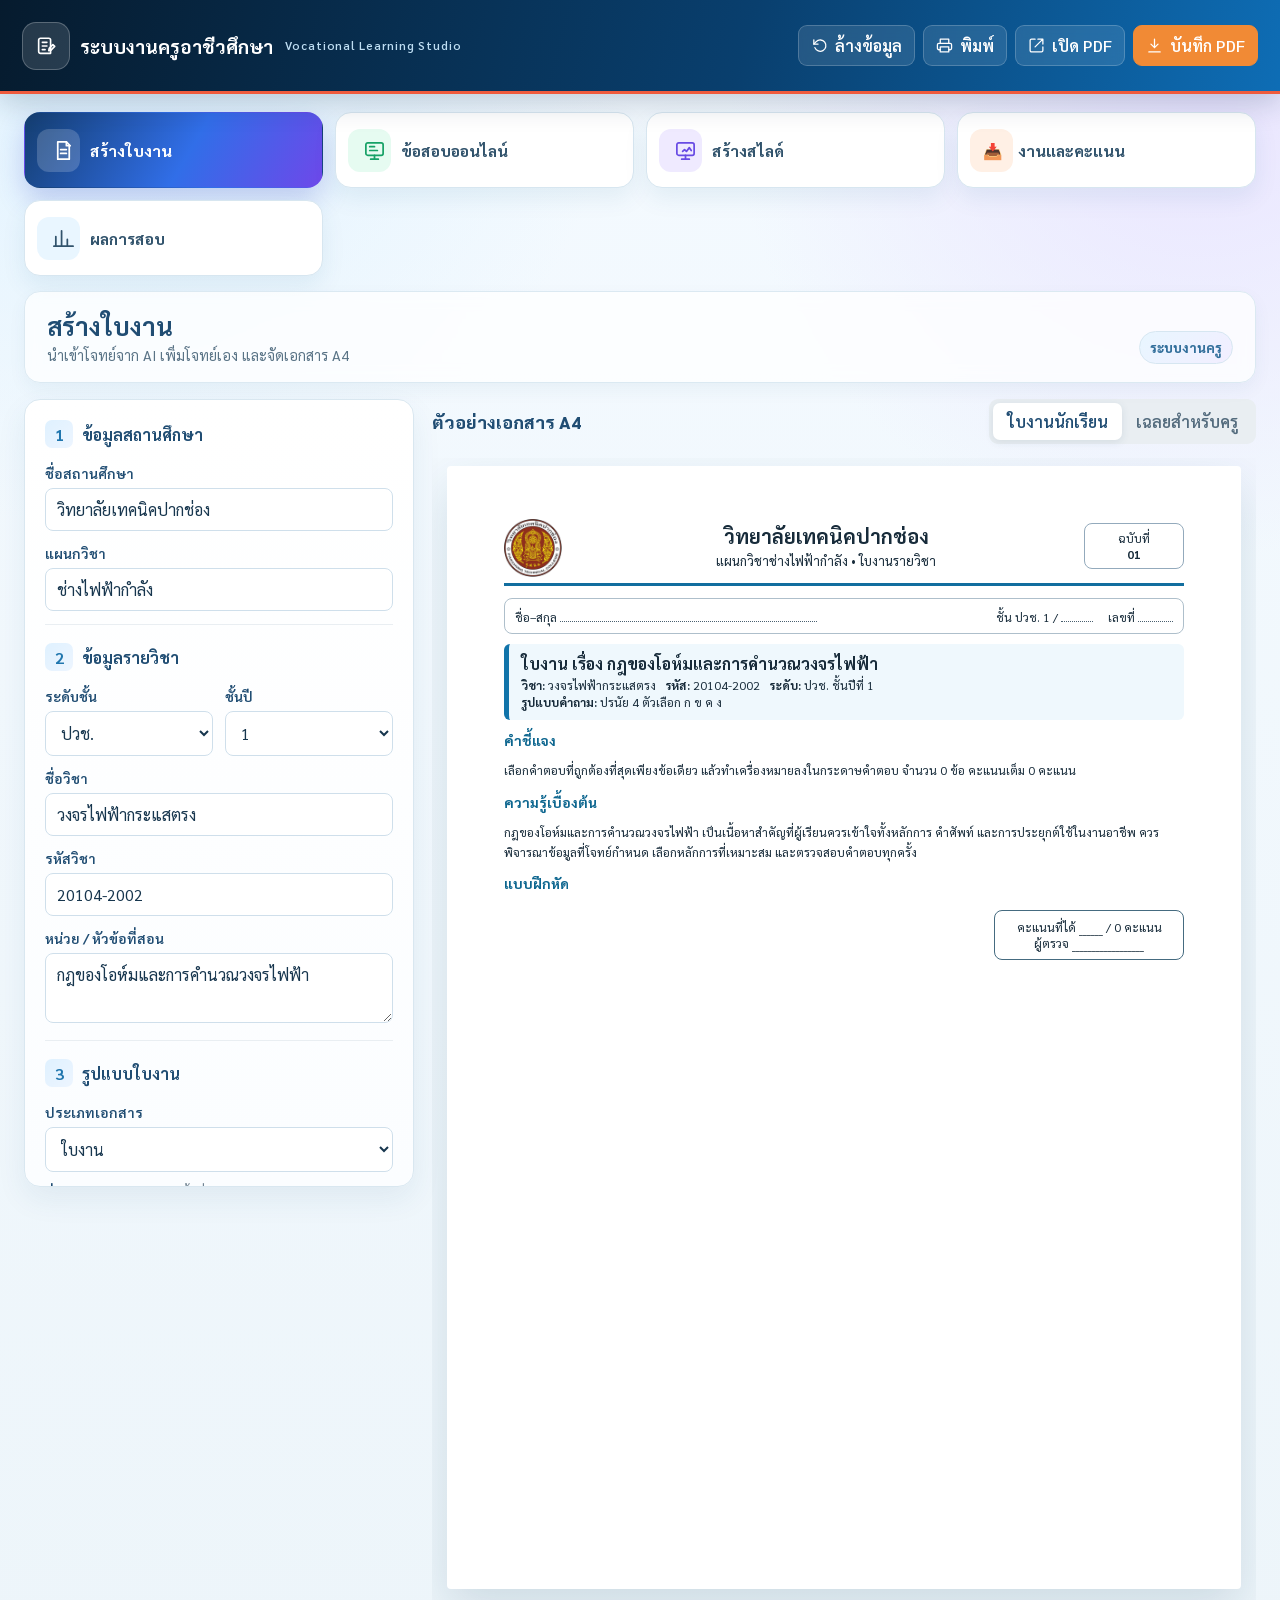
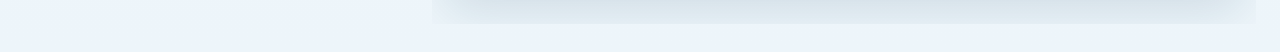
<file: index.html>
<!doctype html>
<html lang="th">
<head>
  <meta charset="UTF-8" />
  <meta name="viewport" content="width=device-width,initial-scale=1" />
  <meta name="robots" content="noindex,nofollow,noarchive,nosnippet,noimageindex" />
  <meta name="googlebot" content="noindex,nofollow,noarchive,nosnippet,noimageindex" />
  <meta name="description" content="ระบบสร้างใบงานอาชีวศึกษา A4 พร้อมเฉลยสำหรับครู" />
  <title>ระบบงานครูอาชีวศึกษา</title>
  <link rel="preconnect" href="https://fonts.googleapis.com">
  <link rel="preconnect" href="https://fonts.gstatic.com" crossorigin>
  <link href="https://fonts.googleapis.com/css2?family=Sarabun:wght@400;500;600;700&display=swap" rel="stylesheet" media="print" onload="this.media='all'">
  <style>
    :root{--ink:#16324f;--muted:#64748b;--blue:#0f6097;--sky:#dff3ff;--line:#dbe4ec;--paper:#fff;--bg:#eef4f8;--orange:#f59e0b;--shadow:0 18px 50px rgba(25,55,80,.12)}
    *{box-sizing:border-box} body{margin:0;font-family:"TH Sarabun New","Sarabun",sans-serif;color:var(--ink);background:var(--bg);font-size:16px}
    button,input,select,textarea{font:inherit} button{cursor:pointer}.appbar{height:68px;background:#073b5f;color:white;display:flex;align-items:center;justify-content:space-between;padding:0 28px;position:sticky;top:0;z-index:20;box-shadow:0 3px 14px #073b5f22}.brand{display:flex;align-items:center;gap:12px;font-weight:700;font-size:1.08rem}.brandmark{width:38px;height:38px;border-radius:12px;display:grid;place-items:center;background:#fff;color:#0f6097}.actions{display:flex;gap:10px}.btn{border:0;border-radius:11px;padding:10px 16px;font-weight:600;display:inline-flex;align-items:center;gap:7px}.btn-light{background:#fff;color:#174565}.btn-primary{background:var(--orange);color:#332000}.workspace{max-width:1500px;margin:0 auto;padding:24px;display:grid;grid-template-columns:minmax(310px,390px) 1fr;gap:24px;align-items:start}.panel{background:#fff;border:1px solid #e2ebf2;border-radius:18px;box-shadow:0 10px 30px #143b5810}.form-panel{padding:22px;position:sticky;top:92px;max-height:calc(100vh - 112px);overflow:auto}.section-title{margin:0 0 16px;font-size:1.12rem;display:flex;align-items:center;gap:9px}.section-title span{width:28px;height:28px;border-radius:9px;background:var(--sky);display:grid;place-items:center;color:var(--blue)}.grid2{display:grid;grid-template-columns:1fr 1fr;gap:12px}.field{margin-bottom:13px}.field label{display:block;font-size:.88rem;font-weight:600;margin:0 0 6px}.field input,.field select,.field textarea{width:100%;border:1px solid #cfdce6;border-radius:10px;background:#fbfdff;padding:10px 11px;color:#17364e;outline:none}.field textarea{min-height:70px;resize:vertical}.field input:focus,.field select:focus,.field textarea:focus{border-color:#1581bc;box-shadow:0 0 0 3px #cdeeff}.divider{height:1px;background:#e6edf3;margin:8px 0 18px}.generate{width:100%;justify-content:center;background:#0f6097;color:#fff;padding:12px;margin-top:4px}.preview-wrap{min-width:0}.preview-head{display:flex;justify-content:space-between;align-items:center;margin-bottom:14px}.preview-head h2{font-size:1.1rem;margin:0}.tabs{display:flex;background:#dde8ef;padding:4px;border-radius:11px}.tab{border:0;background:transparent;padding:8px 14px;border-radius:8px;color:#536b7d;font-weight:600}.tab.active{background:white;color:#0f6097;box-shadow:0 2px 8px #244a631c}.paper-stage{overflow:auto;padding:8px 8px 35px}.paper{width:210mm;min-height:297mm;margin:0 auto;background:var(--paper);box-shadow:var(--shadow);padding:14mm 15mm;color:#172b3a}.doc-header{display:grid;grid-template-columns:64px 1fr 100px;align-items:center;border-bottom:3px solid #126e9f;padding-bottom:10px}.crest{width:54px;height:54px;border-radius:50%;background:#e5f5fd;border:2px solid #126e9f;display:grid;place-items:center;font-size:24px}.doc-title{text-align:center}.doc-title h1{font-size:20px;margin:0}.doc-title p{margin:3px 0 0;font-size:13px}.doc-no{text-align:center;border:1px solid #93aabc;border-radius:8px;padding:6px;font-size:12px}.student-line{margin:12px 0 10px;border:1px solid #aebfcb;border-radius:8px;padding:8px 10px;font-size:12px;display:flex;gap:15px;flex-wrap:wrap}.blank{display:inline-block;border-bottom:1px dotted #4a6070;min-width:110px;height:15px}.student-line>span:first-child{flex:1 1 95mm;white-space:nowrap}.student-line>span:first-child .blank{min-width:68mm}.doc-meta{background:#eff8fd;border-left:5px solid #1174aa;border-radius:6px;padding:9px 12px;margin:10px 0}.doc-meta h2{font-size:16px;margin:0 0 3px}.doc-meta p{font-size:12px;margin:1px 0}.block{margin:11px 0}.block h3{font-size:14px;color:#0d668f;margin:0 0 5px}.block p,.block li{font-size:12px;line-height:1.65}.block ol,.block ul{margin:4px 0;padding-left:22px}.exercise{margin:10px 0 0;padding:0;list-style:none;counter-reset:q}.exercise>li{counter-increment:q;margin:0 0 14px;padding-left:24px;position:relative;font-size:12px;break-inside:avoid}.exercise>li:before{content:counter(q) ".";position:absolute;left:0;font-weight:700}.answer-lines{height:34px;border-bottom:1px dotted #8b9aa5}.choices{display:grid;grid-template-columns:1fr 1fr;gap:4px 18px;margin-top:5px}.scorebox{margin-top:18px;margin-left:auto;width:190px;border:1.5px solid #456b80;border-radius:8px;padding:8px;text-align:center;font-size:12px}.teacher-badge{display:none;background:#fff3d8;color:#7a4b00;border:1px solid #f2c76f;padding:7px 10px;border-radius:8px;margin-bottom:10px;font-size:12px;font-weight:600}.teacher .teacher-badge{display:block}.answer{display:none;margin-top:4px;background:#fff8e8;border-radius:5px;padding:5px 7px;color:#7b4d00}.teacher .answer{display:block}.foot{text-align:center;color:#6a7b86;font-size:10px;margin-top:18px;border-top:1px solid #d8e1e7;padding-top:6px}.empty-note{display:none}
    @media(max-width:1050px){.workspace{grid-template-columns:1fr}.form-panel{position:static;max-height:none}.paper-stage{padding-inline:0}.paper{transform-origin:top left}.preview-wrap{overflow:hidden}}
    @media(max-width:760px){.appbar{padding:0 14px}.brand span:last-child{display:none}.actions .label{display:none}.workspace{padding:14px}.grid2{grid-template-columns:1fr}.paper-stage{overflow:auto}.paper{width:210mm}.preview-head{align-items:flex-start;gap:8px;flex-direction:column}}
    .research-box{border:1px solid #b9dced;background:linear-gradient(145deg,#f4fbff,#eef7fb);border-radius:14px;padding:14px;margin:2px 0 16px}.research-title{display:flex;align-items:center;justify-content:space-between;gap:8px;margin-bottom:9px}.research-title b{font-size:.94rem}.ai-pill{font-size:.72rem;color:#075783;background:#d7f1ff;padding:3px 8px;border-radius:99px}.search-row{display:flex;gap:7px}.search-row input{min-width:0;flex:1}.mini-btn{border:0;border-radius:9px;padding:9px 11px;background:#0f6097;color:white;font-weight:600;white-space:nowrap}.source-status{font-size:.78rem;color:#5d7281;margin:7px 0 0}.source-status[data-tone="warning"]{color:#8b5600;background:#fff3d8;border:1px solid #f0ca7a;border-radius:8px;padding:7px 8px;font-weight:600}.source-status[data-tone="success"]{color:#17633d;background:#e8f8ee;border:1px solid #98d6af;border-radius:8px;padding:7px 8px;font-weight:600}.source-list,.image-list{display:grid;gap:7px;margin-top:9px}.source-card{border:1px solid #cfdee8;background:#fff;border-radius:9px;padding:8px;font-size:.78rem}.source-card.selected{border-color:#1590c8;box-shadow:0 0 0 2px #d4f1ff}.source-select{display:block;width:100%;padding:0;border:0;background:transparent;text-align:left;color:inherit;cursor:pointer}.source-card b{display:block;color:#0d5e89}.source-card span{display:block;color:#647786}.source-select small{display:block;margin-top:5px;color:#28779c;font-weight:600}.source-inspector{margin-top:8px;border-top:1px dashed #c9dce6;padding-top:7px}.source-inspector summary{cursor:pointer;color:#0d5e89;font-weight:700;list-style:none}.source-inspector summary::-webkit-details-marker{display:none}.source-inspector summary:before{content:'⌄';display:inline-block;margin-right:5px;transition:transform .15s}.source-inspector[open] summary:before{transform:rotate(180deg)}.source-inspector summary strong{float:right;color:#8a5a00;background:#fff0c8;border-radius:999px;padding:1px 7px;font-size:.72rem}.source-inspector-note,.source-choice-note{margin:7px 0 5px;color:#5b7180;font-size:.72rem}.source-choice-note{font-weight:600;color:#17658e}.source-preview{max-height:150px;overflow:auto;white-space:pre-wrap;line-height:1.55;color:#506a79;background:#f8fbfd;border:1px solid #dfebf1;border-radius:7px;padding:7px}.source-highlight{background:#ffe787;color:#423000;border-radius:3px;padding:1px 2px}.source-fact-list{display:grid;gap:5px;margin:7px 0 0;padding:0;list-style:none}.source-fact-list li{display:grid;grid-template-columns:auto 1fr;gap:7px;border-left:3px solid #28a3d1;background:#edfaff;border-radius:5px;padding:6px 7px;color:#1b566e}.source-fact-list li.fact-skipped{opacity:.64;border-left-color:#aebec8;background:#f5f7f8}.fact-toggle{align-self:start;border:1px solid #1995c6;border-radius:999px;background:#0f87b9;color:#fff;font:inherit;font-size:.68rem;font-weight:700;padding:3px 6px;white-space:nowrap;cursor:pointer}.fact-skipped .fact-toggle{border-color:#aebec8;background:#fff;color:#657783}.source-fact-list b{font-size:.73rem!important;color:#155872!important}.source-fact-list span{display:flex;gap:4px;flex-wrap:wrap;margin-top:3px}.source-fact-list em{font-style:normal;font-size:.66rem;background:#fff;border:1px solid #a8d9ec;border-radius:999px;padding:1px 5px;color:#24627d}.source-no-fact{margin:7px 0 0;border-left:3px solid #e0a43b;background:#fff8e6;color:#805918;padding:6px 7px;border-radius:5px;font-size:.72rem}.image-list{grid-template-columns:repeat(3,1fr)}.image-choice{aspect-ratio:1;border:2px solid transparent;border-radius:9px;overflow:hidden;background:#dbe8ee;padding:0}.image-choice.selected{border-color:#f59e0b}.image-choice img{width:100%;height:100%;object-fit:cover}.upload-label{display:block;text-align:center;margin-top:8px;border:1px dashed #98b8ca;border-radius:9px;padding:8px;font-size:.78rem;color:#17658e;cursor:pointer;background:#fff}.upload-label input{display:none}.ai-generate{background:linear-gradient(135deg,#7138c7,#0f78ae);margin-top:9px}.worksheet-image{display:grid;grid-template-columns:160px 1fr;gap:12px;align-items:center;border:1px solid #d8e5ec;border-radius:8px;padding:8px;margin:10px 0;break-inside:avoid}.worksheet-image img{width:160px;height:105px;object-fit:contain;background:#f6fafc;border-radius:5px}.worksheet-image p{font-size:10px;margin:0;color:#526875}.sources-print{font-size:10px;line-height:1.5;color:#526875;border-top:1px solid #dbe5eb;padding-top:6px;margin-top:12px}.source-warning{font-size:10px;background:#fff8e6;border:1px solid #f1d08a;padding:5px 7px;border-radius:5px;margin-top:5px}
    .crest{background:#fff;border:0}.crest img{width:58px;height:58px;object-fit:contain}.question-visual{margin:7px 0 3px;display:flex;align-items:center;justify-content:center;border:1px solid #dce6ec;border-radius:7px;padding:5px;background:#fbfdfe}.question-visual img{max-width:175px;max-height:105px;object-fit:contain}.paper .foot{display:none}.answer-lines{height:54px;padding-top:29px;overflow:hidden;color:#718391;letter-spacing:1.2px;white-space:nowrap}.answer-lines span{font-size:13px}.practice-image{margin:10px auto;text-align:center;break-inside:avoid}.practice-image img{max-width:75%;max-height:130px;object-fit:contain;border:1px solid #c8dce6;border-radius:9px;padding:5px}.practice-image figcaption{font-size:11px;color:#557084}.practice-summary{break-inside:avoid}
    .topic-basket{display:flex;flex-wrap:wrap;gap:6px;margin:9px 0}.topic-chip{border:1px solid #8dc7e3;background:#fff;color:#0b5d87;border-radius:999px;padding:5px 8px 5px 10px;font-size:.78rem;display:inline-flex;align-items:center;gap:6px}.topic-chip button{border:0;background:#dceff8;color:#315f76;border-radius:50%;width:20px;height:20px;padding:0}.content-count{font-size:.76rem;font-weight:600;color:#0f6097;margin-top:5px}.build-note{font-size:.76rem;color:#5b7180;margin:7px 0;text-align:center}
    @page{size:A4;margin:0}
    @media print{body{background:#fff}.appbar,.form-panel,.preview-head{display:none!important}.workspace{display:block;padding:0;margin:0;max-width:none}.paper-stage{padding:0;overflow:visible}.paper{box-shadow:none;width:210mm;min-height:297mm;margin:0;padding:14mm 15mm}.preview-wrap{overflow:visible}.foot{position:relative}*{-webkit-print-color-adjust:exact;print-color-adjust:exact}}
  </style>
  <link rel="stylesheet" href="./teacher-dashboard.css?v=20260914v45">
  <link rel="stylesheet" href="./assignments.css?v=67">
</head>
<body>
  <header class="appbar"><div class="brand"><div class="brandmark"></div><span>ระบบงานครูอาชีวศึกษา</span></div><div class="actions"><button class="btn btn-light" id="resetBtn">↻ <span class="label">ล้างข้อมูล</span></button><button class="btn btn-light" id="printBtn">⌁ <span class="label">พิมพ์</span></button><button class="btn btn-light" id="openPdfBtn">▣ <span class="label">เปิด PDF</span></button><button class="btn btn-primary" id="downloadPdfBtn">↓ <span class="label">บันทึก PDF</span></button></div></header>
  <main class="workspace">
    <aside class="panel form-panel">
      <h2 class="section-title"><span>1</span>ข้อมูลสถานศึกษา</h2>
      <div class="field"><label for="school">ชื่อสถานศึกษา</label><input id="school" value="วิทยาลัยเทคนิคปากช่อง"></div>
      <div class="field"><label for="department">แผนกวิชา</label><input id="department" value="ช่างไฟฟ้ากำลัง"></div>
      <div class="divider"></div>
      <h2 class="section-title"><span>2</span>ข้อมูลรายวิชา</h2>
      <div class="grid2"><div class="field"><label for="level">ระดับชั้น</label><select id="level"><option>ปวช.</option><option>ปวส.</option></select></div><div class="field"><label for="year">ชั้นปี</label><select id="year"><option>1</option><option>2</option><option>3</option></select></div></div>
      <div class="field"><label for="subject">ชื่อวิชา</label><input id="subject" value="วงจรไฟฟ้ากระแสตรง"></div>
      <div class="field"><label for="code">รหัสวิชา</label><input id="code" value="20104-2002"></div>
      <div class="field"><label for="topic">หน่วย / หัวข้อที่สอน</label><textarea id="topic">กฎของโอห์มและการคำนวณวงจรไฟฟ้า</textarea></div>
      <div class="divider"></div>
      <h2 class="section-title"><span>3</span>รูปแบบใบงาน</h2>
      <div class="field"><label for="docKind">ประเภทเอกสาร</label><select id="docKind"><option>ใบงาน</option><option>แบบทดสอบเก็บคะแนน</option><option>ข้อสอบกลางภาค</option><option>ข้อสอบปลายภาค</option></select></div>
      <div class="field"><label for="customTitle">ชื่อเอกสาร <span style="font-weight:400;color:#718392">(ไม่กรอกจะตั้งชื่อให้อัตโนมัติ)</span></label><input id="customTitle" placeholder="เช่น ใบงานหน่วยที่ 2 การวิเคราะห์วงจร"></div>
      <div class="field"><label for="type">รูปแบบคำถาม</label><select id="type"><option>ถาม–ตอบ</option><option>เติมคำ</option><option selected>ปรนัย 4 ตัวเลือก ก ข ค ง</option><option>คำนวณ</option><option value="วิเคราะห์" hidden>วิเคราะห์</option><option>ใบงานปฏิบัติ</option><option>แบบผสม</option><option>มายแมป</option><option>จับคู่ภาพกับชื่อหรือเนื้อหา</option></select></div>
      <div class="grid2"><div class="field"><label for="count">จำนวนข้อ <span style="font-weight:400;color:#718392">(สูงสุด 60)</span></label><input id="count" type="number" min="1" max="60" value="10"></div><div class="field"><label for="difficulty">ระดับความยาก</label><select id="difficulty"><option>ง่าย</option><option selected>ปานกลาง</option><option>ยาก</option></select></div></div>
      <div class="research-box external-source-box">
        <div class="research-title"><b>แหล่งข้อมูลภายนอก</b><span class="ai-pill">อ้างอิงเพิ่มเติม</span></div>
        <p class="source-status">ระบบจะไม่ตัดหรือดึงข้อความจากเว็บไซต์อัตโนมัติแล้ว หากต้องการค้นข้อมูลเพิ่มเติมให้เปิด Google แล้วนำสาระที่ตรวจสอบแล้วกลับมาใช้กับ AI หรือเพิ่มโจทย์เอง</p>
        <div class="search-row"><input id="externalSearchQuery" aria-label="ค้นเว็บ" placeholder="คำค้น เช่น FutureLog Supplier"><button class="mini-btn secondary" id="externalGoogleBtn" type="button">เปิด Google</button></div>
      </div>
      <div id="legacyResearchHidden" style="display:none!important">
        <input id="researchQuery"><button id="researchBtn" type="button"></button>
        <div id="topicBasket"></div><div id="contentCount"></div><p id="researchStatus"></p>
        <div id="sourceList"></div><div id="imageList"></div>
        <input id="manualSourceTitle"><input id="manualSourceUrl"><textarea id="manualSourceText"></textarea>
        <button id="webSearchBtn" type="button"></button><button id="addManualSourceBtn" type="button"></button>
        <input type="file" id="imageUpload" accept="image/*">
        <button id="aiGenerateBtn" type="button"></button>
      </div>
      <button class="btn generate" id="generateBtn">สร้าง/อัปเดตใบงาน</button>
    </aside>
    <section class="preview-wrap">
      <div class="preview-head"><h2>ตัวอย่างเอกสาร A4</h2><div class="tabs"><button class="tab active" data-view="student">ใบงานนักเรียน</button><button class="tab" data-view="teacher">เฉลยสำหรับครู</button></div></div>
      <div class="paper-stage"><article class="paper" id="paper"></article></div>
    </section>
  </main>
  <script>
    const $=id=>document.getElementById(id); const fields=['school','department','level','year','subject','code','topic','type','count','difficulty'];
    const presets={
'มายแมป':{instruction:'เติมแผนผังความคิด',objectives:['เชื่อมโยงความรู้ตามหัวข้อได้']},
'จับคู่ภาพกับชื่อหรือเนื้อหา':{instruction:'จับคู่ภาพกับคำตอบ',objectives:['จำแนกภาพและความหมายได้']},
      'ปรนัย 4 ตัวเลือก ก ข ค ง':{instruction:'เลือกคำตอบที่ถูกต้องที่สุดเพียงข้อเดียว แล้วทำเครื่องหมายลงในกระดาษคำตอบ',objectives:['อธิบายความสัมพันธ์ระหว่างแรงดันไฟฟ้า กระแสไฟฟ้า และความต้านทานได้','เลือกใช้กฎของโอห์มในการแก้ปัญหาวงจรไฟฟ้าได้']},
      'ถาม–ตอบ':{instruction:'ตอบคำถามต่อไปนี้ให้ได้ใจความถูกต้องและกระชับ โดยเขียนคำตอบหลังคำว่า “ตอบ:”',objectives:['อธิบายหลักการสำคัญของหัวข้อที่กำหนดได้','สื่อสารคำตอบโดยใช้ศัพท์ทางวิชาชีพได้ถูกต้อง']},
      'เติมคำ':{instruction:'เติมคำหรือข้อความที่เหมาะสมลงในช่องว่างที่กำหนดด้วยจุด',objectives:['ระบุคำศัพท์และสาระสำคัญของหัวข้อได้']},
      'คำนวณ':{instruction:'แสดงวิธีทำ สูตร การแทนค่า และหน่วยของคำตอบให้ครบถ้วน',objectives:['เลือกสูตรที่สัมพันธ์กับโจทย์ได้','คำนวณและตรวจสอบความสมเหตุสมผลของคำตอบได้']},
      'วิเคราะห์':{instruction:'วิเคราะห์สถานการณ์ พร้อมอธิบายเหตุผลประกอบคำตอบอย่างเป็นลำดับ',objectives:['จำแนกข้อมูลสำคัญจากสถานการณ์ได้','เชื่อมโยงหลักการเพื่อเสนอแนวทางแก้ปัญหาได้']},
      'ใบงานปฏิบัติ':{instruction:'ปฏิบัติงานตามลำดับขั้นโดยคำนึงถึงความปลอดภัย และบันทึกผลลงในช่องว่างที่กำหนดด้วยจุด',objectives:['เตรียมเครื่องมือและปฏิบัติงานตามขั้นตอนได้','ตรวจสอบผลและสรุปผลการปฏิบัติงานได้']},
      'แบบผสม':{instruction:'ทำแบบฝึกหัดทุกส่วนตามคำสั่งของแต่ละข้อ พร้อมแสดงวิธีคิดเมื่อมีการคำนวณ',objectives:['อธิบายและประยุกต์ใช้ความรู้ในหัวข้อที่กำหนดได้','วิเคราะห์และแก้ปัญหาทางวิชาชีพอย่างเป็นระบบได้']}
    };
    const mcq=[['ข้อใดอธิบายความสัมพันธ์ตามกฎของโอห์มได้ถูกต้อง','แรงดันเท่ากับกระแสคูณความต้านทาน','กระแสเท่ากับแรงดันคูณความต้านทาน','ความต้านทานเท่ากับกำลังหารกระแส','แรงดันไม่สัมพันธ์กับกระแส','ก'],['เมื่อแรงดันคงที่และความต้านทานเพิ่มขึ้น กระแสไฟฟ้าจะเป็นอย่างไร','เพิ่มขึ้น','ลดลง','คงที่','เป็นศูนย์เสมอ','ข'],['หน่วยของความต้านทานไฟฟ้าคือข้อใด','โวลต์','แอมแปร์','โอห์ม','วัตต์','ค'],['วงจรมีแรงดัน 12 V และความต้านทาน 6 Ω จะมีกระแสเท่าใด','0.5 A','2 A','6 A','72 A','ข']];
    function qData(i,type,topic){const waiting=['รอสร้างจากเนื้อหาที่เลือก','เพิ่มหรือเลือกเนื้อหาด้านซ้าย','กดปุ่ม “สร้างจากเนื้อหาที่เลือก”','ระบบจะไม่ใช้โจทย์ตัวอย่างข้ามหัวข้อ','ตรวจส่วนที่ไฮไลต์ใต้เนื้อหาก่อนสร้าง','ยังไม่สร้างข้อสอบ'];if(type.includes('ปรนัย'))return waiting;if(type==='เติมคำ')return [`กรุณาเพิ่มเนื้อหาก่อนสร้างใบงานเรื่อง ${topic}`,null,null,null,null,'ระบบจะแสดงช่องเติมคำจากข้อความที่เลือก'];if(type==='ถาม–ตอบ')return [`กรุณาเพิ่มเนื้อหาก่อนสร้างใบงานเรื่อง ${topic}`,null,null,null,null,'ระบบจะแสดงคำถามจากข้อความที่เลือก'];if(type==='คำนวณ')return [`กรุณาเพิ่มเนื้อหาที่มีข้อมูลคำนวณก่อนสร้างใบงานเรื่อง ${topic}`,null,null,null,null,'ระบบจะไม่สร้างโจทย์คำนวณเองหากไม่มีข้อมูลในเนื้อหา'];if(type==='ใบงานปฏิบัติ')return [`กรุณาเพิ่มเนื้อหาก่อนสร้างใบงานเรื่อง ${topic}`,null,null,null,null,'ระบบจะสร้างขั้นปฏิบัติจากเนื้อหาที่เลือก'];if(type==='วิเคราะห์')return [`กรุณาเพิ่มเนื้อหาก่อนสร้างใบงานเรื่อง ${topic}`,null,null,null,null,'ระบบจะสร้างคำถามวิเคราะห์จากเนื้อหาที่เลือก'];if(type==='แบบผสม')return waiting;return [`กรุณาเพิ่มเนื้อหาก่อนสร้างใบงานเรื่อง ${topic}`,null,null,null,null,'ระบบจะสร้างคำถามจากเนื้อหาที่เลือก'];}
    function esc(s){return String(s??'').replace(/[&<>\"]/g,c=>({'&':'&amp;','<':'&lt;','>':'&gt;','\"':'&quot;'}[c]))}
    function render(){const v=Object.fromEntries(fields.map(id=>[id,$(id).value.trim()]));v.count=Math.max(1,Math.min(60,Number(v.count)||1));$('count').value=v.count;const p=presets[v.type];let qs='';for(let i=0;i<v.count;i++){const q=qData(i,v.type,v.topic);const choices=q[1]?`<div class="choices"><span>ก. ${q[1]}</span><span>ข. ${q[2]}</span><span>ค. ${q[3]}</span><span>ง. ${q[4]}</span></div>`:(v.type==='ถาม–ตอบ'?'<div class="answer-inline"><b>ตอบ:</b><span></span></div>':v.type==='เติมคำ'?'':'<div class="answer-lines"><span>................................................................................................</span></div>');qs+=`<li>${esc(q[0])}${choices}<div class="answer"><b>เฉลย:</b> ${esc(q[5])}</div></li>`}
      $('paper').innerHTML=`<div class="teacher-badge">เอกสารสำหรับครู • มีแนวคำตอบกำกับทุกข้อ</div><header class="doc-header"><div class="crest">⚡</div><div class="doc-title"><h1>${esc(v.school)}</h1><p>แผนกวิชา${esc(v.department)} • ใบงานรายวิชา</p></div><div class="doc-no">ใบงานที่<br><b>01</b></div></header><div class="student-line"><span>ชื่อ–สกุล <i class="blank"></i></span><span>ชั้น ${esc(v.level)} ${esc(v.year)} / <i class="blank" style="min-width:32px"></i></span><span>เลขที่ <i class="blank" style="min-width:35px"></i></span></div><section class="doc-meta"><h2>${esc(v.topic)}</h2><p><b>วิชา:</b> ${esc(v.subject)} &nbsp; <b>รหัส:</b> ${esc(v.code)} &nbsp; <b>ระดับ:</b> ${esc(v.level)} ชั้นปีที่ ${esc(v.year)}</p><p><b>ประเภท:</b> ${esc(v.type)} &nbsp; <b>ระดับความยาก:</b> ${esc(v.difficulty)}</p></section><section class="block"><h3>คำชี้แจง</h3><p>${p.instruction} จำนวน ${v.count} ข้อ คะแนนเต็ม ${v.count} คะแนน</p></section><section class="block"><h3>ความรู้เบื้องต้น</h3><p>${esc(v.topic)} เป็นเนื้อหาสำคัญที่ผู้เรียนควรเข้าใจทั้งหลักการ คำศัพท์ และการประยุกต์ใช้ในงานอาชีพ ควรพิจารณาข้อมูลที่โจทย์กำหนด เลือกหลักการที่เหมาะสม และตรวจสอบคำตอบทุกครั้ง</p></section><section class="block"><h3>แบบฝึกหัด</h3><ol class="exercise">${qs}</ol></section><div class="scorebox">คะแนนที่ได้ ______ / ${v.count} คะแนน<br>ผู้ตรวจ __________________</div>`;localStorage.setItem('vocWorksheetDraft',JSON.stringify(v));}
    document.querySelectorAll('.tab').forEach(t=>t.onclick=()=>{document.querySelectorAll('.tab').forEach(x=>x.classList.remove('active'));t.classList.add('active');$('paper').classList.toggle('teacher',t.dataset.view==='teacher')});
    $('generateBtn').onclick=render;$('printBtn').onclick=()=>window.print();$('resetBtn').onclick=()=>{if(confirm('ต้องการล้างข้อมูลและกลับค่าเริ่มต้นหรือไม่?')){localStorage.removeItem('vocWorksheetDraft');location.reload()}};
    fields.forEach(id=>$(id).addEventListener('input',()=>{clearTimeout(window.rt);window.rt=setTimeout(()=>window.render(),180)}));try{const d=JSON.parse(localStorage.getItem('vocWorksheetDraft'));if(d)fields.forEach(id=>{if(d[id]!=null)$(id).value=d[id]})}catch(e){}render();
  </script>
  <!-- PDF library is loaded on demand by pdf-fix.js. -->
  <script src="./research.js?v=20260911v28"></script>
  <script>document.addEventListener("DOMContentLoaded",()=>{const b=document.getElementById("externalGoogleBtn"),q=document.getElementById("externalSearchQuery");if(b)b.onclick=()=>{const s=(q?.value||document.getElementById("topic")?.value||"").trim();window.open("https://www.google.com/search?q="+encodeURIComponent(s),"_blank","noopener")}});</script>
  <script src="./quality-v2.js?v=20260914v43"></script>
  <link rel="stylesheet" href="./studio.css?v=20260911v28">
  <style>
    /* ถาม–ตอบ: คำว่า ตอบ: และเส้นเดียวต่อเนื่องกัน */
    .answer-inline{display:flex;align-items:flex-end;gap:7px;margin-top:8px;max-width:160mm;min-height:18px;font-size:12px}.answer-inline b{white-space:nowrap}.answer-inline span{display:block;flex:1;border-bottom:1px dotted #718391;height:15px}
    /* มายแมพ: จุดกลางและช่องเขียนสองฝั่ง โดยไม่มีเส้นโยง */
    .map-roots,.map-flourish,.map-cloud,.map-branch:before,.map-branch b,.map-artboard:before,.map-artboard:after{display:none!important}
    .map-artboard{min-height:148mm;background:linear-gradient(145deg,#f5fbff 0%,#fffdf5 100%);border:1px solid #c8dce7;border-radius:10px}
    .map-branches{z-index:1}.map-branch{width:54mm;text-align:left}.map-branch:nth-child(1){left:2mm;right:auto;top:10%;bottom:auto;transform:none}.map-branch:nth-child(2){left:2mm;right:auto;top:39%;bottom:auto;transform:none}.map-branch:nth-child(3){left:2mm;right:auto;top:auto;bottom:10%;transform:none}.map-branch:nth-child(4){left:auto;right:2mm;top:10%;bottom:auto;transform:none}.map-branch:nth-child(5){left:auto;right:2mm;top:39%;bottom:auto;transform:none}.map-branch:nth-child(6){left:auto;right:2mm;top:auto;bottom:10%;transform:none}
    .map-center{z-index:2;width:52mm;min-height:62mm;padding:7mm 6mm 6mm;overflow:visible;border:2px solid #1378a9;border-radius:19px;background:linear-gradient(145deg,#ffffff,#e8f8ff);box-shadow:0 5px 0 #a8d9ee,0 12px 19px #355c7426}
    .map-center:before{content:'';position:absolute;inset:4mm;border:1px dashed #e8a52c;border-radius:14px;pointer-events:none}.map-center:after{display:none}
    .map-center img,.map-center span{position:relative;z-index:2}.map-center img{width:34mm;height:30mm;margin:0 0 4px;object-fit:contain;border-radius:9px;border:1px solid #bddbe8;background:#fff}.map-center span{padding:2px 5px;border-radius:7px;background:#ffffffdf;color:#124b68;line-height:1.25}
    .map-space{position:relative;height:29mm;margin:0;border:1.5px solid var(--branch,#6eb7d4);border-radius:9px;background:repeating-linear-gradient(to bottom,transparent 0,transparent 7mm,#b8cbd5 7mm,#b8cbd5 7.35mm),#ffffffeb;box-shadow:0 3px 8px #355c7410}
    .map-space:before,.map-space:after{display:none}
  </style>
  <script src="./studio.js?v=20260914v43"></script>
  <script src="./manual.js?v=20260914v43"></script>
  <script src="./pdf-fix.js?v=67"></script>
  <script src="./exam-publish.js?v=20261004v57-fix1"></script>
  <link rel="stylesheet" href="./slide-builder.css?v=20260914v42">
  <!-- PowerPoint library loads locally only when exporting. -->
  <script src="./slide-builder.js?v=67"></script>
  <script src="./teacher-dashboard.js?v=20261005v67"></script>
  <script src="./work-api.js?v=67"></script>
  <script src="./qrcode.min.js?v=58"></script>
  <script src="./work-status.js?v=67"></script><script src="./assignments.js?v=67"></script>
</body>
</html>
</file>
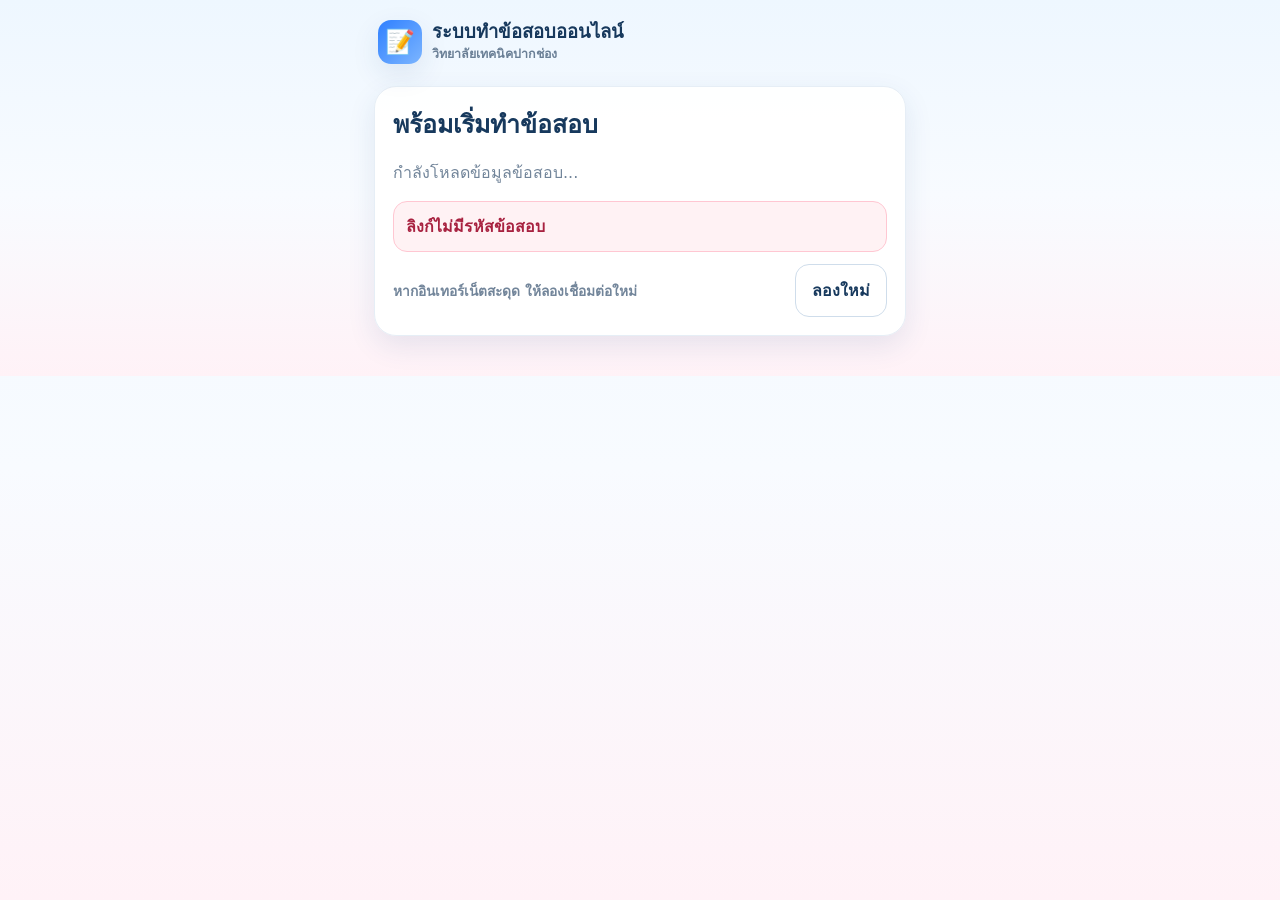
<file: student-exam-final.html>
<!doctype html>
<html lang="th">
<head>
<meta charset="utf-8">
<meta name="viewport" content="width=device-width,initial-scale=1,viewport-fit=cover">
<meta name="robots" content="noindex,nofollow,noarchive,nosnippet">
<title>ระบบทำข้อสอบออนไลน์</title>
<style>
:root{
  --ink:#17395d;
  --ink2:#35526f;
  --blue:#2f80ff;
  --blue2:#68a7ff;
  --pink:#ff7eb7;
  --pink-soft:#ffe7f1;
  --sky:#eef7ff;
  --line:#dce8f3;
  --ok:#31b768;
  --warn:#fff4f6;
  --shadow:0 10px 28px rgba(31,73,125,.10);
}
*{box-sizing:border-box}
html,body{margin:0;min-height:100%;font-family:"Sarabun","Noto Sans Thai",system-ui,-apple-system,sans-serif;color:var(--ink);background:linear-gradient(180deg,#eef7ff 0%,#f8fbff 52%,#fff2f7 100%)}
button,input{font:inherit}
body{padding-bottom:env(safe-area-inset-bottom)}
.wrap{max-width:560px;margin:auto;padding:14px 14px 28px}
.brand{display:flex;align-items:center;gap:10px;padding:6px 4px 10px}
.brandIcon{width:44px;height:44px;border-radius:13px;background:linear-gradient(135deg,#2f80ff,#7cb5ff);display:grid;place-items:center;color:#fff;font-size:24px;box-shadow:var(--shadow)}
.brandText{font-weight:900;font-size:1.15rem;line-height:1.2}
.brandSub{font-size:.78rem;color:#6a7f96;font-weight:700}
.card{background:rgba(255,255,255,.96);border:1px solid #e6eef6;border-radius:22px;padding:18px;box-shadow:var(--shadow);margin:12px 0}
.hidden{display:none!important}
.muted{color:#72859a}
.warn{background:#fff2f4;border:1px solid #ffc7d2;color:#a82240;border-radius:14px;padding:12px;margin-top:12px;font-weight:700}
.ok{background:#ecfff3;border:1px solid #b6efc9;color:#11663a;border-radius:14px;padding:14px;font-weight:800}
.field{margin:12px 0}
.field label{display:block;font-weight:900;margin-bottom:6px}
.field input{width:100%;border:1px solid #d4e1ec;border-radius:14px;padding:13px 14px;background:#fbfdff;color:var(--ink);outline:none}
.field input:focus{border-color:#80b6ff;box-shadow:0 0 0 4px #dcecff}
.btn{border:0;border-radius:14px;padding:13px 16px;font-weight:900;cursor:pointer}
.btnPrimary{background:linear-gradient(135deg,#2f80ff,#4d96ff);color:#fff;box-shadow:0 8px 18px #2f80ff2f}
.btnSoft{background:#fff;border:1px solid #cfddeb;color:var(--ink)}
.full{width:100%}

.examShell{padding-top:6px}
.studentTop{display:grid;grid-template-columns:1fr 1fr;gap:10px;margin-bottom:10px}
.infoChip{background:#fff;border:1px solid #e1ecf5;border-radius:16px;padding:10px 12px;box-shadow:0 6px 18px #17395d0d;min-width:0}
.infoLabel{font-size:.72rem;color:#7c8fa2;font-weight:800}
.infoValue{font-weight:900;font-size:.9rem;white-space:nowrap;overflow:hidden;text-overflow:ellipsis}

.statusCard{background:#fff;border:1px solid #e6eef6;border-radius:22px;padding:16px;box-shadow:var(--shadow);margin-bottom:12px}
.statusRow{display:flex;align-items:flex-end;justify-content:space-between;gap:10px}
.qCount{font-size:2rem;font-weight:1000;letter-spacing:-.03em}
.badge{display:inline-block;padding:6px 10px;border-radius:999px;background:var(--pink-soft);color:#d7427d;font-weight:900;font-size:.8rem}
.timerBox{text-align:right}
.timerLabel{font-size:.75rem;color:#7a8da1;font-weight:800}
.timer{font-size:1.65rem;font-weight:1000;color:#1769d2;line-height:1}
.progress{height:9px;background:#e7eef5;border-radius:999px;overflow:hidden;margin-top:14px}
.progress>div{height:100%;width:0;background:linear-gradient(90deg,#ff7eb7,#2f80ff);transition:width .2s}
.progressMeta{display:flex;justify-content:space-between;gap:8px;margin-top:7px;color:#71859b;font-size:.75rem;font-weight:800}

.questionCard{background:#fff;border:1px solid #e6eef6;border-radius:22px;padding:18px;box-shadow:var(--shadow)}
.qText{font-size:1.12rem;font-weight:1000;line-height:1.55;margin-bottom:14px}
.choice{display:flex;gap:12px;align-items:flex-start;border:1px solid #dce7f1;border-radius:16px;padding:14px;margin:10px 0;background:#fbfdff;cursor:pointer;transition:.15s}
.choice:active{transform:scale(.995)}
.choice input{width:21px;height:21px;margin:2px 0 0;accent-color:#2f80ff;flex:0 0 auto}
.choice:has(input:checked){border-color:#6aa7ff;background:#eef6ff;box-shadow:0 0 0 3px #dfeeff}
.choiceLetter{font-weight:1000}

.navRow{display:grid;grid-template-columns:1fr 1fr;gap:10px;margin-top:14px}
.navRow .btn{padding:12px 10px}
.submitbar{margin-top:10px}

.mascotCard{margin-top:14px;background:#fff;border:1px solid #e6eef6;border-radius:22px;overflow:hidden;box-shadow:var(--shadow)}
.mascotCard img{display:block;width:100%;height:auto}
.tip{margin-top:2px;background:linear-gradient(135deg,#ffe7f1,#fff5c9);border-radius:18px;padding:13px 15px;font-weight:900;color:#664863}

.leaveBadge{display:inline-flex;align-items:center;gap:6px;font-size:.75rem;font-weight:900;color:#a82240;background:#fff1f4;border-radius:999px;padding:6px 9px}

.submitNote{margin:10px 0 0;text-align:center;color:#7a8da1;font-size:.82rem;font-weight:800}.submitLocked{opacity:.5;filter:grayscale(.15);cursor:not-allowed!important}
#doneCard{text-align:center;padding-top:24px;padding-bottom:24px}
.doneEmoji{font-size:3rem;margin-bottom:8px}

@media (max-width:380px){
  .qCount{font-size:1.7rem}
  .timer{font-size:1.4rem}
}

.btn{transition:transform .08s ease,filter .15s ease,opacity .15s ease}
.btn:active{transform:scale(.97);filter:brightness(.93)}
.btn.is-loading{background:linear-gradient(135deg,#7f93aa,#a9b6c5)!important;color:#fff!important;cursor:wait!important}
.btn.is-success{background:linear-gradient(135deg,#24b468,#5fd48d)!important;color:#fff!important}
.btn:disabled{opacity:.62;cursor:not-allowed}
.retryBox{margin-top:12px;display:flex;gap:8px;align-items:center;flex-wrap:wrap}
.retryText{font-size:.86rem;color:#72859a;font-weight:800;flex:1}


.mascotState{margin-top:14px;background:linear-gradient(180deg,#f8fbff,#fff);border:1px solid #e6eef6;border-radius:22px;overflow:hidden;box-shadow:var(--shadow);display:grid;grid-template-columns:44% 1fr;align-items:end;min-height:245px}
.mascotState img{width:100%;height:245px;object-fit:cover;object-position:center center;display:block}
.mascotBubble{align-self:center;margin:16px 16px 16px 0;background:#f2f8ff;border:2px solid #7fb6ff;border-radius:20px;padding:14px 15px;font-weight:1000;line-height:1.5;color:#24496e;position:relative}
.mascotBubble:before{content:"";position:absolute;left:-12px;top:50%;transform:translateY(-50%);border-width:10px 12px 10px 0;border-style:solid;border-color:transparent #7fb6ff transparent transparent}
.reviewCard{background:#fff;border:1px solid #e6eef6;border-radius:22px;padding:18px;box-shadow:var(--shadow);margin:12px 0}
.reviewHead{display:flex;justify-content:space-between;gap:10px;align-items:center;margin-bottom:12px}
.reviewResult{padding:10px 12px;border-radius:12px;font-weight:900;margin-top:10px}
.reviewCorrect{background:#ecfff3;color:#12643a;border:1px solid #b7efc9}
.reviewWrong{background:#fff1f3;color:#a51f3d;border:1px solid #ffc8d2}
.reviewNav{display:grid;grid-template-columns:1fr 1fr;gap:10px;margin-top:14px}
@media(max-width:430px){.mascotState{grid-template-columns:44% 1fr;min-height:200px}.mascotState img{height:200px}.mascotBubble{font-size:.9rem;padding:12px}}


#startBtn.is-loading,#submitBtn.is-loading{filter:saturate(.75);box-shadow:0 0 0 4px rgba(47,128,255,.15) inset}
#startBtn.is-success,#submitBtn.is-success{box-shadow:0 0 0 4px rgba(49,183,104,.14) inset}
</style>
</head>
<body>
<main class="wrap">
  <div class="brand">
    <div class="brandIcon">📝</div>
    <div>
      <div class="brandText">ระบบทำข้อสอบออนไลน์</div>
      <div class="brandSub">วิทยาลัยเทคนิคปากช่อง</div>
    </div>
  </div>

  <section class="card" id="startCard">
    <h1 style="margin:0 0 8px;font-size:1.55rem">พร้อมเริ่มทำข้อสอบ</h1>
    <p id="examInfo" class="muted">กำลังโหลดข้อมูลข้อสอบ...</p>
    <div id="loadError" class="warn hidden"></div><div id="retryBox" class="retryBox hidden"><div class="retryText">หากอินเทอร์เน็ตสะดุด ให้ลองเชื่อมต่อใหม่</div><button class="btn btnSoft" id="retryBtn" type="button">ลองใหม่</button></div>
    <div id="loginFields" class="hidden">
      <div class="field">
        <label>ชื่อ–นามสกุล</label>
        <input id="studentName" maxlength="100" autocomplete="name" placeholder="กรอกชื่อ–นามสกุล">
      </div>
      <div class="field">
        <label>รหัสนักเรียน / นักศึกษา</label>
        <input id="studentId" maxlength="30" autocomplete="off" placeholder="กรอกรหัสนักเรียน">
      </div>
      <div class="warn">เมื่อเริ่มสอบ ระบบจะจับเวลา และบันทึกเมื่อสลับแอปหรือเปลี่ยนแท็บจริง</div>
      <button class="btn btnPrimary full" id="startBtn" style="margin-top:14px">เริ่มทำข้อสอบ</button>
    </div>
  </section>

  <section id="examArea" class="hidden examShell">
    <div class="studentTop">
      <div class="infoChip">
        <div class="infoLabel">ผู้เข้าสอบ</div>
        <div class="infoValue" id="studentTopName">-</div>
      </div>
      <div class="infoChip">
        <div class="infoLabel">รหัสนักเรียน</div>
        <div class="infoValue" id="studentTopId">-</div>
      </div>
    </div>

    <div class="statusCard">
      <div class="statusRow">
        <div>
          <div class="qCount" id="qCounter">ข้อ 1 / 1</div>
          <div class="badge">ปรนัย 4 ตัวเลือก</div>
        </div>
        <div class="timerBox">
          <div class="timerLabel">เวลาที่เหลือ</div>
          <div class="timer" id="timer">--:--</div>
        </div>
      </div>
      <div class="progress"><div id="progressBar"></div></div>
      <div class="progressMeta">
        <span id="progressText">ตอบแล้ว 0/0 ข้อ</span>
        <span class="leaveBadge" id="leaveStat">ออกจากหน้า 0 ครั้ง</span>
      </div>
    </div>

    <section class="questionCard">
      <div class="qText" id="qText"></div>
      <div id="choicesWrap"></div>
      <div class="navRow">
        <button class="btn btnSoft" id="prevBtn">← ข้อก่อนหน้า</button>
        <button class="btn btnPrimary" id="nextBtn">ข้อต่อไป →</button>
      </div>
    </section>

    <div class="mascotState">
      <img id="mascotImg" src="[data-uri]" alt="ครูชัชวาลให้กำลังใจ">
      <div class="mascotBubble" id="mascotMsg">ตั้งใจทำข้อสอบนะครับ ทำได้แน่นอน! 💪</div>
    </div>

    <div class="tip">💡 อ่านคำถามให้ละเอียด และตรวจคำตอบก่อนกดส่งนะครับ</div>

    <div class="submitbar">
      <button class="btn btnPrimary full submitLocked" id="submitBtn" disabled>ส่งข้อสอบ</button>
      <div class="submitNote" id="submitNote">ส่งข้อสอบได้เมื่อเวลาผ่านไปอย่างน้อย 50%</div>
    </div>
  </section>

  <section class="card hidden" id="doneCard">
    <div class="doneEmoji">🎉</div>
    <h2 style="margin-top:0">ส่งข้อสอบแล้ว</h2>
    <div id="doneText" class="ok"></div>
    <div class="mascotState" style="margin-top:16px">
      <img id="doneMascotImg" src="[data-uri]" alt="ครูชัชวาลแสดงความยินดี">
      <div class="mascotBubble">ส่งข้อสอบเรียบร้อยแล้วครับ ขอบคุณที่ตั้งใจทำ 🎉</div>
    </div>
  </section>
  <section class="reviewCard hidden" id="reviewArea">
    <div class="reviewHead">
      <h2 style="margin:0">ตรวจคำตอบและเฉลย</h2>
      <span class="badge" id="reviewCounter">ข้อ 1/1</span>
    </div>
    <div class="qText" id="reviewQuestion"></div>
    <div id="reviewChoices"></div>
    <div id="reviewResult" class="reviewResult"></div>
    <div class="reviewNav">
      <button class="btn btnSoft" id="reviewPrev">← ข้อก่อนหน้า</button>
      <button class="btn btnPrimary" id="reviewNext">ข้อต่อไป →</button>
    </div>
  </section>
</main>

<script>
const EXAM_API_URL='https://script.google.com/macros/s/AKfycbxunyrg12A_Fv4fM-6GZZ4rVXz07-EN_rRGsTbBQZmsLcjFnLeLgNX3t-vyHH8d7Xfqgw/exec';
const examId=new URLSearchParams(location.search).get('exam');
let exam=null,attemptId='',endServerMs=0,startServerMs=0,totalDurationMs=0,timerId=null,started=false,submitting=false,leaveCount=0,lastLeaveAt=0,currentQuestion=0;
const answers={};
const MASCOTS={"start": "[data-uri]", "doing": "[data-uri]", "half": "[data-uri]", "near": "[data-uri]", "before": "[data-uri]", "done": "[data-uri]", "sending": "[data-uri]", "after": "[data-uri]"};
let reviewData=null,reviewIndex=0;
const $=id=>document.getElementById(id);
const esc=s=>String(s??'').replace(/[&<>"]/g,c=>({'&':'&amp;','<':'&lt;','>':'&gt;','"':'&quot;'}[c]));

function apiOnce(p,timeout=20000){
  return new Promise((resolve,reject)=>{
    const cb='__studentcb_'+Date.now()+'_'+Math.random().toString(36).slice(2);
    const s=document.createElement('script');
    const t=setTimeout(()=>done(new Error('เชื่อมต่อระบบช้าเกินไป')),timeout);
    function done(err,data){
      clearTimeout(t);
      try{delete window[cb]}catch(_){window[cb]=undefined}
      s.remove();
      if(err)return reject(err);
      if(!data||!data.ok)return reject(new Error((data&&data.error)||'เกิดข้อผิดพลาด'));
      resolve(data);
    }
    window[cb]=data=>done(null,data);
    const u=new URL(EXAM_API_URL);
    Object.entries({...p,callback:cb,_t:Date.now()}).forEach(([k,v])=>{
      if(v!==undefined&&v!==null)u.searchParams.set(k,typeof v==='object'?JSON.stringify(v):String(v));
    });
    s.onerror=()=>done(new Error('เชื่อมต่อระบบไม่ได้'));
    s.src=u.href;
    document.head.appendChild(s);
  });
}

async function api(p,timeout=20000,retries=2){
  let lastErr;
  for(let i=0;i<=retries;i++){
    try{
      return await apiOnce(p,timeout);
    }catch(e){
      lastErr=e;
      if(i<retries) await new Promise(r=>setTimeout(r,900*(i+1)));
    }
  }
  throw lastErr||new Error('เชื่อมต่อระบบไม่ได้');
}

async function loadExam(){
  $('loadError').classList.add('hidden');
  $('retryBox')?.classList.add('hidden');
  $('examInfo').textContent='กำลังโหลดข้อมูลข้อสอบ...';
  try{
    if(!examId)throw Error('ลิงก์ไม่มีรหัสข้อสอบ');
    const d=await api({action:'getExam',examId},20000,2);
    exam=d.exam;
    $('examInfo').textContent=`${exam.title} • ${exam.questions.length} ข้อ • ${exam.duration} นาที`;
    $('loginFields').classList.remove('hidden');
  }catch(e){
    $('loadError').textContent=e.message;
    $('loadError').classList.remove('hidden');
    $('retryBox')?.classList.remove('hidden');
  }
}
$('retryBtn')?.addEventListener('click',()=>{
  $('retryBtn').classList.add('is-loading');
  $('retryBtn').textContent='กำลังเชื่อมต่อ...';
  loadExam().finally(()=>{
    $('retryBtn').classList.remove('is-loading');
    $('retryBtn').textContent='ลองใหม่';
  });
});

$('startBtn').onclick=async()=>{
  if(!exam||started)return;
  const studentName=$('studentName').value.trim(),studentId=$('studentId').value.trim();
  if(!studentName||!studentId){alert('กรุณากรอกชื่อและรหัสนักเรียน');return}
  const btn=$('startBtn');
  btn.disabled=true;
  btn.classList.add('is-loading');
  btn.textContent='กำลังเริ่มสอบ...';
  try{
    const d=await api({action:'startAttempt',examId,studentName,studentId},20000,2);
    attemptId=d.attemptId;
    startServerMs=Number(d.startMs)||Date.now();
    endServerMs=Number(d.endMs)||Date.now()+exam.duration*60000;
    totalDurationMs=Math.max(1000,endServerMs-startServerMs);
    btn.classList.remove('is-loading');
    btn.classList.add('is-success');
    btn.textContent='เริ่มสอบแล้ว ✓';
    await new Promise(r=>setTimeout(r,250));
    started=true;
    $('studentTopName').textContent=studentName;
    $('studentTopId').textContent=studentId;
    $('startCard').classList.add('hidden');
    $('examArea').classList.remove('hidden');
    currentQuestion=0;
    renderQuestion();
    stats();
    tick();
    timerId=setInterval(tick,1000);
    window.scrollTo({top:0,behavior:'smooth'});
  }catch(e){
    btn.classList.remove('is-loading','is-success');
    btn.textContent='เริ่มทำข้อสอบ';
    btn.disabled=false;
    alert(e.message);
  }
};

function renderQuestion(){
  if(!exam)return;
  const q=exam.questions[currentQuestion];
  $('qCounter').textContent=`ข้อ ${currentQuestion+1} / ${exam.questions.length}`;
  $('qText').textContent=q.q;
  $('choicesWrap').innerHTML=['ก','ข','ค','ง'].map(k=>`
    <label class="choice">
      <input type="radio" name="currentQ" value="${k}" ${answers[currentQuestion]===k?'checked':''}>
      <span><span class="choiceLetter">${k}.</span> ${esc(q.choices[k])}</span>
    </label>`).join('');
  document.querySelectorAll('input[name=currentQ]').forEach(r=>r.onchange=e=>{
    answers[currentQuestion]=e.target.value;
    e.target.closest('.choice')?.animate([{transform:'scale(.985)'},{transform:'scale(1)'}],{duration:140});
    stats();
  });
  $('prevBtn').disabled=currentQuestion===0;
  $('nextBtn').textContent=currentQuestion===exam.questions.length-1?'ตรวจคำตอบ ✓':'ข้อต่อไป →';
  updateMascotMessage();
  window.scrollTo({top:0,behavior:'smooth'});
}

$('prevBtn').onclick=()=>{
  const b=$('prevBtn');b.classList.add('is-loading');setTimeout(()=>b.classList.remove('is-loading'),180);
  if(currentQuestion>0){currentQuestion--;renderQuestion()}
};
$('nextBtn').onclick=()=>{
  const b=$('nextBtn');b.classList.add('is-loading');setTimeout(()=>b.classList.remove('is-loading'),180);
  if(currentQuestion<exam.questions.length-1){currentQuestion++;renderQuestion()}
  else $('submitBtn').scrollIntoView({behavior:'smooth',block:'center'});
};

function stats(){
  const n=Object.keys(answers).length,t=exam?.questions.length||0;
  $('progressText').textContent=`ตอบแล้ว ${n}/${t} ข้อ`;
  $('leaveStat').textContent=`ออกจากหน้า ${leaveCount} ครั้ง`;
  $('progressBar').style.width=(t?Math.round(n*100/t):0)+'%';
  updateMascotMessage();
}
function setMascot(state,message){
  const img=$('mascotImg'),msg=$('mascotMsg');
  if(img&&MASCOTS[state])img.src=MASCOTS[state];
  if(msg&&message)msg.textContent=message;
}
function updateMascotMessage(){
  if(!exam||!started)return;
  const total=exam.questions.length;
  const progress=(currentQuestion+1)/Math.max(1,total);
  const timeLeft=Math.max(0,endServerMs-Date.now());
  const totalMs=Math.max(1,totalDurationMs||exam.duration*60000);
  const elapsed=Math.max(0,totalMs-timeLeft);

  if(timeLeft>0 && timeLeft<=Math.min(5*60*1000,totalMs*.15)){
    setMascot('near','เหลือเวลาไม่มากแล้วครับ ตรวจข้อที่ยังไม่ได้ตอบด้วยนะครับ ⏰');
  }else if(elapsed>=totalMs*.5){
    setMascot('half','ผ่านครึ่งเวลาแล้วครับ ทำต่อได้เลยครับ 💪');
  }else if(progress>=.35){
    setMascot('doing','ไปข้อต่อไปกันเลยครับ ค่อย ๆ ทำทีละข้อ 😊');
  }else{
    setMascot('start','ตั้งใจทำข้อสอบนะครับ ทำได้แน่นอน! 👍');
  }
}



function updateSubmitLock(){
  if(!started||!exam)return;
  const totalMs=Math.max(1000,totalDurationMs||exam.duration*60000);
  const left=Math.max(0,endServerMs-Date.now());
  const elapsed=Math.max(0,totalMs-left);
  const unlocked=elapsed+1000>=totalMs*0.5;
  const btn=$('submitBtn');
  if(!btn)return;
  if(!submitting)btn.disabled=!unlocked;
  btn.classList.toggle('submitLocked',!unlocked);
  if(unlocked){
    $('submitNote').textContent='ครบ 50% ของเวลาแล้ว • สามารถส่งข้อสอบได้';
    if(!submitting)setMascot('before','ครบ 50% ของเวลาแล้วครับ ถ้าทำเสร็จให้ตรวจคำตอบให้เรียบร้อยก่อนส่งนะครับ 🙏');
  }else{
    const wait=Math.max(0,totalMs*0.5-elapsed);
    const sec=Math.ceil(wait/1000),m=Math.floor(sec/60),ss=sec%60;
    $('submitNote').textContent=`ส่งข้อสอบได้เมื่อเวลาผ่าน 50% • รออีก ${String(m).padStart(2,'0')}:${String(ss).padStart(2,'0')}`;
  }
}

function tick(){
  const left=Math.max(0,endServerMs-Date.now()),s=Math.ceil(left/1000),m=Math.floor(s/60),ss=s%60;
  $('timer').textContent=String(m).padStart(2,'0')+':'+String(ss).padStart(2,'0');
  updateSubmitLock();
  updateMascotMessage();
  if(left<=0)submitExam(true,'หมดเวลา');
}

async function leave(reason){
  if(!started||submitting)return;
  const n=Date.now();
  if(n-lastLeaveAt<1500)return;
  lastLeaveAt=n;
  leaveCount++;
  stats();
  api({action:'logEvent',examId,attemptId,event:reason,leaveCount}).catch(()=>{});
  if(leaveCount>=exam.maxLeave)await submitExam(true,'ออกจากหน้าสอบครบจำนวนที่กำหนด');
  else alert(`ตรวจพบการออกจากหน้าสอบ ครั้งที่ ${leaveCount}/${exam.maxLeave}`);
}

// นับเฉพาะเมื่อหน้าเว็บถูกซ่อนจริง ไม่ใช้ blur/fullscreenchange
document.addEventListener('visibilitychange',()=>{
  if(document.hidden) leave('hidden');
});

$('submitBtn').onclick=()=>{if($('submitBtn').disabled)return;submitExam(false,'ส่งด้วยตนเอง')};

async function submitExam(auto,reason){
  if(!started||submitting)return;
  const totalMs=Math.max(1000,totalDurationMs||exam.duration*60*1000);
  const elapsedMs=Math.max(0,totalMs-Math.max(0,endServerMs-Date.now()));
  if(!auto && elapsedMs < totalMs*.5){
    const remain=Math.ceil((totalMs*.5-elapsedMs)/60000);
    alert(`ยังส่งข้อสอบไม่ได้ ต้องรอให้เวลาผ่านอย่างน้อย 50% ก่อน${remain>0?` (ประมาณ ${remain} นาที)`:''}`);
    return;
  }
  if(!auto&&!confirm(`ยืนยันส่งข้อสอบ? ตอบแล้ว ${Object.keys(answers).length}/${exam.questions.length} ข้อ`))return;
  submitting=true;
  clearInterval(timerId);
  const btn=$('submitBtn');
  btn.disabled=true;
  btn.classList.add('is-loading');
  btn.textContent='กำลังส่งคำตอบ...';
  setMascot('sending','กำลังบันทึกคำตอบครับ กรุณารอสักครู่… ⏳');
  try{
    const d=await api({action:'submitAttempt',examId,attemptId,answersJson:JSON.stringify(answers),leaveCount,reason},25000,2);
    btn.classList.remove('is-loading');
    btn.classList.add('is-success');
    btn.textContent='ส่งเรียบร้อย ✓';
    started=false;
    await new Promise(r=>setTimeout(r,250));
    $('examArea').classList.add('hidden');
    $('doneCard').classList.remove('hidden');
    $('doneText').textContent=d.showScore?`บันทึกเรียบร้อย คะแนน ${d.score}/${d.total}`:'บันทึกคำตอบเรียบร้อย';
    reviewData=Array.isArray(d.review)?d.review:null;
    if(reviewData&&reviewData.length){
      $('reviewArea').classList.remove('hidden');
      reviewIndex=0;
      renderReview();
    }
    window.scrollTo({top:0,behavior:'smooth'});
  }catch(e){
    submitting=false;
    btn.classList.remove('is-loading','is-success');
    btn.textContent='ส่งข้อสอบ';
    btn.disabled=false;
    updateMascotMessage();
    alert('ส่งไม่สำเร็จ: '+e.message);
  }
}


function renderReview(){
  if(!reviewData||!reviewData.length)return;
  const r=reviewData[reviewIndex];
  $('reviewCounter').textContent=`ข้อ ${reviewIndex+1}/${reviewData.length}`;
  $('reviewQuestion').textContent=r.q;
  $('reviewChoices').innerHTML=['ก','ข','ค','ง'].map(k=>{
    const chosen=String(r.studentAnswer||'')===k;
    const correct=String(r.correctAnswer||'')===k;
    let mark='';
    if(chosen&&correct)mark=' ✓ คำตอบของคุณ / เฉลย';
    else if(correct)mark=' ✓ เฉลย';
    else if(chosen)mark=' ✕ คำตอบของคุณ';
    const style=correct?'border-color:#55c989;background:#effcf4;':(chosen?'border-color:#ff8da4;background:#fff3f5;':'');
    return `<div class="choice" style="${style}"><span style="font-weight:1000">${k}.</span><span>${esc(r.choices[k])}<b style="margin-left:6px">${mark}</b></span></div>`;
  }).join('');
  const ok=String(r.studentAnswer||'')===String(r.correctAnswer||'');
  $('reviewResult').className='reviewResult '+(ok?'reviewCorrect':'reviewWrong');
  $('reviewResult').textContent=ok?'ตอบถูก':'คำตอบของคุณ: '+(r.studentAnswer||'ไม่ได้ตอบ')+' • เฉลย: '+r.correctAnswer;
  $('reviewPrev').disabled=reviewIndex===0;
  $('reviewNext').textContent=reviewIndex===reviewData.length-1?'จบการตรวจ':'ข้อต่อไป →';
}
$('reviewPrev').onclick=()=>{if(reviewIndex>0){reviewIndex--;renderReview();window.scrollTo({top:$('reviewArea').offsetTop-10,behavior:'smooth'})}};
$('reviewNext').onclick=()=>{if(reviewIndex<reviewData.length-1){reviewIndex++;renderReview();window.scrollTo({top:$('reviewArea').offsetTop-10,behavior:'smooth'})}};

window.addEventListener('beforeunload',e=>{
  if(started&&!submitting){e.preventDefault();e.returnValue=''}
});

loadExam();
</script>
</body>
</html>
</file>
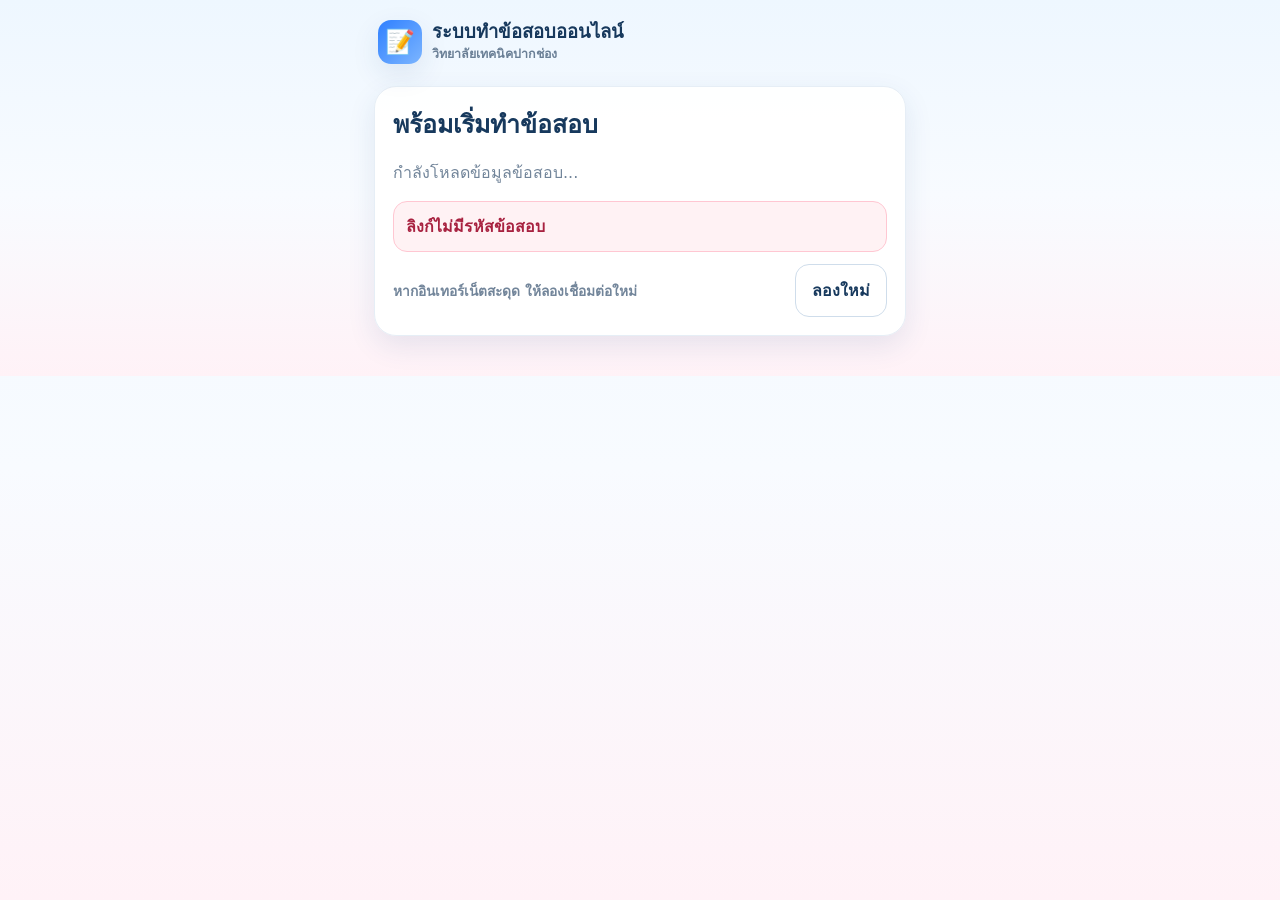
<file: student-exam.html>
<!doctype html>
<html lang="th">
<head>
<meta charset="utf-8">
<meta name="viewport" content="width=device-width,initial-scale=1,viewport-fit=cover">
<meta name="robots" content="noindex,nofollow,noarchive,nosnippet">
<title>ระบบทำข้อสอบออนไลน์</title>
<style>
:root{
  --ink:#17395d;
  --ink2:#35526f;
  --blue:#2f80ff;
  --blue2:#68a7ff;
  --pink:#ff7eb7;
  --pink-soft:#ffe7f1;
  --sky:#eef7ff;
  --line:#dce8f3;
  --ok:#31b768;
  --warn:#fff4f6;
  --shadow:0 10px 28px rgba(31,73,125,.10);
}
*{box-sizing:border-box}
html,body{margin:0;min-height:100%;font-family:"Sarabun","Noto Sans Thai",system-ui,-apple-system,sans-serif;color:var(--ink);background:linear-gradient(180deg,#eef7ff 0%,#f8fbff 52%,#fff2f7 100%)}
button,input{font:inherit}
body{padding-bottom:env(safe-area-inset-bottom)}
.wrap{max-width:560px;margin:auto;padding:14px 14px 28px}
.brand{display:flex;align-items:center;gap:10px;padding:6px 4px 10px}
.brandIcon{width:44px;height:44px;border-radius:13px;background:linear-gradient(135deg,#2f80ff,#7cb5ff);display:grid;place-items:center;color:#fff;font-size:24px;box-shadow:var(--shadow)}
.brandText{font-weight:900;font-size:1.15rem;line-height:1.2}
.brandSub{font-size:.78rem;color:#6a7f96;font-weight:700}
.card{background:rgba(255,255,255,.96);border:1px solid #e6eef6;border-radius:22px;padding:18px;box-shadow:var(--shadow);margin:12px 0}
.hidden{display:none!important}
.muted{color:#72859a}
.warn{background:#fff2f4;border:1px solid #ffc7d2;color:#a82240;border-radius:14px;padding:12px;margin-top:12px;font-weight:700}
.ok{background:#ecfff3;border:1px solid #b6efc9;color:#11663a;border-radius:14px;padding:14px;font-weight:800}
.field{margin:12px 0}
.field label{display:block;font-weight:900;margin-bottom:6px}
.field input{width:100%;border:1px solid #d4e1ec;border-radius:14px;padding:13px 14px;background:#fbfdff;color:var(--ink);outline:none}
.field input:focus{border-color:#80b6ff;box-shadow:0 0 0 4px #dcecff}
.btn{border:0;border-radius:14px;padding:13px 16px;font-weight:900;cursor:pointer}
.btnPrimary{background:linear-gradient(135deg,#2f80ff,#4d96ff);color:#fff;box-shadow:0 8px 18px #2f80ff2f}
.btnSoft{background:#fff;border:1px solid #cfddeb;color:var(--ink)}
.full{width:100%}

.examShell{padding-top:6px}
.studentTop{display:grid;grid-template-columns:1fr 1fr;gap:10px;margin-bottom:10px}
.infoChip{background:#fff;border:1px solid #e1ecf5;border-radius:16px;padding:10px 12px;box-shadow:0 6px 18px #17395d0d;min-width:0}
.infoLabel{font-size:.72rem;color:#7c8fa2;font-weight:800}
.infoValue{font-weight:900;font-size:.9rem;white-space:nowrap;overflow:hidden;text-overflow:ellipsis}

.statusCard{background:#fff;border:1px solid #e6eef6;border-radius:22px;padding:16px;box-shadow:var(--shadow);margin-bottom:12px}
.statusRow{display:flex;align-items:flex-end;justify-content:space-between;gap:10px}
.qCount{font-size:2rem;font-weight:1000;letter-spacing:-.03em}
.badge{display:inline-block;padding:6px 10px;border-radius:999px;background:var(--pink-soft);color:#d7427d;font-weight:900;font-size:.8rem}
.timerBox{text-align:right}
.timerLabel{font-size:.75rem;color:#7a8da1;font-weight:800}
.timer{font-size:1.65rem;font-weight:1000;color:#1769d2;line-height:1}
.progress{height:9px;background:#e7eef5;border-radius:999px;overflow:hidden;margin-top:14px}
.progress>div{height:100%;width:0;background:linear-gradient(90deg,#ff7eb7,#2f80ff);transition:width .2s}
.progressMeta{display:flex;justify-content:space-between;gap:8px;margin-top:7px;color:#71859b;font-size:.75rem;font-weight:800}

.questionCard{background:#fff;border:1px solid #e6eef6;border-radius:22px;padding:18px;box-shadow:var(--shadow)}
.qText{font-size:1.12rem;font-weight:1000;line-height:1.55;margin-bottom:14px}
.choice{display:flex;gap:12px;align-items:flex-start;border:1px solid #dce7f1;border-radius:16px;padding:14px;margin:10px 0;background:#fbfdff;cursor:pointer;transition:.15s}
.choice:active{transform:scale(.995)}
.choice input{width:21px;height:21px;margin:2px 0 0;accent-color:#2f80ff;flex:0 0 auto}
.choice:has(input:checked){border-color:#6aa7ff;background:#eef6ff;box-shadow:0 0 0 3px #dfeeff}
.choiceLetter{font-weight:1000}

.navRow{display:grid;grid-template-columns:1fr 1fr;gap:10px;margin-top:14px}
.navRow .btn{padding:12px 10px}
.submitbar{margin-top:10px}

.mascotCard{margin-top:14px;background:#fff;border:1px solid #e6eef6;border-radius:22px;overflow:hidden;box-shadow:var(--shadow)}
.mascotCard img{display:block;width:100%;height:auto}
.tip{margin-top:2px;background:linear-gradient(135deg,#ffe7f1,#fff5c9);border-radius:18px;padding:13px 15px;font-weight:900;color:#664863}

.leaveBadge{display:inline-flex;align-items:center;gap:6px;font-size:.75rem;font-weight:900;color:#a82240;background:#fff1f4;border-radius:999px;padding:6px 9px}

.submitNote{margin:10px 0 0;text-align:center;color:#7a8da1;font-size:.82rem;font-weight:800}.submitLocked{opacity:.5;filter:grayscale(.15);cursor:not-allowed!important}
#doneCard{text-align:center;padding-top:24px;padding-bottom:24px}
.doneEmoji{font-size:3rem;margin-bottom:8px}

@media (max-width:380px){
  .qCount{font-size:1.7rem}
  .timer{font-size:1.4rem}
}

.btn{transition:transform .08s ease,filter .15s ease,opacity .15s ease}
.btn:active{transform:scale(.97);filter:brightness(.93)}
.btn.is-loading{background:linear-gradient(135deg,#7f93aa,#a9b6c5)!important;color:#fff!important;cursor:wait!important}
.btn.is-success{background:linear-gradient(135deg,#24b468,#5fd48d)!important;color:#fff!important}
.btn:disabled{opacity:.62;cursor:not-allowed}
.retryBox{margin-top:12px;display:flex;gap:8px;align-items:center;flex-wrap:wrap}
.retryText{font-size:.86rem;color:#72859a;font-weight:800;flex:1}


.mascotState{margin-top:14px;background:linear-gradient(180deg,#f8fbff,#fff);border:1px solid #e6eef6;border-radius:22px;overflow:hidden;box-shadow:var(--shadow);display:grid;grid-template-columns:44% 1fr;align-items:end;min-height:245px}
.mascotState img{width:100%;height:245px;object-fit:cover;object-position:center center;display:block}
.mascotBubble{align-self:center;margin:16px 16px 16px 0;background:#f2f8ff;border:2px solid #7fb6ff;border-radius:20px;padding:14px 15px;font-weight:1000;line-height:1.5;color:#24496e;position:relative}
.mascotBubble:before{content:"";position:absolute;left:-12px;top:50%;transform:translateY(-50%);border-width:10px 12px 10px 0;border-style:solid;border-color:transparent #7fb6ff transparent transparent}
.reviewCard{background:#fff;border:1px solid #e6eef6;border-radius:22px;padding:18px;box-shadow:var(--shadow);margin:12px 0}
.reviewHead{display:flex;justify-content:space-between;gap:10px;align-items:center;margin-bottom:12px}
.reviewResult{padding:10px 12px;border-radius:12px;font-weight:900;margin-top:10px}
.reviewCorrect{background:#ecfff3;color:#12643a;border:1px solid #b7efc9}
.reviewWrong{background:#fff1f3;color:#a51f3d;border:1px solid #ffc8d2}
.reviewNav{display:grid;grid-template-columns:1fr 1fr;gap:10px;margin-top:14px}
@media(max-width:430px){.mascotState{grid-template-columns:44% 1fr;min-height:200px}.mascotState img{height:200px}.mascotBubble{font-size:.9rem;padding:12px}}


#startBtn.is-loading,#submitBtn.is-loading{filter:saturate(.75);box-shadow:0 0 0 4px rgba(47,128,255,.15) inset}
#startBtn.is-success,#submitBtn.is-success{box-shadow:0 0 0 4px rgba(49,183,104,.14) inset}

.textAnswer{width:100%;min-height:150px;border:1px solid #d8e5ef;border-radius:16px;padding:14px 15px;font:inherit;line-height:1.55;color:var(--ink);background:#fbfdff;resize:vertical;outline:none}
.textAnswer:focus{border-color:#6aa7ff;box-shadow:0 0 0 3px #dfeeff}
.textHint{font-size:.8rem;color:#74889e;font-weight:800;margin-top:7px}
.pendingScore{margin-top:10px;background:#fff8e7;border:1px solid #ffe09a;color:#805600;border-radius:13px;padding:11px;font-weight:900}

.proctorBanner{display:none;margin:10px 0;padding:10px 12px;border-radius:12px;background:#fff7ed;border:1px solid #fed7aa;color:#9a3412;font-weight:800;font-size:.9rem}.proctorBanner.show{display:flex;gap:8px;align-items:center}.riskFlash{position:fixed;left:50%;top:18px;transform:translateX(-50%);z-index:99999;background:#991b1b;color:#fff;padding:11px 16px;border-radius:999px;box-shadow:0 10px 35px #0004;font-weight:800;max-width:92vw;text-align:center}.proctorLock{user-select:none;-webkit-user-select:none}
.guardOverlay{position:fixed;inset:0;z-index:100000;background:rgba(9,20,35,.82);display:none;align-items:center;justify-content:center;padding:20px}.guardOverlay.show{display:flex}.guardCard{width:min(520px,94vw);background:#fff;border-radius:22px;padding:24px;box-shadow:0 28px 80px #0006;text-align:center;color:#16324f}.guardIcon{font-size:44px}.guardTitle{font-size:1.35rem;font-weight:900;margin:8px 0}.guardMsg{font-weight:800;line-height:1.5;color:#9a3412}.guardCount{font-size:2.25rem;font-weight:1000;color:#dc2626;margin:10px 0}.guardSmall{font-size:.86rem;color:#64748b;line-height:1.45}.guardBtn{margin-top:14px;border:0;border-radius:14px;padding:12px 18px;background:#1d4ed8;color:#fff;font-weight:900;font-size:1rem;width:100%}
</style>
</head>
<body>
<main class="wrap">
  <div class="brand">
    <div class="brandIcon">📝</div>
    <div>
      <div class="brandText">ระบบทำข้อสอบออนไลน์</div>
      <div class="brandSub">วิทยาลัยเทคนิคปากช่อง</div>
    </div>
  </div>

  <section class="card" id="startCard">
    <h1 style="margin:0 0 8px;font-size:1.55rem">พร้อมเริ่มทำข้อสอบ</h1>
    <p id="examInfo" class="muted">กำลังโหลดข้อมูลข้อสอบ...</p>
    <div id="loadError" class="warn hidden"></div><div id="retryBox" class="retryBox hidden"><div class="retryText">หากอินเทอร์เน็ตสะดุด ให้ลองเชื่อมต่อใหม่</div><button class="btn btnSoft" id="retryBtn" type="button">ลองใหม่</button></div>
    <div id="loginFields" class="hidden">
      <div class="field">
        <label>ชื่อ–นามสกุล</label>
        <input id="studentName" maxlength="100" autocomplete="name" placeholder="กรอกชื่อ–นามสกุล">
      </div>
      <div class="field">
        <label>รหัสนักเรียน / นักศึกษา</label>
        <input id="studentId" maxlength="30" autocomplete="off" placeholder="กรอกรหัสนักเรียน">
      </div>
      <div class="warn">เมื่อเริ่มสอบ ระบบจะจับเวลา และบันทึกเมื่อสลับแอปหรือเปลี่ยนแท็บจริง</div>
      <button class="btn btnPrimary full" id="startBtn" style="margin-top:14px">เริ่มทำข้อสอบ</button>
    </div>
  </section>

  <section id="examArea" class="hidden examShell">
  <div id="proctorBanner" class="proctorBanner">🛡️ โหมดคุมสอบเปิดอยู่ • การเลื่อนหน้าไม่ถือว่าเสี่ยง • ตรวจแบ่งหน้าจอเมื่อพื้นที่หดชัดเจนค้าง 4 วินาที</div>
    <div class="studentTop">
      <div class="infoChip">
        <div class="infoLabel">ผู้เข้าสอบ</div>
        <div class="infoValue" id="studentTopName">-</div>
      </div>
      <div class="infoChip">
        <div class="infoLabel">รหัสนักเรียน</div>
        <div class="infoValue" id="studentTopId">-</div>
      </div>
    </div>

    <div class="statusCard">
      <div class="statusRow">
        <div>
          <div class="qCount" id="qCounter">ข้อ 1 / 1</div>
          <div class="badge">ปรนัย 4 ตัวเลือก</div>
        </div>
        <div class="timerBox">
          <div class="timerLabel">เวลาที่เหลือ</div>
          <div class="timer" id="timer">--:--</div>
        </div>
      </div>
      <div class="progress"><div id="progressBar"></div></div>
      <div class="progressMeta">
        <span id="progressText">ตอบแล้ว 0/0 ข้อ</span>
        <span class="leaveBadge" id="leaveStat">ออกจากหน้า 0 ครั้ง</span>
      </div>
    </div>

    <section class="questionCard">
      <div class="qText" id="qText"></div>
      <div id="choicesWrap"></div>
      <div class="navRow">
        <button class="btn btnSoft" id="prevBtn">← ข้อก่อนหน้า</button>
        <button class="btn btnPrimary" id="nextBtn">ข้อต่อไป →</button>
      </div>
    </section>

    <div class="mascotState">
      <img id="mascotImg" src="[data-uri]" alt="ครูชัชวาลให้กำลังใจ">
      <div class="mascotBubble" id="mascotMsg">ตั้งใจทำข้อสอบนะครับ ทำได้แน่นอน! 💪</div>
    </div>

    <div class="tip">💡 อ่านคำถามให้ละเอียด และตรวจคำตอบก่อนกดส่งนะครับ</div>

    <div class="submitbar">
      <button class="btn btnPrimary full submitLocked" id="submitBtn" disabled>ส่งข้อสอบ</button>
      <div class="submitNote" id="submitNote">ส่งข้อสอบได้เมื่อเวลาผ่านไปอย่างน้อย 50%</div>
    </div>
  </section>

  <section class="card hidden" id="doneCard">
    <div class="doneEmoji">🎉</div>
    <h2 style="margin-top:0">ส่งข้อสอบแล้ว</h2>
    <div id="doneText" class="ok"></div>
    <div class="mascotState" style="margin-top:16px">
      <img id="doneMascotImg" src="[data-uri]" alt="ครูชัชวาลแสดงความยินดี">
      <div class="mascotBubble">ส่งข้อสอบเรียบร้อยแล้วครับ ขอบคุณที่ตั้งใจทำ 🎉</div>
    </div>
  </section>
  <section class="reviewCard hidden" id="reviewArea">
    <div class="reviewHead">
      <h2 style="margin:0">ตรวจคำตอบและเฉลย</h2>
      <span class="badge" id="reviewCounter">ข้อ 1/1</span>
    </div>
    <div class="qText" id="reviewQuestion"></div>
    <div id="reviewChoices"></div>
    <div id="reviewResult" class="reviewResult"></div>
    <div class="reviewNav">
      <button class="btn btnSoft" id="reviewPrev">← ข้อก่อนหน้า</button>
      <button class="btn btnPrimary" id="reviewNext">ข้อต่อไป →</button>
    </div>
  </section>
</main>
<div id="guardOverlay" class="guardOverlay" role="dialog" aria-modal="true">
  <div class="guardCard">
    <div class="guardIcon">⚠️</div>
    <div class="guardTitle">คำเตือนก่อนส่งข้อสอบอัตโนมัติ</div>
    <div class="guardMsg" id="guardMsg">ตรวจพบเหตุการณ์เสี่ยงครบจำนวนที่กำหนด</div>
    <div class="guardCount" id="guardCount">10</div>
    <div class="guardSmall" id="guardSmall">ระบบจะนับถอยหลังเฉพาะตอนที่นักเรียนมองเห็นหน้าจอนี้ และจะไม่ส่งข้อสอบขณะหน้าเว็บถูกซ่อน</div>
    <button id="guardAckBtn" class="guardBtn" type="button">รับทราบ</button>
  </div>
</div>

<script>
const EXAM_API_URL='https://script.google.com/macros/s/AKfycbyV7dVAFmte-KyR2-75Hu6x5ErAZf9PXTr04EiE-EKlohkOs1rUS9uz8DLgW28gWU_Y/exec';
const params=new URLSearchParams(location.search);const examId=params.get('exam');const PREVIEW_MODE=params.get('preview')==='1';
const PROCTOR={
  enabled:params.get('guard')==='1',
  shuffleQ:params.get('shuffleQ')==='1',
  shuffleC:params.get('shuffleC')==='1',
  fullscreen:params.get('full')==='1',
  split:params.get('split')==='1',
  riskAction:params.get('risk')==='submit'?'submit':'warn'
};
let sourceQuestions=null,proctorBaseline=null,resizeTimer=null,orientationGraceUntil=0,hiddenRiskTimer=null,splitCandidateSince=0,splitHoldTimer=null;
let maxSeenViewport={w:0,h:0};
let pendingAutoSubmit=false,guardCountdownTimer=null,guardCountdownStarted=false,guardAcknowledged=false;
const riskLast={};
let exam=null,attemptId='',endServerMs=0,startServerMs=0,totalDurationMs=0,timerId=null,started=false,submitting=false,leaveCount=0,lastLeaveAt=0,currentQuestion=0;
// V53: central submit authorization. No event may submit unless it owns a one-time permit.
let submitPermit=null, sessionStartedClientMs=0;
function issueSubmitPermit(source){ submitPermit={source,token:Math.random().toString(36).slice(2),at:Date.now()}; return submitPermit.token; }
function consumeSubmitPermit(source,token){ const p=submitPermit; submitPermit=null; return !!(p&&p.source===source&&p.token===token&&(Date.now()-p.at)<15000); }
const answers={};
const startRequestId='SR_'+Date.now()+'_'+Math.random().toString(36).slice(2);
const MASCOTS={"start": "[data-uri]", "doing": "[data-uri]", "half": "[data-uri]", "near": "[data-uri]", "before": "[data-uri]", "done": "[data-uri]", "sending": "[data-uri]", "after": "[data-uri]"};
let reviewData=null,reviewIndex=0;
const $=id=>document.getElementById(id);
const esc=s=>String(s??'').replace(/[&<>"]/g,c=>({'&':'&amp;','<':'&lt;','>':'&gt;','"':'&quot;'}[c]));

const ERROR_TH={
  INVALID_EXAM:'ไม่พบข้อสอบหรือข้อสอบถูกปิดแล้ว',
  MISSING_STUDENT:'กรุณากรอกชื่อและรหัสนักเรียนให้ครบ',
  ALREADY_SUBMITTED:'รหัสนักเรียนนี้ส่งข้อสอบชุดนี้แล้ว',
  ATTEMPT_NOT_FOUND:'ไม่พบข้อมูลการเข้าสอบ กรุณาเริ่มสอบใหม่',
  BAD_REQUEST:'ข้อมูลที่ส่งไม่ครบ กรุณาลองใหม่',
  UNKNOWN_ACTION:'ระบบไม่รู้จักคำสั่งนี้',
  SERVER_ERROR:'ระบบขัดข้องชั่วคราว กรุณาลองใหม่',
  ATTEMPT_EXPIRED:'เวลาของการเข้าสอบครั้งเดิมหมดแล้ว ระบบไม่ได้ส่งข้อสอบ กรุณาแจ้งครูเพื่อเริ่มสิทธิ์สอบใหม่'
};
function errText(data,fallback){
  if(data&&data.errorCode&&ERROR_TH[data.errorCode])return ERROR_TH[data.errorCode];
  if(data&&data.error&&/^[A-Z0-9_]+$/.test(String(data.error))&&ERROR_TH[data.error])return ERROR_TH[data.error];
  return fallback||'เชื่อมต่อระบบไม่ได้ กรุณาลองใหม่';
}
function apiOnce(p,timeout=25000){
  return new Promise((resolve,reject)=>{
    const cb='__studentcb_'+Date.now()+'_'+Math.random().toString(36).slice(2);
    const s=document.createElement('script');
    s.charset='UTF-8';
    const t=setTimeout(()=>done(new Error('เชื่อมต่อระบบช้าเกินไป กรุณาลองใหม่')),timeout);
    function done(err,data){
      clearTimeout(t);
      try{delete window[cb]}catch(_){window[cb]=undefined}
      s.remove();
      if(err)return reject(err);
      if(!data||!data.ok){
        const er=new Error(errText(data));
        er.code=data&&data.errorCode?data.errorCode:'';
        return reject(er);
      }
      resolve(data);
    }
    window[cb]=data=>done(null,data);
    const u=new URL(EXAM_API_URL);
    Object.entries({...p,callback:cb,_t:Date.now()}).forEach(([k,v])=>{
      if(v!==undefined&&v!==null)u.searchParams.set(k,typeof v==='object'?JSON.stringify(v):String(v));
    });
    s.onerror=()=>done(new Error('เชื่อมต่อระบบไม่ได้ กรุณาตรวจอินเทอร์เน็ตแล้วลองใหม่'));
    s.src=u.href;
    document.head.appendChild(s);
  });
}
async function api(p,timeout=25000,retries=2){
  let lastErr;
  for(let i=0;i<=retries;i++){
    try{return await apiOnce(p,timeout)}
    catch(e){
      lastErr=e;
      if(e&&e.code==='ALREADY_SUBMITTED')throw e;
      if(i<retries)await new Promise(r=>setTimeout(r,900*(i+1)));
    }
  }
  throw lastErr||new Error('เชื่อมต่อระบบไม่ได้ กรุณาลองใหม่');
}


function seedFromText(text){let h=2166136261>>>0;for(let i=0;i<text.length;i++){h^=text.charCodeAt(i);h=Math.imul(h,16777619)}return h>>>0}
function rng32(seed){return function(){seed|=0;seed=(seed+0x6D2B79F5)|0;let t=seed;t=Math.imul(t^(t>>>15),t|1);t^=t+Math.imul(t^(t>>>7),t|61);return((t^(t>>>14))>>>0)/4294967296}}
function shuffled(arr,rng){const a=arr.slice();for(let i=a.length-1;i>0;i--){const j=Math.floor(rng()*(i+1));[a[i],a[j]]=[a[j],a[i]]}return a}
function prepareExamForStudent(studentId){
  if(!exam||!Array.isArray(exam.questions))return;
  if(!sourceQuestions)sourceQuestions=exam.questions.map((q,i)=>({...q,_origIndex:i}));
  const rng=rng32(seedFromText(String(examId||'')+'|'+String(studentId||'')));
  let qs=sourceQuestions.map(q=>({...q}));
  if(PROCTOR.shuffleQ)qs=shuffled(qs,rng);
  if(PROCTOR.shuffleC)qs=qs.map(q=>q.type==='text'?q:{...q,_choiceOrder:shuffled(['ก','ข','ค','ง'].filter(k=>Object.prototype.hasOwnProperty.call(q.choices||{},k)),rng)});
  exam.questions=qs;
}
function captureProctorBaseline(){
  const w=window.innerWidth,h=window.innerHeight;
  maxSeenViewport.w=Math.max(maxSeenViewport.w||0,w);
  maxSeenViewport.h=Math.max(maxSeenViewport.h||0,h);
  proctorBaseline={w:maxSeenViewport.w,h:maxSeenViewport.h,sw:screen.width,sh:screen.height,at:Date.now()};
}
function flashRisk(msg){
  const old=document.querySelector('.riskFlash');if(old)old.remove();
  const d=document.createElement('div');d.className='riskFlash';d.textContent=msg;document.body.appendChild(d);setTimeout(()=>d.remove(),2800);
}
async function registerRisk(reason,label){
  if(PREVIEW_MODE||!started||submitting)return;
  const now=Date.now();if(now-(riskLast[reason]||0)<5000)return;riskLast[reason]=now;
  leaveCount++;stats();
  api({action:'logEvent',examId,attemptId,event:reason,leaveCount}).catch(()=>{});
  flashRisk(`ตรวจพบ: ${label} • ครั้งที่ ${leaveCount}/${exam.maxLeave}`);
  if(PROCTOR.enabled && PROCTOR.riskAction==='submit' && leaveCount>=exam.maxLeave){
    pendingAutoSubmit=true;
    if(!document.hidden)showGuardFinalWarning(label);
  }
}
function hideGuardWarning(){
  clearInterval(guardCountdownTimer);guardCountdownTimer=null;guardCountdownStarted=false;guardAcknowledged=false;
  $('guardOverlay')?.classList.remove('show');
}
function showGuardFinalWarning(label){
  if(!pendingAutoSubmit||submitting||document.hidden||guardCountdownStarted)return;
  guardCountdownStarted=true;
  const ov=$('guardOverlay'),count=$('guardCount'),msg=$('guardMsg'),ack=$('guardAckBtn');
  if(!ov)return;
  let sec=10;
  msg.textContent=`ตรวจพบ ${label||'เหตุการณ์เสี่ยง'} ครบ ${leaveCount}/${exam.maxLeave} ครั้ง`;
  count.textContent=sec;
  if(ack){ack.textContent='รับทราบและเริ่มนับถอยหลัง';ack.disabled=false;}
  count.textContent='รอยืนยัน';
  ov.classList.add('show');
  // V53: ห้ามส่งข้อสอบจากความเสี่ยงแบบเงียบ ๆ นักเรียนต้องเห็นคำเตือนและกดรับทราบก่อนเสมอ
  ack.onclick=()=>{
    if(!pendingAutoSubmit||document.hidden||guardAcknowledged)return;
    guardAcknowledged=true;ack.disabled=true;ack.textContent='รับทราบแล้ว • กำลังนับถอยหลัง';
    count.textContent=sec;
    guardCountdownTimer=setInterval(async()=>{
      if(document.hidden)return;
      sec--;count.textContent=Math.max(0,sec);
      if(sec<=0){
        clearInterval(guardCountdownTimer);guardCountdownTimer=null;
        pendingAutoSubmit=false;
        const permit=issueSubmitPermit('risk');
        await submitExam(true,'พฤติกรรมเสี่ยงครบจำนวนที่กำหนด','risk',permit);
      }
    },1000);
  };
}
function requestExamFullscreen(){
  if(!PROCTOR.enabled||!PROCTOR.fullscreen)return;
  const el=document.documentElement;const fn=el.requestFullscreen||el.webkitRequestFullscreen;
  try{const r=fn&&fn.call(el);if(r&&r.catch)r.catch(()=>{})}catch(_){ }
}
function startProctorWatch(){
  if(!PROCTOR.enabled)return;
  $('proctorBanner')?.classList.add('show');document.body.classList.add('proctorLock');
  setTimeout(captureProctorBaseline,700);
}
function isSplitLikeNow(){
  if(!proctorBaseline)return false;
  const active=document.activeElement;const typing=active&&/INPUT|TEXTAREA|SELECT/.test(active.tagName);
  const w=window.innerWidth,h=window.innerHeight,b=proctorBaseline;
  // V50: การเลื่อนหน้า/แถบ URL ของมือถือเปลี่ยน "ความสูง" ได้ จึงห้ามใช้ height-only เป็นเหตุผล
  // จับ Split Screen หลักจากความกว้างที่หดมาก และกรณีบน-ล่างต้องหดทั้งพื้นที่อย่างชัดเจน
  const widthShrunk=w < b.w*.72;
  const strongAreaShrink=!typing && h < b.h*.58 && w < b.w*.90;
  return widthShrunk||strongAreaShrink;
}
function checkSplitResize(){
  if(!PROCTOR.enabled||!PROCTOR.split||!started||!proctorBaseline||Date.now()<orientationGraceUntil)return;
  if(isSplitLikeNow()){
    if(!splitCandidateSince)splitCandidateSince=Date.now();
    clearTimeout(splitHoldTimer);
    // ต้องหดค้าง 4 วินาทีจริง จึงถือว่าเสี่ยง ไม่ใช่แค่ resize ชั่วคราว
    const remain=Math.max(0,4000-(Date.now()-splitCandidateSince));
    splitHoldTimer=setTimeout(()=>{
      if(Date.now()>=orientationGraceUntil && isSplitLikeNow()){
        splitCandidateSince=0;
        registerRisk('split_screen_confirmed','ตรวจพบการแบ่งหน้าจอ/พื้นที่ข้อสอบหดค้างเกิน 4 วินาที');
      }
    },remain+60);
  }else{
    splitCandidateSince=0;clearTimeout(splitHoldTimer);splitHoldTimer=null;
  }
}
window.addEventListener('resize',()=>{if(!PROCTOR.enabled||!PROCTOR.split)return;clearTimeout(resizeTimer);resizeTimer=setTimeout(checkSplitResize,250)});
window.addEventListener('orientationchange',()=>{orientationGraceUntil=Date.now()+4000;splitCandidateSince=0;clearTimeout(splitHoldTimer);setTimeout(captureProctorBaseline,3000)});
// blur และการออก fullscreen บนมือถือเกิดจาก UI ระบบได้ง่าย จึงไม่ตัดเป็นความเสี่ยงใน V46
window.addEventListener('blur',()=>{});
document.addEventListener('fullscreenchange',()=>{});
document.addEventListener('webkitfullscreenchange',()=>{});
document.addEventListener('copy',e=>{if(PROCTOR.enabled&&started){e.preventDefault();flashRisk('โหมดคุมสอบไม่อนุญาตให้คัดลอกข้อความ')}});
document.addEventListener('contextmenu',e=>{if(PROCTOR.enabled&&started)e.preventDefault()});


function setupPreview(payload){
  exam=payload||{};
  exam.title=exam.title||'ตัวอย่างข้อสอบออนไลน์';
  exam.duration=Number(exam.duration||50);
  exam.maxLeave=Number(exam.maxLeave||3);
  exam.questions=Array.isArray(exam.questions)&&exam.questions.length?exam.questions:[{type:'mcq',q:'ตัวอย่างคำถาม',choices:{ก:'ตัวเลือก ก',ข:'ตัวเลือก ข',ค:'ตัวเลือก ค',ง:'ตัวเลือก ง'}}];
  started=true;startServerMs=Date.now();endServerMs=startServerMs+exam.duration*60000;totalDurationMs=endServerMs-startServerMs;
  $('studentTopName').textContent='ตัวอย่างนักเรียน';$('studentTopId').textContent='0001';
  $('startCard').classList.add('hidden');$('examArea').classList.remove('hidden');
  currentQuestion=0;renderQuestion();stats();tick();
  const submit=$('submitBtn');if(submit){submit.disabled=true;submit.textContent='ตัวอย่างปุ่มส่งข้อสอบ'}
  const note=$('submitNote');if(note)note.textContent='โหมดตัวอย่างสำหรับครู • ไม่มีการบันทึกข้อมูล';
}

async function loadExam(){
  if(PREVIEW_MODE){
    let data=null;try{data=JSON.parse(localStorage.getItem('vocOnlineExamPreviewV30')||'null')}catch(_){}
    setupPreview(data);
    return;
  }
  $('loadError').classList.add('hidden');
  $('retryBox')?.classList.add('hidden');
  $('examInfo').textContent='กำลังโหลดข้อมูลข้อสอบ...';
  try{
    if(!examId)throw Error('ลิงก์ไม่มีรหัสข้อสอบ');
    const d=await api({action:'getExam',examId},20000,2);
    exam=d.exam;sourceQuestions=Array.isArray(exam.questions)?exam.questions.map((q,i)=>({...q,_origIndex:i})):null;
    $('examInfo').textContent=`${exam.title} • ${exam.questions.length} ข้อ • ${exam.duration} นาที${PROCTOR.enabled?' • โหมดคุมสอบ':''}`;
    $('loginFields').classList.remove('hidden');
  }catch(e){
    $('loadError').textContent=e.message;
    $('loadError').classList.remove('hidden');
    $('retryBox')?.classList.remove('hidden');
  }
}
$('retryBtn')?.addEventListener('click',()=>{
  $('retryBtn').classList.add('is-loading');
  $('retryBtn').textContent='กำลังเชื่อมต่อ...';
  loadExam().finally(()=>{
    $('retryBtn').classList.remove('is-loading');
    $('retryBtn').textContent='ลองใหม่';
  });
});

$('startBtn').onclick=async()=>{
  if(!exam||started)return;
  const studentName=$('studentName').value.trim(),studentId=$('studentId').value.trim();
  if(!studentName||!studentId){alert('กรุณากรอกชื่อและรหัสนักเรียน');return}
  requestExamFullscreen();
  const btn=$('startBtn');
  btn.disabled=true;
  btn.classList.add('is-loading');
  btn.textContent='กำลังเริ่มสอบ...';
  try{
    const d=await api({action:'startAttempt',examId,studentName,studentId,requestId:startRequestId},25000,3);
    attemptId=d.attemptId;
    startServerMs=Number(d.startMs)||Date.now();
    endServerMs=Number(d.endMs)||Date.now()+exam.duration*60000;
    totalDurationMs=Math.max(1000,endServerMs-startServerMs);
    // V53: กัน attempt เก่าที่หมดเวลาแล้วเด้งส่งทันทีโดยไม่มีเหตุการณ์เสี่ยง
    if(endServerMs<=Date.now()+3000){
      throw new Error('เวลาของการเข้าสอบครั้งเดิมหมดแล้ว ระบบจะไม่ส่งข้อสอบให้อัตโนมัติ กรุณาแจ้งครูเพื่อเริ่มสิทธิ์สอบใหม่');
    }
    btn.classList.remove('is-loading');
    btn.classList.add('is-success');
    btn.textContent='เริ่มสอบแล้ว ✓';
    await new Promise(r=>setTimeout(r,250));
    prepareExamForStudent(studentId);
    started=true;
    sessionStartedClientMs=Date.now();
    submitPermit=null;
    $('studentTopName').textContent=studentName;
    $('studentTopId').textContent=studentId;
    $('startCard').classList.add('hidden');
    $('examArea').classList.remove('hidden');
    currentQuestion=0;
    renderQuestion();
    stats();
    tick();
    timerId=setInterval(tick,1000);
    startProctorWatch();
    window.scrollTo({top:0,behavior:'smooth'});
  }catch(e){
    btn.classList.remove('is-loading','is-success');
    btn.textContent='เริ่มทำข้อสอบ';
    btn.disabled=false;
    alert(e.message);
  }
};

function renderQuestion(){
  if(!exam)return;
  const q=exam.questions[currentQuestion];
  const type=q.type||'mcq';
  $('qCounter').textContent=`ข้อ ${currentQuestion+1} / ${exam.questions.length}`;
  $('qText').textContent=q.q;

  if(type==='text'){
    $('choicesWrap').innerHTML=`
      <textarea id="textAnswerBox" class="textAnswer" maxlength="5000" placeholder="พิมพ์คำตอบของคุณที่นี่...">${esc(answers[currentQuestion]||'')}</textarea>
      <div class="textHint">คำถามแบบถาม–ตอบ • ระบบบันทึกคำตอบไว้ในหน้านี้จนกว่าจะส่งข้อสอบ</div>`;
    const ta=$('textAnswerBox');
    ta.oninput=()=>{
      answers[currentQuestion]=ta.value;
      stats();
    };
  }else{
    const displayLetters=['ก','ข','ค','ง'];
    const order=(q._choiceOrder&&q._choiceOrder.length?q._choiceOrder:['ก','ข','ค','ง']).filter(k=>Object.prototype.hasOwnProperty.call(q.choices||{},k));
    $('choicesWrap').innerHTML=order.map((originalKey,pos)=>`
      <label class="choice">
        <input type="radio" name="currentQ" value="${originalKey}" ${answers[currentQuestion]===originalKey?'checked':''}>
        <span><span class="choiceLetter">${displayLetters[pos]||originalKey}.</span> ${esc((q.choices||{})[originalKey]||'')}</span>
      </label>`).join('');
    document.querySelectorAll('input[name=currentQ]').forEach(r=>r.onchange=e=>{
      answers[currentQuestion]=e.target.value;
      e.target.closest('.choice')?.animate([{transform:'scale(.985)'},{transform:'scale(1)'}],{duration:140});
      stats();
    });
  }

  $('prevBtn').disabled=currentQuestion===0;
  $('nextBtn').textContent=currentQuestion===exam.questions.length-1?'ตรวจคำตอบ ✓':'ข้อต่อไป →';
  updateMascotMessage();
  window.scrollTo({top:0,behavior:'smooth'});
}

$('prevBtn').onclick=()=>{
  const b=$('prevBtn');b.classList.add('is-loading');setTimeout(()=>b.classList.remove('is-loading'),180);
  if(currentQuestion>0){currentQuestion--;renderQuestion()}
};
$('nextBtn').onclick=()=>{
  const b=$('nextBtn');b.classList.add('is-loading');setTimeout(()=>b.classList.remove('is-loading'),180);
  if(currentQuestion<exam.questions.length-1){currentQuestion++;renderQuestion()}
  else $('submitBtn').scrollIntoView({behavior:'smooth',block:'center'});
};

function stats(){
  const n=Object.values(answers).filter(v=>String(v??'').trim()!=='').length,t=exam?.questions.length||0;
  $('progressText').textContent=`ตอบแล้ว ${n}/${t} ข้อ`;
  $('leaveStat').textContent=`ออกจากหน้า ${leaveCount} ครั้ง`;
  $('progressBar').style.width=(t?Math.round(n*100/t):0)+'%';
  updateMascotMessage();
}
function setMascot(state,message){
  const img=$('mascotImg'),msg=$('mascotMsg');
  if(img&&MASCOTS[state])img.src=MASCOTS[state];
  if(msg&&message)msg.textContent=message;
}
function updateMascotMessage(){
  if(!exam||!started)return;
  const total=exam.questions.length;
  const progress=(currentQuestion+1)/Math.max(1,total);
  const timeLeft=Math.max(0,endServerMs-Date.now());
  const totalMs=Math.max(1,totalDurationMs||exam.duration*60000);
  const elapsed=Math.max(0,totalMs-timeLeft);

  if(timeLeft>0 && timeLeft<=Math.min(5*60*1000,totalMs*.15)){
    setMascot('near','เหลือเวลาไม่มากแล้วครับ ตรวจข้อที่ยังไม่ได้ตอบด้วยนะครับ ⏰');
  }else if(elapsed>=totalMs*.5){
    setMascot('half','ผ่านครึ่งเวลาแล้วครับ ทำต่อได้เลยครับ 💪');
  }else if(progress>=.35){
    setMascot('doing','ไปข้อต่อไปกันเลยครับ ค่อย ๆ ทำทีละข้อ 😊');
  }else{
    setMascot('start','ตั้งใจทำข้อสอบนะครับ ทำได้แน่นอน! 👍');
  }
}



function updateSubmitLock(){
  if(!exam||!started)return;
  const totalMs=Math.max(1000,totalDurationMs||exam.duration*60000);
  const left=Math.max(0,endServerMs-Date.now());
  const elapsed=Math.max(0,totalMs-left);
  const unlocked=elapsed+1500>=totalMs*0.5;
  const btn=$('submitBtn');
  if(!btn)return;
  if(!submitting){
    btn.disabled=!unlocked;
    btn.classList.toggle('submitLocked',!unlocked);
    btn.textContent=unlocked?'ส่งข้อสอบ':'ส่งข้อสอบ (ยังไม่ครบ 50%)';
  }
  if(unlocked){
    $('submitNote').textContent='ครบ 50% ของเวลาแล้ว • สามารถส่งข้อสอบได้';
  }else{
    const wait=Math.max(0,totalMs*0.5-elapsed);
    const sec=Math.ceil(wait/1000),m=Math.floor(sec/60),ss=sec%60;
    $('submitNote').textContent=`ส่งข้อสอบได้เมื่อเวลาผ่าน 50% • รออีก ${String(m).padStart(2,'0')}:${String(ss).padStart(2,'0')}`;
  }
}

function tick(){
  const left=Math.max(0,endServerMs-Date.now()),s=Math.ceil(left/1000),m=Math.floor(s/60),ss=s%60;
  $('timer').textContent=String(m).padStart(2,'0')+':'+String(ss).padStart(2,'0');
  updateSubmitLock();
  updateMascotMessage();
  if(left<=0 && started && !submitting){
    // V53: timer may submit only for a live session that has actually been running.
    if(sessionStartedClientMs && Date.now()-sessionStartedClientMs>=5000){
      const permit=issueSubmitPermit('timer');
      submitExam(true,'หมดเวลา','timer',permit);
    }
  }
}

async function leave(reason){
  if(PREVIEW_MODE||!started||submitting)return;
  const n=Date.now();if(n-lastLeaveAt<1500)return;lastLeaveAt=n;
  if(PROCTOR.enabled){await registerRisk(reason,'ออกจากหน้าข้อสอบ');return;}
  leaveCount++;stats();api({action:'logEvent',examId,attemptId,event:reason,leaveCount}).catch(()=>{});
  if(leaveCount>=exam.maxLeave){
    // V53: legacy/non-guard mode never silently submits from leave detection.
    flashRisk('ตรวจพบการออกจากหน้าสอบครบจำนวนที่กำหนด • กรุณากลับมาดำเนินการในหน้าข้อสอบ');
  }
  else alert(`ตรวจพบการออกจากหน้าสอบ ครั้งที่ ${leaveCount}/${exam.maxLeave}`);
}

// V49: ถ้าออกจากหน้าเว็บจริงให้นับทันทีเหมือนระบบเดิม
// ส่วน Split Screen จะไม่รีบนับ ต้องหดหน้าจอค้าง 4 วินาทีจึงรายงาน
// ไม่ใช้ blur/fullscreenchange เพราะ UI ของมือถือทำให้เกิด false positive ได้ง่าย
document.addEventListener('visibilitychange',()=>{
  clearTimeout(hiddenRiskTimer);
  if(document.hidden){
    // V51: hidden ชั่วคราวจาก UI/ระบบมือถือไม่ควรทำให้เด็กถูกนับผิด
    // ต้องซ่อนต่อเนื่อง 1.8 วินาทีจึงนับเป็นออกจากข้อสอบจริง
    hiddenRiskTimer=setTimeout(()=>{if(document.hidden&&started&&!submitting)leave('page_hidden')},1800);
  }else{
    setTimeout(()=>{if(started&&!submitting)captureProctorBaseline()},700);
    if(pendingAutoSubmit)setTimeout(()=>showGuardFinalWarning('การออกจากหน้าข้อสอบ'),250);
  }
});

$('submitBtn').onclick=()=>{if($('submitBtn').disabled)return;const permit=issueSubmitPermit('manual');submitExam(false,'ส่งด้วยตนเอง','manual',permit)};

async function submitExam(auto,reason,source='unknown',permitToken=''){
  // V53 HARD GATE: only manual click, genuine timer expiry, or acknowledged risk countdown can submit.
  if(!['manual','timer','risk'].includes(source) || !consumeSubmitPermit(source,permitToken)){
    console.warn('V53 blocked unauthorized submit',source,reason);
    return;
  }
  if(source==='risk' && (!PROCTOR.enabled || PROCTOR.riskAction!=='submit' || !guardAcknowledged)){
    console.warn('V53 blocked risk submit without visible acknowledgement');
    return;
  }
  if(source==='timer'){
    const remaining=endServerMs-Date.now();
    if(remaining>1000 || !sessionStartedClientMs || Date.now()-sessionStartedClientMs<5000){
      console.warn('V53 blocked invalid timer submit',remaining);
      return;
    }
  }
  // V50 safety gate: ถ้าลิงก์เป็น risk=warn เหตุการณ์คุมสอบไม่มีสิทธิ์ส่งข้อสอบเองเด็ดขาด
  if(auto && (source==='risk'||source==='legacy_leave') && PROCTOR.enabled && PROCTOR.riskAction!=='submit'){
    flashRisk('บันทึกเหตุการณ์ไว้แล้ว • โหมดเตือนจะไม่ส่งข้อสอบอัตโนมัติ');
    return;
  }
  if(!started||submitting)return;
  hideGuardWarning();
  const totalMs=Math.max(1000,totalDurationMs||exam.duration*60*1000);
  const elapsedMs=Math.max(0,totalMs-Math.max(0,endServerMs-Date.now()));
  if(!auto && elapsedMs < totalMs*.5){
    const remain=Math.ceil((totalMs*.5-elapsedMs)/60000);
    alert(`ยังส่งข้อสอบไม่ได้ ต้องรอให้เวลาผ่านอย่างน้อย 50% ก่อน${remain>0?` (ประมาณ ${remain} นาที)`:''}`);
    return;
  }
  if(!auto&&!confirm(`ยืนยันส่งข้อสอบ? ตอบแล้ว ${Object.values(answers).filter(v=>String(v??'').trim()!=='').length}/${exam.questions.length} ข้อ`))return;
  submitting=true;
  clearInterval(timerId);
  const btn=$('submitBtn');
  btn.disabled=true;
  btn.classList.add('is-loading');
  btn.textContent='กำลังส่งคำตอบ...';
  setMascot('sending','กำลังบันทึกคำตอบครับ กรุณารอสักครู่… ⏳');
  try{
    const answersForServer={};
    (exam.questions||[]).forEach((q,displayIndex)=>{answersForServer[q._origIndex??displayIndex]=answers[displayIndex]??''});
    const d=await api({action:'submitAttempt',examId,attemptId,answersJson:JSON.stringify(answersForServer),leaveCount,reason},30000,3);
    btn.classList.remove('is-loading');
    btn.classList.add('is-success');
    btn.textContent='ส่งเรียบร้อย ✓';
    started=false;
    await new Promise(r=>setTimeout(r,250));
    $('examArea').classList.add('hidden');
    $('doneCard').classList.remove('hidden');
    if(d.showScore){
      $('doneText').textContent=d.pendingManual
        ? `ส่งเรียบร้อย • คะแนนปรนัยเบื้องต้น ${d.score} คะแนน • มีข้อถาม–ตอบรอครูตรวจ`
        : `บันทึกเรียบร้อย คะแนน ${d.finalScore ?? d.score}/${d.total}`;
      if(d.pendingManual){
        const p=document.createElement('div');
        p.className='pendingScore';
        p.textContent='คะแนนรวมจะสมบูรณ์หลังครูตรวจข้อถาม–ตอบ';
        $('doneText').insertAdjacentElement('afterend',p);
      }
    }else{
      $('doneText').textContent='บันทึกคำตอบเรียบร้อย';
    }
    reviewData=Array.isArray(d.review)?d.review:null;
    if(reviewData&&reviewData.length){
      $('reviewArea').classList.remove('hidden');
      reviewIndex=0;
      renderReview();
    }
    window.scrollTo({top:0,behavior:'smooth'});
  }catch(e){
    submitting=false;
    btn.classList.remove('is-loading','is-success');
    btn.textContent='ส่งข้อสอบ';
    btn.disabled=false;
    updateMascotMessage();
    alert('ส่งไม่สำเร็จ: '+(e.message||'กรุณาลองใหม่'));
  }
}


function renderReview(){
  if(!reviewData||!reviewData.length)return;
  const r=reviewData[reviewIndex];
  const type=r.type||'mcq';
  $('reviewCounter').textContent=`ข้อ ${reviewIndex+1}/${reviewData.length}`;
  $('reviewQuestion').textContent=r.q;

  if(type==='text'){
    $('reviewChoices').innerHTML=`
      <div class="choice" style="display:block">
        <b>คำตอบของคุณ</b>
        <div style="margin-top:8px;white-space:pre-wrap">${esc(r.studentAnswer||'ไม่ได้ตอบ')}</div>
      </div>
      <div class="choice" style="display:block;border-color:#7fb6ff;background:#f3f8ff">
        <b>แนวคำตอบ</b>
        <div style="margin-top:8px;white-space:pre-wrap">${esc(r.modelAnswer||'ครูไม่ได้ระบุแนวคำตอบ')}</div>
      </div>`;
    $('reviewResult').className='reviewResult reviewCorrect';
    $('reviewResult').textContent='ข้อนี้เป็นคำถามแบบถาม–ตอบ คะแนนขึ้นอยู่กับการตรวจของครู';
  }else{
    $('reviewChoices').innerHTML=['ก','ข','ค','ง'].map(k=>{
      const chosen=String(r.studentAnswer||'')===k;
      const correct=String(r.correctAnswer||'')===k;
      let mark='';
      if(chosen&&correct)mark=' ✓ คำตอบของคุณ / เฉลย';
      else if(correct)mark=' ✓ เฉลย';
      else if(chosen)mark=' ✕ คำตอบของคุณ';
      const style=correct?'border-color:#55c989;background:#effcf4;':(chosen?'border-color:#ff8da4;background:#fff3f5;':'');
      return `<div class="choice" style="${style}"><span style="font-weight:1000">${k}.</span><span>${esc((r.choices||{})[k]||'')}<b style="margin-left:6px">${mark}</b></span></div>`;
    }).join('');
    const ok=String(r.studentAnswer||'')===String(r.correctAnswer||'');
    $('reviewResult').className='reviewResult '+(ok?'reviewCorrect':'reviewWrong');
    $('reviewResult').textContent=ok?'ตอบถูก':'คำตอบของคุณ: '+(r.studentAnswer||'ไม่ได้ตอบ')+' • เฉลย: '+r.correctAnswer;
  }

  $('reviewPrev').disabled=reviewIndex===0;
  $('reviewNext').textContent=reviewIndex===reviewData.length-1?'จบการตรวจ':'ข้อต่อไป →';
}
$('reviewPrev').onclick=()=>{if(reviewIndex>0){reviewIndex--;renderReview();window.scrollTo({top:$('reviewArea').offsetTop-10,behavior:'smooth'})}};
$('reviewNext').onclick=()=>{if(reviewIndex<reviewData.length-1){reviewIndex++;renderReview();window.scrollTo({top:$('reviewArea').offsetTop-10,behavior:'smooth'})}};

window.addEventListener('beforeunload',e=>{
  if(!PREVIEW_MODE&&started&&!submitting){e.preventDefault();e.returnValue=''}
});

window.addEventListener('message',e=>{if(PREVIEW_MODE&&e.origin===location.origin&&e.data?.type==='ONLINE_EXAM_PREVIEW')setupPreview(e.data.payload)});
loadExam();
</script>
</body>
</html>
</file>
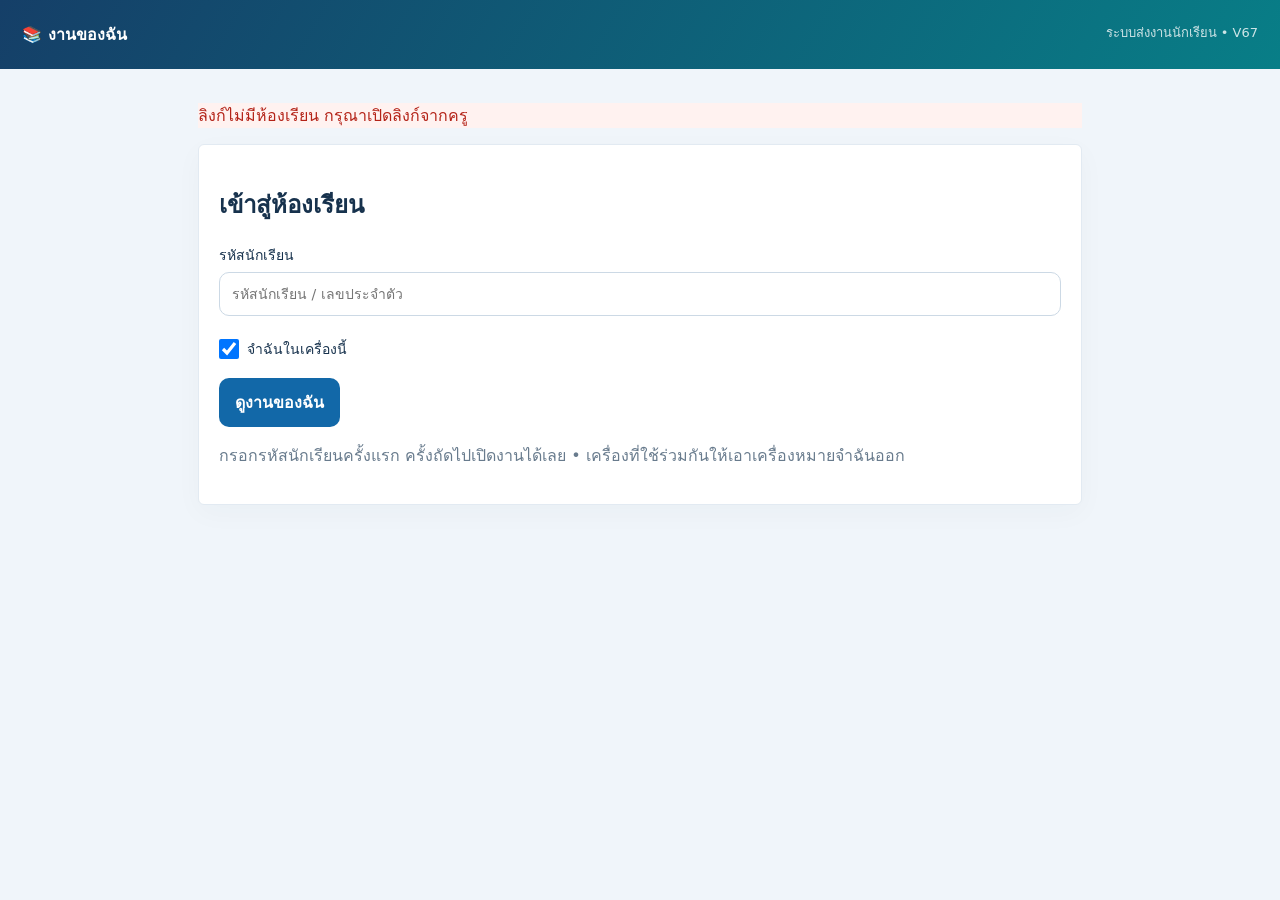
<file: student-work.html>
<!doctype html>
<html lang="th"><head><meta charset="utf-8"><meta name="viewport" content="width=device-width,initial-scale=1"><meta name="referrer" content="no-referrer"><title>งานของฉัน • V67</title><link rel="stylesheet" href="./student-work.css?v=67"></head>
<body><header class="top"><b>📚 งานของฉัน</b><span>ระบบส่งงานนักเรียน • V67</span></header><main class="wrap"><p id="notice" role="status" aria-live="polite"></p><section class="card" id="login"><h1>เข้าสู่ห้องเรียน</h1><form id="loginForm" novalidate><label>รหัสนักเรียน<input id="sid" required autocomplete="username" placeholder="รหัสนักเรียน / เลขประจำตัว"></label><input id="accessCode" type="hidden"><label class="remember"><input id="rememberMe" type="checkbox" checked> จำฉันในเครื่องนี้</label><button id="go">ดูงานของฉัน</button></form><p class="muted">กรอกรหัสนักเรียนครั้งแรก ครั้งถัดไปเปิดงานได้เลย • เครื่องที่ใช้ร่วมกันให้เอาเครื่องหมายจำฉันออก</p></section><div id="app"></div></main><script src="./work-api.js?v=67"></script><script src="./student-work.js?v=67"></script></body></html>
</file>
<file: teacher-dashboard.css>
:root{
  --pro-navy:#0f2740;--pro-blue:#1769aa;--pro-blue-2:#0f5c92;--pro-slate:#5d6b78;--pro-bg:#f4f7fa;--pro-card:#ffffff;--pro-line:#dce4eb;--pro-soft:#eef4f8;--pro-green:#18794e;--pro-red:#b42318;--pro-shadow:0 10px 28px rgba(15,39,64,.07)
}
body{background:var(--pro-bg)!important;color:var(--pro-navy)!important}
.appbar{height:72px!important;background:#fff!important;color:var(--pro-navy)!important;border-bottom:1px solid var(--pro-line)!important;box-shadow:none!important;padding:0 24px!important}
.brand{font-size:1rem!important;gap:10px!important}.brandmark{width:40px!important;height:40px!important;border-radius:10px!important;background:var(--pro-navy)!important;color:#fff!important}.brandmark svg{width:22px;height:22px}.actions{gap:8px!important}.actions .btn{border:1px solid var(--pro-line)!important;background:#fff!important;color:var(--pro-navy)!important;border-radius:9px!important;padding:9px 12px!important;box-shadow:none!important}.actions .btn:hover{background:#f7fafc!important}.actions .btn-primary{background:var(--pro-navy)!important;color:#fff!important;border-color:var(--pro-navy)!important}.actions svg{width:17px;height:17px;stroke:currentColor}
.pro-shell{max-width:1500px;margin:0 auto;padding:18px 24px 0}.pro-nav{display:flex;gap:6px;border:1px solid var(--pro-line);background:#fff;border-radius:12px;padding:5px;box-shadow:var(--pro-shadow);width:max-content;max-width:100%;overflow:auto}.pro-nav button{border:0;background:transparent;color:#5c6c7b;font-weight:700;padding:10px 14px;border-radius:8px;display:flex;align-items:center;gap:8px;white-space:nowrap}.pro-nav button svg{width:18px;height:18px;stroke:currentColor}.pro-nav button.active{background:var(--pro-navy);color:#fff}.pro-context{display:flex;justify-content:space-between;align-items:flex-end;gap:16px;padding:20px 2px 12px}.pro-context h1{font-size:1.42rem;margin:0 0 4px}.pro-context p{margin:0;color:#6d7a87;font-size:.9rem}.pro-context .pro-state{font-size:.8rem;color:#50606f;background:#fff;border:1px solid var(--pro-line);padding:7px 10px;border-radius:999px}
.workspace{max-width:1500px!important;padding:14px 24px 28px!important;gap:18px!important;grid-template-columns:minmax(320px,390px) 1fr!important}.panel{border:1px solid var(--pro-line)!important;border-radius:12px!important;box-shadow:var(--pro-shadow)!important}.form-panel{top:92px!important;padding:20px!important}.section-title{font-size:1rem!important;color:var(--pro-navy)!important}.section-title span{background:#eaf1f6!important;color:var(--pro-navy)!important;border-radius:7px!important}.field input,.field select,.field textarea{border-radius:8px!important;background:#fff!important;border-color:#ced9e2!important}.field input:focus,.field select:focus,.field textarea:focus{border-color:#5b91bd!important;box-shadow:0 0 0 3px #dceaf4!important}.divider{background:#e9eef2!important}.research-box{background:#f8fafc!important;border-color:#dce5ec!important;border-radius:10px!important}.ai-pill{background:#e7eef4!important;color:#36536c!important}.mini-btn,.generate{background:var(--pro-navy)!important;border-radius:8px!important}.mini-btn.secondary{background:#fff!important;color:var(--pro-navy)!important;border:1px solid var(--pro-line)!important}.preview-head h2{font-weight:800}.tabs{background:#e9eef2!important;border-radius:9px!important}.tab{border-radius:7px!important}.tab.active{color:var(--pro-navy)!important}.paper{box-shadow:0 12px 30px rgba(15,39,64,.10)!important}
.pro-pane{display:none;max-width:1500px;margin:0 auto;padding:14px 24px 30px}.pro-pane.active{display:block}.pro-grid{display:grid;grid-template-columns:1.05fr .95fr;gap:18px}.pro-card{background:#fff;border:1px solid var(--pro-line);border-radius:12px;box-shadow:var(--pro-shadow);padding:20px}.pro-card h2{font-size:1.08rem;margin:0 0 5px}.pro-card p{color:#667684;margin:0 0 16px;line-height:1.55}.pro-card-head{display:flex;justify-content:space-between;gap:12px;align-items:center;margin-bottom:14px}.pro-kicker{font-size:.75rem;font-weight:800;letter-spacing:.04em;text-transform:uppercase;color:#71808e}.pro-summary{display:grid;grid-template-columns:repeat(2,1fr);gap:10px;margin:14px 0}.pro-metric{border:1px solid var(--pro-line);border-radius:10px;padding:12px;background:#fbfcfd}.pro-metric small{display:block;color:#7a8793;font-size:.72rem;margin-bottom:4px}.pro-metric b{display:block;color:var(--pro-navy);font-size:.98rem;line-height:1.35;word-break:break-word}.pro-btn{border:0;border-radius:8px;padding:10px 13px;font-weight:800;display:inline-flex;align-items:center;gap:8px;cursor:pointer}.pro-btn svg{width:17px;height:17px;stroke:currentColor}.pro-btn.primary{background:var(--pro-navy);color:#fff}.pro-btn.secondary{background:#eef3f7;color:var(--pro-navy);border:1px solid #dbe4eb}.pro-btn:disabled{opacity:.55;cursor:not-allowed}.pro-list{display:grid;gap:8px}.pro-q{border:1px solid var(--pro-line);border-radius:9px;padding:11px 12px;display:grid;grid-template-columns:auto 1fr auto;gap:10px;align-items:start;background:#fff}.pro-q .num{width:27px;height:27px;border-radius:7px;background:#edf3f7;display:grid;place-items:center;font-size:.78rem;font-weight:800}.pro-q .text{font-size:.9rem;line-height:1.45}.pro-tag{font-size:.68rem;font-weight:800;padding:4px 7px;border-radius:999px;background:#e9f5ef;color:#176c48;white-space:nowrap}.pro-tag.text{background:#edf0fb;color:#4d55a5}.pro-tag.exclude{background:#fcebea;color:#a33a32}.pro-empty{padding:28px 10px;text-align:center;color:#788795;border:1px dashed #cdd8e1;border-radius:10px;background:#fbfcfd}.pro-checks{display:grid;gap:9px;margin:14px 0}.pro-check{display:flex;gap:10px;align-items:flex-start;font-size:.88rem;color:#536473}.pro-check svg{width:18px;height:18px;stroke:#18794e;flex:none;margin-top:1px}.pro-results-hero{display:grid;grid-template-columns:1fr auto;gap:18px;align-items:center}.pro-results-icon{width:70px;height:70px;border-radius:16px;background:#edf3f7;display:grid;place-items:center}.pro-results-icon svg{width:34px;height:34px;stroke:var(--pro-navy)}.pro-hidden-source{display:none!important}
body[data-pro-mode="exam"] .workspace,body[data-pro-mode="slides"] .workspace,body[data-pro-mode="results"] .workspace{display:none!important}
body[data-pro-mode="worksheet"] #proExamPane,body[data-pro-mode="worksheet"] #proResultsPane,body[data-pro-mode="slides"] #proExamPane,body[data-pro-mode="slides"] #proResultsPane{display:none!important}
body[data-pro-mode="exam"] #proExamPane{display:block!important}body[data-pro-mode="results"] #proResultsPane{display:block!important}
#publishExamBtn,#examResultsBtn{display:none!important}
@media(max-width:900px){.pro-grid{grid-template-columns:1fr}.pro-results-hero{grid-template-columns:1fr}.workspace{grid-template-columns:1fr!important}.form-panel{position:static!important;max-height:none!important}}
@media(max-width:760px){.pro-shell,.pro-pane{padding-left:14px;padding-right:14px}.appbar{padding:0 14px!important}.pro-context{align-items:flex-start;flex-direction:column}.pro-context .pro-state{display:none}.pro-summary{grid-template-columns:1fr}.actions .label{display:none!important}.actions .btn{padding:9px!important}.brand span:last-child{display:block!important;font-size:.85rem}.pro-nav{width:100%}.pro-nav button{flex:1;justify-content:center}}
@media print{.pro-shell,.pro-pane{display:none!important}}

.external-source-box{border-left:3px solid var(--pro-blue)!important}
.external-source-box .source-status{margin-bottom:10px!important}
.exam-studio-grid{display:grid;grid-template-columns:minmax(300px,.9fr) minmax(300px,.9fr) minmax(360px,1.2fr);gap:18px;align-items:start}
.pro-tabs{display:flex;gap:5px;background:#eef3f7;border-radius:9px;padding:4px;margin:10px 0 14px}
.pro-tabs button{flex:1;border:0;background:transparent;border-radius:7px;padding:9px;font-weight:800;color:#5d6b78;cursor:pointer}
.pro-tabs button.active{background:#fff;color:var(--pro-navy);box-shadow:0 1px 4px #0f274012}
.pro-label{display:block;font-size:.82rem;font-weight:800;margin:10px 0 5px;color:#405466}
.pro-input,.pro-textarea{width:100%;border:1px solid #ccd8e1;border-radius:8px;padding:10px 11px;font:inherit;color:var(--pro-navy);background:#fff}
.pro-textarea{min-height:130px;resize:vertical;line-height:1.5}
.pro-input:focus,.pro-textarea:focus{outline:0;border-color:#6b9ec5;box-shadow:0 0 0 3px #e0edf6}
.pro-actions-row{display:flex;gap:8px;flex-wrap:wrap;margin-top:10px}
.pro-full{width:100%;justify-content:center;margin-top:10px}
.pro-import-list{display:grid;gap:7px;margin-top:10px;max-height:300px;overflow:auto}
.pro-import-item{display:grid;grid-template-columns:auto 1fr;gap:8px;border:1px solid var(--pro-line);border-radius:8px;padding:9px;background:#fbfcfd;align-items:start}
.pro-import-item b{display:block;font-size:.72rem;color:#52708a;margin-bottom:3px}.pro-import-item span{font-size:.86rem;line-height:1.4}
.pro-count{font-size:.8rem;font-weight:800;background:#edf3f7;padding:6px 9px;border-radius:999px}
.online-q{grid-template-columns:auto 1fr auto!important}.online-q .text b{font-size:.7rem;color:#667d91}
.icon-only{width:30px;height:30px;border:1px solid var(--pro-line);background:#fff;border-radius:7px;color:#8a3b35;display:grid;place-items:center;cursor:pointer}.icon-only svg{width:16px;height:16px}
.phone-preview{max-width:420px;margin:0 auto;background:#111827;border-radius:34px;padding:10px;box-shadow:0 20px 45px rgba(15,39,64,.18)}
.phone-preview iframe{width:100%;height:720px;border:0;border-radius:26px;background:#eef7ff;display:block}
.exam-preview-card{position:sticky;top:92px}
@media(max-width:1250px){.exam-studio-grid{grid-template-columns:1fr 1fr}.exam-preview-card{grid-column:1/-1;position:static}.phone-preview{max-width:430px}}
@media(max-width:800px){.exam-studio-grid{grid-template-columns:1fr}.exam-preview-card{grid-column:auto}.phone-preview iframe{height:680px}}
.pro-quick-add{margin:14px 0 16px;padding:14px;border:1px solid #cfe0ec;border-radius:12px;background:#f8fbfd;display:grid;gap:9px}.pro-quick-head{display:flex;justify-content:space-between;gap:10px;align-items:center;color:var(--pro-navy)}.pro-quick-head span{font-size:.74rem;color:#6b7f90}.pro-quick-add .pro-textarea{min-height:72px}.pro-quick-add #quickManualChoices{display:grid;grid-template-columns:1fr 1fr;gap:8px}.pro-quick-add #quickManualAnswer{grid-column:1/-1}@media(max-width:650px){.pro-quick-head{align-items:flex-start;flex-direction:column}.pro-quick-add #quickManualChoices{grid-template-columns:1fr}}


/* ===== V32 BRIGHT PROFESSIONAL THEME ===== */
:root{
  --pro-navy:#204d73;
  --pro-blue:#2f86c8;
  --pro-blue-2:#5aa7df;
  --pro-slate:#62798c;
  --pro-bg:#f7fbff;
  --pro-card:#ffffff;
  --pro-line:#dbe8f2;
  --pro-soft:#f0f7fc;
  --pro-green:#2f8f67;
  --pro-red:#c34b43;
  --pro-shadow:0 10px 28px rgba(49,116,166,.08);
}
body{
  background:
    radial-gradient(circle at 12% 0%,#eaf7ff 0,transparent 28%),
    radial-gradient(circle at 88% 8%,#fff0f6 0,transparent 25%),
    linear-gradient(180deg,#f8fcff 0%,#f5faff 52%,#fbfdff 100%)!important;
}
.appbar{
  background:rgba(255,255,255,.97)!important;
  border-bottom:1px solid #dbeaf4!important;
  box-shadow:0 5px 20px rgba(55,123,170,.06)!important;
}
.brandmark{
  background:linear-gradient(135deg,#52a7e0,#73c8e8)!important;
  box-shadow:0 7px 18px rgba(72,158,214,.22)!important;
}
.actions .btn{
  background:#fff!important;
  border-color:#d6e6f1!important;
}
.actions .btn:hover{background:#f1f9ff!important}
.actions .btn-primary{
  background:linear-gradient(135deg,#3d92cf,#61b3e1)!important;
  border-color:#3d92cf!important;
  color:#fff!important;
}
.pro-nav{
  background:rgba(255,255,255,.98)!important;
  border-color:#d6e7f2!important;
  box-shadow:0 9px 25px rgba(53,126,177,.08)!important;
}
.pro-nav button{color:#627b8f!important}
.pro-nav button:hover{background:#f0f8fd!important;color:#286c9e!important}
.pro-nav button.active{
  background:linear-gradient(135deg,#3f94cf,#67b7df)!important;
  color:#fff!important;
  box-shadow:0 5px 14px rgba(60,145,202,.22)!important;
}
.pro-context .pro-state{
  background:#eef8ff!important;
  border-color:#cfe5f4!important;
  color:#3179aa!important;
}
.panel,.pro-card{
  border-color:#dceaf3!important;
  box-shadow:0 12px 32px rgba(42,112,158,.07)!important;
}
.pro-card{
  background:linear-gradient(180deg,#ffffff 0%,#fcfeff 100%)!important;
}
.research-box{
  background:linear-gradient(145deg,#f5fbff,#fbfdff)!important;
  border-color:#d5e8f5!important;
}
.pro-tabs{background:#eef7fc!important}
.pro-tabs button.active{
  color:#2f78aa!important;
  box-shadow:0 3px 10px rgba(47,120,170,.09)!important;
}
.pro-input,.pro-textarea,.field input,.field select,.field textarea{
  background:#fff!important;
  border-color:#cfdfeb!important;
}
.pro-input:focus,.pro-textarea:focus,.field input:focus,.field select:focus,.field textarea:focus{
  border-color:#65a9d5!important;
  box-shadow:0 0 0 3px #e2f2fc!important;
}
.pro-btn.primary,.mini-btn,.generate{
  background:linear-gradient(135deg,#368bc8,#5db0df)!important;
  color:#fff!important;
  box-shadow:0 5px 14px rgba(53,139,200,.15)!important;
}
.pro-btn.primary:hover,.mini-btn:hover,.generate:hover{filter:brightness(1.04)}
.pro-btn.secondary,.mini-btn.secondary{
  background:#f4f9fd!important;
  color:#2d6e9d!important;
  border-color:#d4e6f2!important;
}
.pro-q,.pro-metric,.pro-import-item{
  background:#fff!important;
  border-color:#dce9f2!important;
}
.pro-q .num{
  background:#eaf6fd!important;
  color:#2e7baa!important;
}
.pro-count{
  background:#eaf7ff!important;
  color:#2d78a8!important;
}
.pro-empty{
  background:#f8fcff!important;
  border-color:#cfe2ee!important;
  color:#72889a!important;
}
.exam-bank-card{
  background:linear-gradient(180deg,#ffffff,#f8fcff)!important;
}
.exam-list-card{
  background:linear-gradient(180deg,#ffffff,#fffafd)!important;
}
.exam-preview-card{
  background:linear-gradient(180deg,#ffffff,#f8fbff)!important;
}
.phone-preview{
  background:linear-gradient(145deg,#dcebf5,#edf6fb)!important;
  border:1px solid #c8dce9!important;
  box-shadow:0 18px 40px rgba(48,119,166,.13)!important;
}
.pro-results-icon{
  background:linear-gradient(135deg,#e7f6ff,#f4fbff)!important;
}
.pro-results-icon svg{stroke:#438ab9!important}
.exam-modal{
  border:1px solid #dce9f3!important;
  box-shadow:0 24px 70px rgba(31,96,142,.20)!important;
}
.exam-backdrop{background:rgba(37,78,108,.36)!important;backdrop-filter:blur(4px)}
.exam-confirm{
  background:linear-gradient(135deg,#368bc8,#5db0df)!important;
}
.exam-result{
  background:#f0f9ff!important;
  border-color:#c4e2f3!important;
}

/* ===== V37 FULL UI REFRESH : VOCATIONAL LEARNING STUDIO ===== */
:root{--v37-navy:#071f34;--v37-blue:#0c66ac;--v37-cyan:#28a1df;--v37-orange:#f18a35;--v37-red:#e65038;--v37-green:#19a66b;--v37-purple:#6950e8;--v37-bg:#eef6fb}
body{background:radial-gradient(circle at 8% 0%,#dff2ff 0,transparent 26%),radial-gradient(circle at 94% 5%,#e9e4ff 0,transparent 24%),linear-gradient(180deg,#f4faff 0%,#edf5fa 100%)!important}
.appbar{height:94px!important;background:linear-gradient(105deg,#061b2e 0%,#093f6e 58%,#0e6db5 100%)!important;color:#fff!important;border-bottom:3px solid #ef5b3d!important;box-shadow:0 9px 28px rgba(6,39,67,.2)!important;padding:0 max(22px,calc((100vw - 1500px)/2 + 24px))!important}
.appbar .brand{font-size:1.18rem!important}.appbar .brand:after{content:"Vocational Learning Studio";display:block;font-size:.72rem;font-weight:600;letter-spacing:.08em;color:#bfdef3;margin-left:2px}.brandmark{width:48px!important;height:48px!important;border-radius:14px!important;background:rgba(255,255,255,.13)!important;border:1px solid rgba(255,255,255,.24)!important;color:#fff!important;box-shadow:none!important}.actions .btn{background:rgba(255,255,255,.11)!important;border-color:rgba(255,255,255,.2)!important;color:#fff!important;backdrop-filter:blur(6px)}.actions .btn:hover{background:rgba(255,255,255,.19)!important}.actions .btn-primary{background:#f18a35!important;border-color:#f18a35!important;color:#fff!important}
.pro-shell{max-width:1500px;padding:18px 24px 0}.pro-nav{width:100%;display:grid;grid-template-columns:repeat(4,1fr);gap:12px;padding:0;background:transparent!important;border:0!important;box-shadow:none!important;overflow:visible}.pro-nav button{min-height:76px;justify-content:flex-start;padding:14px 18px!important;border-radius:16px!important;background:#fff!important;border:1px solid #d7e6f0!important;box-shadow:0 10px 24px rgba(19,84,128,.08)!important;color:#31536c!important;font-size:.98rem;position:relative;overflow:hidden}.pro-nav button:before{content:"";width:43px;height:43px;border-radius:12px;background:#e9f6ff;position:absolute;left:12px}.pro-nav button svg{width:23px;height:23px;margin-left:9px;z-index:1}.pro-nav button span{margin-left:7px;z-index:1}.pro-nav button:nth-child(1):before{background:#e7f2ff}.pro-nav button:nth-child(2):before{background:#e6fbf1}.pro-nav button:nth-child(3):before{background:#efeaff}.pro-nav button:nth-child(4):before{background:#fff0e5}.pro-nav button:nth-child(1) svg{color:#2f7fdb}.pro-nav button:nth-child(2) svg{color:#16a166}.pro-nav button:nth-child(3) svg{color:#684be4}.pro-nav button:nth-child(4) svg{color:#e88628}.pro-nav button.active{color:#fff!important;border-color:transparent!important;background:linear-gradient(120deg,#143e70,#316ee8 55%,#6e48ea)!important;box-shadow:0 12px 27px rgba(57,79,201,.25)!important}.pro-nav button.active:before{background:rgba(255,255,255,.18)}.pro-nav button.active svg{color:#fff!important}
.pro-context{margin-top:15px;padding:18px 22px;border-radius:16px;background:rgba(255,255,255,.74);border:1px solid #dbe9f2;box-shadow:0 7px 18px rgba(20,81,122,.05);backdrop-filter:blur(8px)}.pro-context h1{font-size:1.55rem}.pro-context p{color:#597386}.pro-context .pro-state{background:linear-gradient(135deg,#e8f6ff,#f2eeff)!important;border-color:#d6e6f1!important;color:#326f9b!important;font-weight:800}
.workspace{padding-top:16px!important}.panel,.pro-card{border-radius:16px!important;border-color:#d9e7f0!important;box-shadow:0 12px 30px rgba(25,85,124,.075)!important}.form-panel{background:linear-gradient(180deg,#fff,#fbfdff)!important}.section-title span{background:linear-gradient(135deg,#dff1ff,#edf5ff)!important;color:#2076ae!important}.generate,.mini-btn,.pro-btn.primary{background:linear-gradient(135deg,#1f72b3,#47a7dc)!important;box-shadow:0 6px 14px rgba(30,112,175,.18)!important}.generate:hover,.mini-btn:hover,.pro-btn.primary:hover{transform:translateY(-1px);filter:brightness(1.02)}.research-box{border-left:4px solid #2e91ca!important}.paper{border-radius:4px;box-shadow:0 20px 48px rgba(16,62,91,.14)!important}
.pro-card-head svg{color:#1d78b5}.pro-kicker{color:#3d83af}.pro-count{background:#e9f6ff!important}.pro-quick-add{background:linear-gradient(145deg,#f7fbff,#fefeff)!important;border-color:#d5e7f2!important}
@media(max-width:900px){.appbar{height:78px!important}.pro-nav{grid-template-columns:1fr 1fr}.pro-nav button{min-height:66px}.pro-context{margin-top:10px}.pro-shell{padding-top:12px}}
@media(max-width:560px){.pro-nav{grid-template-columns:1fr 1fr;gap:8px}.pro-nav button{font-size:.84rem;padding:10px!important}.pro-nav button:before{width:36px;height:36px;left:8px}.pro-nav button svg{margin-left:5px;width:19px}.pro-nav button span{margin-left:4px}.appbar .brand:after{display:none}}
</file>
<file: assignments.css>
.v54-grid{display:grid;grid-template-columns:minmax(250px,.7fr) minmax(300px,1fr);gap:16px}.v54-wide{grid-column:1/-1}.v54-row{display:grid;grid-template-columns:1fr 120px;gap:8px}.v54-grid .pro-input{margin:6px 0}.v54-tablewrap{overflow:auto;max-width:100%}.v54-table{width:100%;border-collapse:collapse;min-width:760px;font-size:14px}.v54-table th,.v54-table td{border-bottom:1px solid #dbe4ee;padding:10px 8px;text-align:left;vertical-align:top}.v54-table th{background:#f4f8fc;position:sticky;top:0}.v54-table small{display:block;color:#718096;font-weight:400;margin-top:3px}.v54-miss{color:#b42318;background:#fff6f5}@media(max-width:800px){.v54-grid{grid-template-columns:1fr}.v54-row{grid-template-columns:1fr 110px}}
/* V55: work pane visibility, touch controls, readable gradebook. */
body[data-pro-mode="work"] .workspace,body[data-pro-mode="work"] #proExamPane,body[data-pro-mode="work"] #proResultsPane{display:none!important}body[data-pro-mode="work"] #proWorkPane{display:block!important}
#proWorkPane{min-width:0}#proWorkPane input,#proWorkPane textarea,#proWorkPane select{max-width:100%;font:inherit;border:1px solid #cbd8e4;border-radius:8px;padding:10px;background:white;min-height:44px}#proWorkPane label{display:block;font-size:14px}#proWorkPane .pro-input{display:block;width:100%}#proWorkPane button{min-height:44px}#proWorkPane article{min-width:0}.v55-actions,.v55-connect{display:flex;gap:8px;flex-wrap:wrap;align-items:center;margin:12px 0}.v55-connect{background:white;border:1px solid #dbe4ee;border-radius:12px;padding:16px}.v55-connect small{color:#64748b}.v55-stats{display:grid;grid-template-columns:repeat(5,1fr);gap:10px;margin:16px 0}.v55-stats>div{padding:14px;background:#f0f6fb;border-radius:10px}.v55-stats small,.v55-stats strong{display:block}.v55-stats strong{font-size:24px;margin-top:6px}.v55-name,.v55-cell{border:0;background:transparent;color:#155d97;text-align:left;font:inherit;padding:4px;cursor:pointer}.v55-name{font-weight:700;min-width:160px}.v55-cell{min-width:88px}.v54-table td:first-child,.v54-table th:first-child{position:sticky;left:0;background:#fff;z-index:1}.v54-table th:first-child{z-index:2}.v55-detail-head{display:flex;justify-content:space-between;align-items:center;gap:10px}.v55-review{border:1px solid #dbe4ee;border-radius:12px;padding:16px;margin:12px 0}.v55-answer{white-space:pre-wrap;overflow-wrap:anywhere;background:#f5f8fa;padding:12px;border-radius:8px}.v55-files{display:grid;gap:10px;margin:12px 0;overflow-wrap:anywhere}.v55-gradeform{display:grid;grid-template-columns:120px 1fr auto;gap:12px;align-items:end;margin-top:16px}.v55-gradeform input,.v55-gradeform textarea{width:100%}.v55-link{overflow-wrap:anywhere}#v55Dialog{border:0;border-radius:16px;padding:24px;width:min(700px,94vw);max-height:90dvh;overflow:auto;box-shadow:0 20px 100px #0004}#v55Dialog::backdrop{background:#1238}#v55Dialog input,#v55Dialog textarea{display:block;width:100%;margin:6px 0 14px}#v55Dialog .v54-table{min-width:480px}#v55QRImage{background:#fff;padding:16px;width:272px;margin:auto}#v55Status{min-height:24px;overflow-wrap:anywhere}#v55RosterError{color:#b42318}
@media(max-width:800px){.v55-stats{grid-template-columns:repeat(3,1fr)}.v55-gradeform{grid-template-columns:1fr}.v55-connect{align-items:stretch}.v55-connect label{width:100%}.v55-connect input{width:100%}.v54-grid{grid-template-columns:minmax(0,1fr)}}@media(max-width:450px){.v55-stats{grid-template-columns:repeat(2,1fr)}.v55-detail-head{align-items:start;flex-direction:column}.pro-card-head{flex-wrap:wrap}}@media print{#proWorkPane{display:none!important}}
#proWorkPane [hidden]{display:none!important}
/* V56 simplified classroom flow */
.v54-grid{grid-template-columns:minmax(0,1fr)}.v56-shortcuts{display:flex;gap:10px;flex-wrap:wrap;margin:16px 0}#v56Connection{margin:10px 0}#v56Connection summary,#v56NewWorkPanel>summary{cursor:pointer;min-height:44px;font-weight:700;padding:12px;font-size:18px}#v56Grades{scroll-margin-top:90px}#v56NewWorkPanel{scroll-margin-top:90px}#v56NewWorkPanel .pro-input{max-width:100%}#v56CreateStatus{white-space:pre-wrap;margin-top:12px}.v56-bands{display:grid;grid-template-columns:1fr 1fr;gap:4px 14px}.v56-remember{display:flex!important;align-items:center;gap:8px}.v56-remember input{width:20px!important;min-height:20px!important}.v54-table td:first-child,.v54-table th:first-child{max-width:220px}.v54-table td:first-child small{overflow-wrap:anywhere}

/* Worksheet export controls do not belong in the classroom workspace. */
body[data-pro-mode="work"] .appbar{display:none!important}
/* V58 teacher workspace */
.v58-scoring{background:linear-gradient(120deg,#ecf7fa,#f3f2ff);border:1px solid #d5e7ed;border-radius:16px;padding:18px;margin:16px 0}.v58-scoring p{margin:8px 0}.v58-scoring small{display:block;color:#627a8d}.v58-scoring button{margin-top:12px}.v58-weight-inputs,.v58-categories{display:grid;grid-template-columns:repeat(4,minmax(0,1fr));gap:12px;margin:16px 0}.v58-categories>div{background:#eef7f9;padding:16px;border-radius:14px}.v58-categories strong{display:block;font-size:25px;margin:6px 0}.v58-categories strong small{font-size:14px}.v58-categories span{font-size:12px;color:#637d8c}.v58-work-shelf{display:flex;gap:10px;overflow:auto;padding:4px 0 14px}.v58-work-chip{flex:0 0 220px;text-align:left;background:#fff;border:1px solid #d8e4ed;border-radius:14px;padding:14px;color:#23455e}.v58-work-chip b,.v58-work-chip small,.v58-work-chip span{display:block;white-space:normal;overflow-wrap:anywhere}.v58-work-chip small{margin:8px 0;color:#427a8c}.v58-work-chip span{font-size:11px}.v58-student-cards{display:none}.v54-table th{padding:16px 10px}.v54-table td{padding:14px 10px}.v55-cell{border-radius:9px}.v55-cell:hover{background:#eaf5fa}.v58-alert{color:#b54718}.v55-gradeform input[name=score]{font-size:26px!important;font-weight:700;text-align:center;color:#096f7d;background:#edf9fa!important}.v55-review h3{font-size:20px}.v58-student-card{border:1px solid #dce8ee;background:white;border-radius:16px;padding:18px;text-align:left;color:#23445f;min-width:0}.v58-student-card>b,.v58-student-card>small{display:block;overflow-wrap:anywhere}.v58-student-card>small{color:#688194;font-size:12px;margin-top:6px}.v58-student-card>div{display:flex;align-items:center;justify-content:space-between;gap:12px;margin:14px 0}.v58-student-card strong{font-size:28px;color:#086f80}.v58-student-card strong small{font-size:13px}.v58-student-card>div>span{background:#edf7f9;border-radius:10px;padding:9px}.v58-student-card p{font-size:13px;margin:8px 0}@media(max-width:900px){.v58-student-cards{display:grid;grid-template-columns:repeat(2,minmax(0,1fr));gap:12px}#v54Grade>.v54-tablewrap{display:none}.v58-categories,.v58-weight-inputs{grid-template-columns:repeat(2,minmax(0,1fr))}}@media(max-width:500px){.v58-student-cards{grid-template-columns:minmax(0,1fr)}.v58-work-chip{flex-basis:200px}}
/* V59 professional gradebook: explicit views, rectangular cells, semantic colours */
#proWorkPane .pro-card,#proWorkPane .v55-review,#proWorkPane .v58-student-card,#proWorkPane .v58-scoring,#proWorkPane .v58-work-chip,#proWorkPane .v55-stats>div,#proWorkPane .pro-btn{border-radius:6px}#proWorkPane .pro-card{box-shadow:0 4px 18px #15324d06;border:1px solid #d9e3ed}#v56Grades>.pro-card-head{border-bottom:2px solid #dbe5ee;padding-bottom:18px}#v56Grades .pro-kicker{letter-spacing:2px;color:#37667f}.v58-scoring{background:#eef5fb;border-left:4px solid #366fa4}.v55-stats>div{background:#f6f9fc;border-top:3px solid #277ea1}.v55-stats>div:nth-child(3){border-color:#dc7257}.v55-stats>div:nth-child(4){border-color:#e2ad44}.v55-stats>div:nth-child(5){border-color:#7365bb}.v59-toolbar{display:flex;align-items:end;justify-content:space-between;gap:16px;flex-wrap:wrap;margin:20px 0 12px}.v59-view{display:flex;border:1px solid #c6d4e2;border-radius:4px;overflow:hidden}.v59-view button{border:0;border-radius:0;padding:12px 20px;background:white;color:#385269;font-weight:700;font:inherit;cursor:pointer}.v59-view button+button{border-left:1px solid #c6d4e2}.v59-view button[aria-pressed=true]{background:#173f62;color:white}.v59-search{width:min(280px,100%);color:#5d7184}.v59-search input{display:block;width:100%;margin-top:5px;border-radius:4px!important}.v59-legend{display:flex;gap:8px;flex-wrap:wrap;align-items:center;margin-bottom:12px;font-size:12px}.v59-legend>span{padding:5px 9px;border-left:3px solid}.v59-legend .graded{background:#e9f5f0;color:#19624e}.v59-legend .pending{background:#fff5da;color:#805c17}.v59-legend .missing{background:#fff0ed;color:#a03e2e}.v59-legend>small{color:#697f90;margin-left:auto}#v54Grade[data-view=table]>.v54-tablewrap{display:block!important}#v54Grade[data-view=table]>.v58-student-cards{display:none!important}#v54Grade[data-view=cards]>.v54-tablewrap{display:none!important}#v54Grade[data-view=cards]>.v58-student-cards{display:grid!important;grid-template-columns:repeat(auto-fit,minmax(min(240px,100%),1fr));gap:12px}.v59-sheet{max-height:70vh;overflow:auto;border:1px solid #c8d6e3;border-radius:3px;overscroll-behavior:contain;scrollbar-color:#7897b0 #eef3f8}.v59-table{border-collapse:separate;border-spacing:0;min-width:100%;width:max-content;table-layout:fixed;font-variant-numeric:tabular-nums}.v59-table caption{text-align:left;padding:12px 16px;color:#5b738a;background:#f5f8fb;font-size:12px}.v59-table th,.v59-table td{border-right:1px solid #dce5ed;border-bottom:1px solid #dce5ed;text-align:center;vertical-align:middle;min-width:110px;max-width:170px;padding:12px}.v59-table th{top:0;z-index:3;height:124px;font-weight:700;color:#fff;box-shadow:0 1px 0 #b7cad8}.v59-table th b{display:block;max-width:160px;overflow-wrap:anywhere;font-size:14px}.v59-table th small{color:inherit;opacity:.86;font-size:11px}.v59-table th.v59-person,.v59-table th.v59-final{background:#173f62}.v59-table th.v59-missing-head{background:#844b42}.v59-table th.v59-cat-worksheet{background:#226d9b}.v59-table th.v59-cat-quiz{background:#65539c}.v59-table th.v59-cat-practical{background:#17786d}.v59-table th.v59-cat-other{background:#956721}.v59-col-category{display:block;font-size:10px;letter-spacing:.5px;opacity:.8;margin-bottom:6px}.v59-table .v59-edit{border:1px solid #ffffff55;background:#ffffff15;color:white;border-radius:3px;font-size:11px;margin-top:8px;padding:4px 8px;min-height:30px!important;cursor:pointer}.v59-table td.v59-person,.v59-table th.v59-person{position:sticky;left:0;text-align:left;min-width:200px;width:200px;max-width:200px;border-right:2px solid #b9cddc}.v59-table td.v59-person{z-index:2;background:white}.v59-table th.v59-person{z-index:4}.v59-table .v55-name{min-width:0;width:100%;max-width:180px;line-height:1.55;font-size:14px}.v59-table tbody tr:nth-child(even) td:not([class^=v59-state]){background:#f6f9fc}.v59-table tbody tr:hover td{box-shadow:inset 0 0 0 9999px #1b5b8c08}.v59-table td.v59-total{background:#edf5fc;color:#174d7a}.v59-total strong{font-size:23px}.v59-grade strong{font-size:22px;color:#344c67}.v59-category-score{background:#f5f8fc;color:#426079}.v59-category-score small{font-size:11px}.v59-state-graded{background:#edf7f2!important;color:#1b6850}.v59-state-pending{background:#fff7df!important;color:#866117}.v59-state-missing{background:#fff0ec!important;color:#a5422e}.v59-table .v55-cell{color:inherit;text-align:center;width:100%;min-width:75px;border-radius:3px}.v59-table .v55-cell b{font-size:19px}.v59-table .v55-cell small{color:inherit;font-size:11px}.v59-empty{padding:20px;background:#f5f8fc;text-align:center}#proWorkPane button:focus-visible,.v59-sheet:focus-visible{outline:3px solid #31a2cc;outline-offset:2px}@media(max-width:600px){.v59-table td.v59-person,.v59-table th.v59-person{min-width:136px;width:136px;max-width:136px}.v59-table .v55-name{font-size:13px;max-width:116px}.v59-table th,.v59-table td{padding:10px 8px;min-width:96px}.v59-search{width:100%}.v59-toolbar{gap:12px}.v59-view{width:100%}.v59-view button{flex:1}.v59-legend>small{width:100%;margin:4px 0}.v59-sheet{max-height:65vh}}

/* V60 compact classroom gradebook */
#proWorkPane .pro-card{padding:14px;border-radius:6px!important}
#proWorkPane .v55-stats{gap:6px;margin:10px 0}
#proWorkPane .v55-stats>div{padding:8px 10px}
#proWorkPane .v55-stats strong{font-size:20px;margin-top:2px;line-height:1.2}
#proWorkPane .v58-scoring{padding:10px 12px;margin:10px 0}
#proWorkPane .v58-scoring p{margin:4px 0}
#proWorkPane .v58-scoring button{margin-top:6px}
#proWorkPane .v58-work-chip{flex-basis:180px;padding:8px 10px;font-size:13px}
#proWorkPane .v58-work-chip small{margin:3px 0}
#v56Grades>.pro-card-head{padding-bottom:10px;margin-bottom:8px}
.v59-toolbar{gap:8px;margin:10px 0 8px}
.v59-view button{padding:6px 12px}
.v59-legend{gap:5px;margin-bottom:8px}
.v59-legend>span{padding:3px 7px}
.v59-table caption{padding:6px 10px}
#proWorkPane .v59-table th,#proWorkPane .v59-table td{padding:4px 6px;min-width:72px;max-width:128px;line-height:1.25}
#proWorkPane .v59-table th{height:auto;font-size:12px;padding:6px}
.v59-table th b{font-size:12px;max-width:126px;line-height:1.3}
.v59-col-category{font-size:9px;margin-bottom:2px}
.v59-table small{margin-top:1px;font-size:10px}
#proWorkPane .v59-table .v59-edit{margin-top:3px;padding:3px 6px;min-height:26px!important;font-size:10px}
#proWorkPane .v59-table td.v59-person,#proWorkPane .v59-table th.v59-person{min-width:160px;width:160px;max-width:160px}
#proWorkPane .v59-table .v55-name{font-size:12px;line-height:1.3;max-width:146px;min-height:26px;padding:2px;text-align:left}
#proWorkPane .v59-table .v55-cell{min-width:60px;min-height:36px;padding:2px;line-height:1.2}
.v59-table .v55-cell b{font-size:15px}
.v59-table .v55-cell small{font-size:10px;margin-top:2px}
.v59-total strong,.v59-grade strong{font-size:17px}
.v59-category-score b{font-size:13px}
@media(max-width:600px){
#proWorkPane .v59-table td.v59-person,#proWorkPane .v59-table th.v59-person{min-width:120px;width:120px;max-width:120px}
#proWorkPane .v59-table .v55-name{max-width:106px}
#proWorkPane .pro-card{padding:10px}
}
#proWorkPane .v59-table .v55-name{display:-webkit-box;-webkit-box-orient:vertical;-webkit-line-clamp:2;overflow:hidden;max-height:34px}
.v61-overflow{overflow:auto;max-height:60vh}.v61-status{border-collapse:collapse;min-width:100%;font-size:13px}.v61-status th,.v61-status td{border:1px solid #dbe5ed;padding:9px;min-width:85px}.v61-status thead th{background:#173f62;color:white}.v61-status tbody th{min-width:180px;text-align:left}.v61-status .missing{background:#ffede8;color:#a13c29}.v61-status .done{background:#e8f5ee;color:#17654d}.v61-status .late{background:#fff4d6;color:#866117}#v61Images img{display:block;width:100%;height:auto;margin:12px 0 24px}#v61Person{width:100%;padding:10px}

/* V63 fixed work headings, two lines; full title in work settings. */
.v59-table th b,.v58-work-chip b{display:-webkit-box;-webkit-box-orient:vertical;-webkit-line-clamp:2;overflow:hidden;line-height:1.4;max-height:2.8em;overflow-wrap:anywhere}
.v59-table th b{width:112px;max-width:112px}

/* V65 composing does not animate or trigger expensive offscreen layout. */
#v56Grades{content-visibility:auto;contain-intrinsic-size:auto 800px}
#v56NewWorkPanel{scroll-margin-top:16px}
</file>
<file: studio.css>
.allocation-row{display:grid;grid-template-columns:1fr 75px;gap:10px;align-items:center;margin:10px 0;font-size:14px}.allocation-row input{width:75px;padding:7px}.pair-edit{display:grid;gap:8px;padding:12px;border:1px solid #abc9da;border-radius:10px;margin:10px 0}.pair-edit label{font-size:14px}.pair-edit input{width:100%;padding:6px}.pair-edit img{max-width:100%;height:100px;object-fit:contain}.question-topic{display:block;color:#476373;margin-bottom:4px}.mindmap-upload{margin-top:12px;padding:10px;border:1px dashed #78acc7;border-radius:10px;background:#fff}.mindmap-upload label{display:block;font-size:13px;font-weight:600}.mindmap-upload input{display:block;margin-top:6px;max-width:100%}.mindmap-preview{display:block;max-width:100%;height:80px;object-fit:contain;margin:8px auto 0}.mindmap-sheet{list-style:none;break-inside:avoid;padding:0!important;margin:0!important}.mindmap-sheet:before{display:none}.map-artboard{position:relative;min-height:240mm;overflow:hidden;background:radial-gradient(circle at 50% 50%,#fffef5 0 19%,#e9f8ff 20%,#fff8e9 54%,#f1eaff 100%)}.map-artboard:before,.map-artboard:after{content:'';position:absolute;border:1px solid #b9d9e8;border-radius:50%;left:50%;top:50%;transform:translate(-50%,-50%);pointer-events:none}.map-artboard:before{width:150mm;height:150mm}.map-artboard:after{width:94mm;height:94mm;border-style:dashed}.map-center{position:absolute;z-index:2;left:50%;top:50%;transform:translate(-50%,-50%);width:60mm;min-height:60mm;padding:8mm;border-radius:48% 52% 50% 45%;display:flex;flex-direction:column;justify-content:center;align-items:center;text-align:center;font-size:17px;font-weight:700;color:#124b68;background:linear-gradient(145deg,#fff,#d8f3ff);border:3px solid #46a4c9;box-shadow:0 6px 0 #9cd9ee,0 14px 22px #46789033}.map-center img{width:42mm;height:30mm;object-fit:contain;border-radius:13px;margin-bottom:5px;background:white}.map-branches{position:absolute;inset:0;z-index:1}.map-branch{position:absolute;width:52mm;text-align:center;color:#1e5068;font-size:12px;font-weight:700}.map-branch b{display:inline-block;padding:3px 2px;background:transparent;border-bottom:1px solid var(--branch,#6eb7d4)}.map-branch:before{content:'';position:absolute;z-index:-1;width:35mm;border-top:2px solid var(--branch,#6eb7d4);transform-origin:left center}.map-space{height:36mm;margin-top:7px;border:0;border-bottom:2px dotted var(--branch,#6eb7d4);border-radius:0;background:transparent}.map-branch:nth-child(1){--branch:#ee9a77;left:50%;top:4%;transform:translateX(-50%)}.map-branch:nth-child(1):before{left:50%;top:48mm;transform:rotate(90deg)}.map-branch:nth-child(2){--branch:#e6b544;right:3%;top:21%}.map-branch:nth-child(2):before{right:100%;top:40mm;transform:rotate(164deg)}.map-branch:nth-child(3){--branch:#7abb77;right:4%;bottom:17%}.map-branch:nth-child(3):before{right:100%;top:18mm;transform:rotate(202deg)}.map-branch:nth-child(4){--branch:#6da9d9;left:50%;bottom:4%;transform:translateX(-50%)}.map-branch:nth-child(4):before{left:50%;top:-8mm;transform:rotate(270deg)}.map-branch:nth-child(5){--branch:#a47ec5;left:4%;bottom:17%}.map-branch:nth-child(5):before{left:100%;top:18mm;transform:rotate(338deg)}.map-branch:nth-child(6){--branch:#df8ca6;left:3%;top:21%}.map-branch:nth-child(6):before{left:100%;top:40mm;transform:rotate(16deg)}.match-item{break-inside:avoid;border-bottom:1px solid #ddd;padding-bottom:14px!important}.match-item img{width:190px;height:135px;object-fit:contain}.match-bank{border:1px solid #8eaab9;padding:12px;margin:12px 0;font-size:13px;break-inside:avoid}@media(max-width:760px){.map-artboard{min-height:240mm}.map-center{width:58mm;min-height:58mm}.map-branch{width:48mm}}
.upload-label{display:none}
.outside-source{margin-top:10px;border-top:1px solid #cfe0e9;padding-top:9px}.outside-source summary{cursor:pointer;color:#0b5d87;font-weight:600;font-size:.82rem}.outside-source .field{margin-top:9px}.outside-source textarea{min-height:110px}.source-actions{display:grid;grid-template-columns:1fr 1fr;gap:8px}.mini-btn.secondary{background:#fff;color:#0f6097;border:1px solid #8fc3dc}.manual-builder{margin:14px 0;border:1px solid #e1c4ef;background:#fcf7ff;border-radius:14px;padding:14px}.manual-builder h3{font-size:.94rem;margin:0 0 4px;color:#63338b}.manual-builder>p{font-size:.76rem;color:#6d6275;margin:0 0 10px}.manual-form{display:grid;gap:8px}.manual-form label,.ai-import label{font-size:.8rem;font-weight:600}.manual-form input,.manual-form textarea,.manual-form select,.ai-import textarea{width:100%;border:1px solid #d7c9df;border-radius:9px;padding:8px;background:white}.manual-form textarea,.ai-import textarea{min-height:62px;resize:vertical}.manual-choice{display:grid;grid-template-columns:28px 1fr;gap:6px;align-items:center}.manual-choice b{text-align:center}.manual-actions{display:flex;gap:7px}.manual-actions button{flex:1}.manual-list{display:grid;gap:7px;margin-top:10px}.manual-card{background:white;border:1px solid #decfe6;border-radius:9px;padding:9px;font-size:.77rem}.manual-card b{display:block;color:#583078}.manual-card b em{font-style:normal;font-size:.66rem;background:#efe2f6;border-radius:99px;padding:2px 5px;color:#613588}.manual-card .card-actions{display:flex;gap:6px;margin-top:7px}.manual-card button{border:0;border-radius:7px;padding:5px 8px}.manual-card .edit{background:#e8f4fa;color:#145a7b}.manual-card .remove{background:#fff0f0;color:#9b2c2c}.ai-import{margin-top:12px;padding-top:10px;border-top:1px dashed #d8c2e4}.ai-import summary{cursor:pointer;font-weight:700;color:#63338b;font-size:.84rem}.ai-import p{font-size:.74rem;color:#6d6275;line-height:1.45}.ai-import textarea{min-height:130px}.ai-parsed{display:grid;gap:6px;margin-top:9px}.ai-item{display:grid;grid-template-columns:auto 1fr;gap:7px;align-items:start;background:#fff;border:1px solid #decfe6;border-radius:8px;padding:7px;font-size:.75rem}.ai-item input{margin-top:3px}.ai-item b,.ai-item span{display:block}.ai-item b{color:#583078}.ai-item span{color:#4d6372;margin-top:2px}
</file>
<file: slide-builder.css>
#slideStudio{position:fixed;inset:0;z-index:5000;background:#eef5fb;color:#142a3b;display:none;font-family:Sarabun,"Noto Sans Thai",sans-serif}#slideStudio.open{display:grid;grid-template-rows:74px 1fr}.ssbar{display:flex;align-items:center;gap:14px;padding:10px 18px;background:linear-gradient(100deg,#083963,#0b5aa0 55%,#2448b6);color:#fff;box-shadow:0 4px 20px #12324c30}.ssbrand{display:flex;align-items:center;gap:10px;min-width:290px}.ssbrand img{width:46px;height:46px;object-fit:contain;background:#fff;border-radius:50%;padding:3px}.ssbrand b{display:block;font-size:20px}.ssbrand span{display:block;font-size:12px;opacity:.88}.sstools{margin-left:auto;display:flex;gap:7px;align-items:center;overflow:auto}.ssbtn{border:1px solid #ffffff46;background:#ffffff15;color:#fff;border-radius:10px;padding:8px 11px;font-weight:700;white-space:nowrap}.ssbtn.primary{background:#ff8a2b;border-color:#ff8a2b}.ssbtn.danger{background:#ffffff10}.ssbtn:disabled{opacity:.35}.ssbody{display:grid;grid-template-columns:210px minmax(560px,1fr) 330px;min-height:0}.ssleft{background:#f8fbfe;border-right:1px solid #d8e6f0;padding:14px;overflow:auto}.ssleft-title{display:flex;justify-content:space-between;align-items:center;margin-bottom:10px;font-size:13px}.ssthumb{width:100%;display:grid;grid-template-columns:75px 1fr;gap:9px;text-align:left;border:2px solid transparent;background:#fff;border-radius:12px;padding:7px;margin-bottom:9px;box-shadow:0 4px 14px #1a496910}.ssthumb.active{border-color:#287ee8;box-shadow:0 5px 16px #1a66ad22}.ssthumb .mini{aspect-ratio:16/9;border-radius:7px;background:linear-gradient(135deg,#0c3356,#0d7bd6);overflow:hidden;display:grid;place-items:center;color:#fff;font-size:9px}.ssthumb .mini img{width:100%;height:100%;object-fit:cover}.ssthumb b{display:block;font-size:11px;line-height:1.25}.ssthumb span{font-size:9px;color:#6b7d8b}.sscenter{overflow:auto;padding:14px 18px 24px;display:flex;flex-direction:column;align-items:center}.sseditbar{width:min(1000px,100%);display:flex;align-items:center;gap:7px;margin:2px 0 10px}.sseditbar span{font-weight:800;margin-right:auto}.sseditbar button{border:1px solid #ccdce7;background:#fff;border-radius:9px;padding:7px 9px;font-weight:700}.sscanvas{width:min(1000px,100%);aspect-ratio:16/9;background:#fff;box-shadow:0 18px 48px #1a3d5a2e;position:relative;overflow:hidden;border-radius:8px}.slide{position:absolute;inset:0;background:#f7fbff;color:#142a3b;overflow:hidden}.ss-bg{position:absolute;inset:0;background-size:cover;background-repeat:no-repeat}.ss-fade{position:absolute;inset:0}.ss-slide-brand{position:absolute;z-index:4;left:4.5%;top:5.5%;display:flex;align-items:center;gap:9px;color:#fff}.slide.no-image .ss-slide-brand{color:#173e5c}.ss-slide-brand img{width:44px;height:44px;object-fit:contain;background:#fff;border-radius:50%;padding:2px}.ss-slide-brand b{display:block;font-size:14px}.ss-slide-brand span{display:block;font-size:8px;letter-spacing:.06em;opacity:.85}.ss-content{position:absolute;z-index:4;left:5.2%;top:28%;width:49%;color:#17374e}.slide.has-image .ss-content{color:#fff}.slide h1,.slide h2{margin:0 0 14px;line-height:1.03}.slide h1{font-size:clamp(34px,4.2vw,62px);font-weight:900;letter-spacing:-.03em}.slide h2{font-size:clamp(28px,3.2vw,46px);font-weight:900;letter-spacing:-.02em}.slide .kicker{font-size:13px;font-weight:800;letter-spacing:.12em;color:#f3a33d}.slide .accent{width:72px;height:5px;border-radius:9px;background:#2da2ff;margin:9px 0 16px}.slide p,.slide li{font-size:clamp(15px,1.45vw,21px);line-height:1.45}.slide ul{padding-left:1.15em}.slide .cardgrid{display:grid;grid-template-columns:1fr 1fr;gap:10px}.slide .card{background:#ffffffec;border-radius:12px;padding:12px;color:#17374e;box-shadow:0 5px 18px #1235}.slide .card b{color:#0788df}.slide .visual{position:absolute;z-index:2;right:4.5%;top:24%;width:36%;height:55%;display:grid;place-items:center}.slide.has-image .visual{display:none}.ss-placeholder{width:100%;height:100%;border:2px dashed #b7ccda;border-radius:18px;background:linear-gradient(145deg,#fff,#edf6fb);display:grid;place-items:center;align-content:center;gap:6px;color:#567286;text-align:center}.ss-placeholder-icon{font-size:46px;color:#6aaed8}.ss-placeholder b{font-size:17px}.ss-placeholder span{font-size:12px}.ss-placeholder small{font-size:11px;opacity:.7}.ss-foot{position:absolute;z-index:4;left:5.2%;bottom:5.2%;font-size:11px;color:#7690a0}.slide.has-image .ss-foot{color:#d9e7f0}.num{position:absolute;z-index:4;right:4%;bottom:4%;font-weight:800;color:#9cb1bf}.slide[data-theme="dark"].no-image{background:linear-gradient(135deg,#081726,#0e2d47);color:#fff}.slide[data-theme="dark"].no-image .ss-content,.slide[data-theme="dark"].no-image .ss-slide-brand{color:#fff}.slide[data-theme="dark"] .ss-placeholder{background:#0f2940;color:#d9edf8;border-color:#275674}.slide[data-theme="warm"].no-image{background:linear-gradient(135deg,#fff9ef,#f7e7cf)}.slide[data-theme="warm"].no-image .ss-content{color:#653d25}.slide[data-theme="minimal"].no-image{background:#fff}.slide[data-theme="minimal"] .accent{background:#151f2a}.sseditpanel{width:min(1000px,100%);margin-top:12px;background:#fff;border:1px solid #d9e6ef;border-radius:12px;padding:12px;display:grid;grid-template-columns:1.2fr 2fr .7fr auto;gap:10px;align-items:end}.sseditpanel label{display:block;font-size:11px;font-weight:800;margin-bottom:4px}.sseditpanel input,.sseditpanel textarea,.sseditpanel select,.ssinput,.sspaste,.sscontrol select{width:100%;border:1px solid #cbdbe6;border-radius:8px;padding:8px;font-family:inherit}.sseditpanel textarea{min-height:64px;resize:vertical}.ssapply{border:0;border-radius:9px;background:#246fe8;color:#fff;font-weight:800;padding:10px 12px}.ssright{background:#fff;border-left:1px solid #d8e6f0;padding:12px;overflow:auto}.ss-tabs{display:grid;grid-template-columns:1fr 1fr 1fr;gap:5px;position:sticky;top:0;background:#fff;padding-bottom:10px;z-index:2}.ss-tabs button{border:0;background:#edf4f9;border-radius:8px;padding:9px 4px;font-weight:800;color:#557084}.ss-tabs button.active{background:#296fea;color:#fff}.sstabpane{display:none}.sstabpane.active{display:block}.sstabpane h3{margin:7px 0 10px}.ssmuted{font-size:12px;color:#6a7f8e}.sssourceBtns{display:grid;gap:7px}.ssaction{border:1px solid #cadbe7;background:#fff;border-radius:10px;padding:10px 11px;text-align:left;font-weight:800;color:#19405c}.ssaction.ai{background:linear-gradient(90deg,#5c3bea,#1a86ff);color:#fff;border:0}.ssaction.danger{color:#be2e2e;margin-top:8px}.ssaction.upload{display:block;cursor:pointer}.ssaction.upload input{display:none}.ssnote{font-size:11px;line-height:1.45;color:#607788;background:#eef7fc;border-radius:9px;padding:8px;margin:9px 0}.sscontrol{margin:13px 0}.sscontrol label{display:flex;justify-content:space-between;font-size:12px;font-weight:800;margin-bottom:6px}.sscontrol input[type=range]{width:100%}.ssrow{display:flex;gap:7px;margin:7px 0}.sssmall{border:1px solid #cbdbe6;background:#f8fbfd;border-radius:8px;padding:8px 9px;font-weight:700}.sspaste{min-height:110px;margin:8px 0}.ssresults{max-height:255px;overflow:auto;border:1px solid #dbe8ef;border-radius:9px;margin:8px 0}.sspoint{display:flex;gap:7px;align-items:flex-start;padding:8px;border-bottom:1px solid #edf3f6;font-size:11px;line-height:1.4}.ssnotice{font-size:11px;padding:9px;background:#eef7fc;border-radius:8px;color:#557084}.sssourceLinks{font-size:10px;line-height:1.5;margin-bottom:8px}.ssthemes{display:grid;grid-template-columns:1fr 1fr;gap:8px}.ssthemes button{border:2px solid transparent;background:#fff;border-radius:10px;padding:7px;text-align:left;box-shadow:0 3px 12px #153b5510}.ssthemes button.active{border-color:#287ee8}.theme{display:block;width:100%;aspect-ratio:16/9;border-radius:7px;margin-bottom:5px}.theme.blue{background:linear-gradient(135deg,#0b3559 45%,#3ca4e8)}.theme.dark{background:linear-gradient(135deg,#07121f,#103f64)}.theme.warm{background:linear-gradient(135deg,#fff0da,#df9a57)}.theme.minimal{background:linear-gradient(135deg,#fff,#dfe9ef)}
@media(max-width:1100px){.ssbody{grid-template-columns:130px minmax(520px,1fr) 300px}.ssbrand{min-width:230px}.ssbrand b{font-size:16px}.sseditpanel{grid-template-columns:1fr 1fr}.sseditpanel .ssapply{grid-column:1/-1}.ss-slide-brand b{font-size:11px}}
@media(max-width:820px){#slideStudio.open{grid-template-rows:66px 1fr}.ssbar{padding:7px 9px}.ssbrand span{display:none}.ssbrand{min-width:180px}.ssbody{grid-template-columns:88px 1fr}.ssright{position:absolute;right:0;top:66px;bottom:0;width:min(330px,90vw);transform:translateX(100%);box-shadow:-12px 0 30px #1233;transition:.2s;z-index:12}.ssright.show{transform:none}.sscenter{padding:8px}.ssthumb{grid-template-columns:1fr;padding:5px}.ssthumb>div:last-child{display:none}.sseditbar{overflow:auto}.sseditpanel{grid-template-columns:1fr}.sscanvas{border-radius:4px}.slide h1{font-size:8vw}.slide h2{font-size:6vw}.slide p,.slide li{font-size:2.7vw}.ss-content{top:26%;width:56%}.ss-slide-brand{top:4%;left:4%}}
@media print{body.ssprinting>*:not(#slideStudio){display:none!important}body.ssprinting #slideStudio{display:block!important;position:static;background:#fff}body.ssprinting .ssbar,body.ssprinting .ssleft,body.ssprinting .ssright,body.ssprinting .sseditbar,body.ssprinting .sseditpanel{display:none!important}body.ssprinting .ssbody,.sscenter{display:block;padding:0;overflow:visible}.ssprintpage{width:13.333in;height:7.5in;page-break-after:always;overflow:hidden}.ssprintpage .sscanvas{width:13.333in;height:7.5in;box-shadow:none;border-radius:0}@page{size:13.333in 7.5in;margin:0}}

/* ===== V37 INDUSTRIAL EDITORIAL SLIDE STUDIO ===== */
#slideStudio{background:linear-gradient(180deg,#edf6fd 0%,#f8fbfe 100%)}
.ssbar{height:82px;padding:12px 20px;background:linear-gradient(105deg,#061b2d 0%,#0a3e69 56%,#126fb6 100%);border-bottom:3px solid #ef5a3c;box-shadow:0 8px 26px rgba(5,31,54,.22)}
.ssbrand{min-width:330px}.ssbrand img{width:52px;height:52px}.ssbrand b{font-size:21px;letter-spacing:.01em}.ssbrand span{font-size:12px}
.ssbody{grid-template-columns:220px minmax(600px,1fr) 350px;background:#edf4f9}.ssleft,.ssright{background:rgba(255,255,255,.96)}
.sscenter{padding-top:18px}.sscanvas{border-radius:14px;box-shadow:0 20px 55px rgba(15,50,76,.23);outline:1px solid rgba(20,78,118,.08)}
.slide{background:#f4f7f9}.slide:after{content:"";position:absolute;z-index:3;left:0;right:0;bottom:0;height:8px;background:linear-gradient(90deg,#e94b35 0 22%,#f08d39 22% 31%,#0d568f 31% 100%)}
.slide.no-image{background:linear-gradient(128deg,#f9fbfc 0 63%,#e3edf4 63% 100%)}
.slide.no-image:before{content:"";position:absolute;inset:0;background:linear-gradient(120deg,transparent 0 67%,rgba(16,94,149,.10) 67% 69%,transparent 69% 74%,rgba(236,81,55,.10) 74% 76%,transparent 76%)}
.slide.image-editorial .ss-bg{inset:0;background-size:cover;filter:saturate(.92) contrast(1.04)}
.slide.image-editorial .ss-content{width:50%;top:27%}.slide.image-editorial .visual{display:none}
.slide.image-split .ss-bg{left:50%;width:50%;background-size:cover}.slide.image-split .ss-fade{left:44%;background:linear-gradient(90deg,#f8fbfd 0%,rgba(248,251,253,.93) 14%,rgba(248,251,253,.05) 52%,transparent 100%)!important}.slide.image-split .ss-content{width:43%;color:#12344c}.slide.image-split .ss-slide-brand{color:#173e5c}.slide.image-split .ss-foot{color:#607a8d}
.slide.image-panel .ss-bg{inset:17% 4% 12% 56%;border-radius:18px;background-size:cover;box-shadow:0 16px 36px rgba(6,31,49,.23)}.slide.image-panel .ss-fade{display:none}.slide.image-panel .ss-content{width:45%;color:#143b57}.slide.image-panel .ss-slide-brand{color:#173e5c}.slide.image-panel .ss-foot{color:#607a8d}.slide.image-panel .visual{display:none}
.ss-slide-brand{left:4.4%;top:5%;gap:10px}.ss-slide-brand img{width:48px;height:48px}.ss-slide-brand b{font-size:15px;letter-spacing:.01em}.ss-slide-brand span{font-size:8px;letter-spacing:.12em}
.ss-content{left:5%;top:27%;width:49%}.slide h1,.slide h2{font-family:Sarabun,"Noto Sans Thai",sans-serif;font-weight:900;letter-spacing:-.035em;text-shadow:0 1px 0 rgba(255,255,255,.06)}
.slide .kicker{font-size:12px;letter-spacing:.16em;color:#ef7a35}.slide .accent{height:6px;width:78px;background:linear-gradient(90deg,#ef5337 0 42%,#f3a13a 42% 68%,#2b9be8 68%)}
.ss-bodycopy p,.ss-bodycopy li{font-size:inherit!important;line-height:1.48}.ss-bodycopy ul{margin-top:6px}.ss-bodycopy li{margin-bottom:.28em}
.slide .cardgrid{gap:12px}.slide .card{border-radius:14px;border:1px solid rgba(30,91,132,.12);background:rgba(255,255,255,.94);box-shadow:0 9px 24px rgba(14,55,83,.12)}
.slide .visual{cursor:pointer;right:4.5%;top:23%;width:37%;height:57%}.slide .visual:hover .ss-placeholder{border-color:#2585d0;background:linear-gradient(145deg,#fff,#e5f4ff);transform:translateY(-2px)}
.ss-placeholder{transition:.18s;border:2px dashed #7eaac6;border-radius:20px;background:linear-gradient(145deg,#fefefe,#ecf5fa);box-shadow:inset 0 0 0 1px rgba(255,255,255,.8)}.ss-placeholder:after{content:"คลิกตรงนี้เพื่อเลือกรูปจาก iPad หรือคอม";font-size:10px;color:#2d789f;background:#e1f3fc;border-radius:999px;padding:5px 9px;margin-top:4px}.ss-placeholder-icon{font-size:52px;color:#2f8fc8}.ss-placeholder b{font-size:18px;color:#154e70}
.ss-foot{left:5%;bottom:5.1%;font-weight:600;letter-spacing:.02em}.num{right:4.5%;bottom:4.5%;background:rgba(255,255,255,.14);padding:3px 7px;border-radius:999px}
.sseditpanel{grid-template-columns:1.15fr 1.65fr .65fr 1fr 1fr auto;gap:10px;padding:14px;border-radius:14px}.ss-font-control label{display:flex;justify-content:space-between;gap:8px}.ss-font-control b{color:#1d79b4}.ss-font-control input{width:100%;accent-color:#247fd0}
.sseditbar{background:#fff;border:1px solid #d8e6f0;border-radius:12px;padding:7px 9px;box-shadow:0 4px 14px rgba(23,75,109,.07)}.sseditbar button{transition:.15s}.sseditbar button:hover{border-color:#4f9bd0;background:#edf8ff}
.ssthumb{border-radius:13px}.ssthumb.active{border-color:#ec6243;box-shadow:0 7px 18px rgba(220,78,50,.15)}
.ss-tabs button.active{background:linear-gradient(135deg,#165a97,#2e8fd3)}.ssaction.ai{background:linear-gradient(100deg,#5638d7,#2489e7)}.ssaction.upload{border-color:#80b7da;background:#f2faff}.ssaction.upload:hover{background:#e4f5ff}
.ssthemes button.active{border-color:#ec6243}.theme.blue{background:linear-gradient(135deg,#071b2f 0 45%,#126da8 45% 73%,#ef5a3d 73%)}.theme.dark{background:linear-gradient(135deg,#050d14,#142b3d 60%,#e84c36)}.theme.warm{background:linear-gradient(135deg,#f8efe1,#c77d4b 64%,#22384a)}.theme.minimal{background:linear-gradient(135deg,#fff 0 60%,#dce8ef 60%,#e85a43 64%)}
@media(max-width:1250px){.ssbody{grid-template-columns:160px minmax(540px,1fr) 315px}.sseditpanel{grid-template-columns:1fr 1fr 1fr}.ssapply{grid-column:1/-1}.ssbrand{min-width:270px}}
@media(max-width:820px){.ssbody{grid-template-columns:82px minmax(0,1fr)}.ssbar{height:70px}.ssbrand{min-width:155px}.ssbrand b{font-size:15px}.ssbrand img{width:42px;height:42px}.sscanvas{width:100%}.sseditpanel{grid-template-columns:1fr 1fr}.sseditpanel>div:nth-child(2){grid-column:1/-1}.ssapply{grid-column:1/-1}}
/* V38 image placement editor */
.ss-placeholder{position:relative;border:3px dashed #4d9ee8!important;box-shadow:0 10px 30px rgba(21,105,171,.12);cursor:pointer;transition:.18s}
.ss-placeholder:before{content:"+";display:grid;place-items:center;width:52px;height:52px;border-radius:50%;background:#1677e8;color:#fff;font-size:36px;font-weight:500;margin:0 auto 4px;box-shadow:0 8px 22px rgba(22,119,232,.28)}
.ss-placeholder .ss-placeholder-icon{display:none}.ss-placeholder b{font-size:19px;color:#135a91}.ss-placeholder span{font-weight:700}
.ss-image-hit{position:absolute;z-index:3;inset:0;border:0;background:transparent;cursor:grab;touch-action:none}.ss-image-hit span{position:absolute;right:18px;top:18px;background:rgba(5,29,47,.72);color:#fff;border:1px solid rgba(255,255,255,.35);border-radius:999px;padding:7px 11px;font:700 11px Sarabun,sans-serif;opacity:.72;pointer-events:none}.ss-image-hit.dragging{cursor:grabbing}.ss-image-hit.dragging span{opacity:1;background:#176fd1}
.ss-image-controls{border:1px solid #dbe7ef;background:#f7fbfe;border-radius:12px;padding:10px;margin:10px 0}.ss-presets{display:grid;grid-template-columns:repeat(5,1fr);gap:5px}.ss-presets button{border:1px solid #cbdde9;background:#fff;border-radius:7px;padding:7px 2px;font-weight:700;font-size:10px;color:#345a73}
.slide.image-split .ss-bg,.slide.image-panel .ss-bg{background-size:cover!important}

/* V39 live editor + multi-image layers */
.ss-save-state{font-style:normal;font-size:11px;color:#25704a;background:#e9f8ef;border-radius:999px;padding:5px 9px;margin-right:auto}.sseditbar>span{margin-right:0!important}.ss-live-note{align-self:center;color:#25704a;background:#eaf8ef;border-radius:9px;padding:9px 12px;font-size:11px;font-weight:800}.ss-layer{position:absolute;z-index:3;overflow:hidden;border-radius:14px;box-shadow:0 10px 30px #001b2e38;touch-action:none;cursor:grab}.ss-layer img{width:100%;height:100%;object-fit:cover;pointer-events:none}.ss-layer.selected{outline:3px solid #2b8cff;outline-offset:2px}.ss-layer>span{position:absolute;right:5px;top:5px;background:#1677e8;color:#fff;border-radius:99px;padding:2px 6px;font-size:9px}.ss-layer-list{display:flex;gap:6px;overflow:auto;padding:4px 0 8px}.ss-layer-item{flex:0 0 78px;border:2px solid transparent;border-radius:9px;background:#f5f9fc;padding:4px}.ss-layer-item.active{border-color:#2784e6}.ss-layer-item img{width:100%;height:44px;object-fit:cover;border-radius:5px}.ss-layer-item span{display:block;font-size:9px;margin-top:3px}.slide.has-image .visual{display:grid;pointer-events:none}.slide.has-image .visual:empty{display:none}.slide.has-image .ss-content{z-index:5}.slide.has-image .ss-slide-brand,.slide.has-image .ss-foot,.slide.has-image .num{z-index:5}
@media(max-width:820px){.ss-save-state{font-size:9px;padding:4px 7px}.sseditpanel{grid-template-columns:1fr 1fr}.ss-live-note{grid-column:1/-1}.ss-layer{border-radius:8px}}

/* ===== V40 PERFORMANCE + FREE TEXT + REORDER ===== */
.ss-text-layer{position:absolute;z-index:6;touch-action:none;cursor:move;user-select:none}.ss-text-layer.selected{outline:2px dashed #39a0ff;outline-offset:6px}.ss-title-layer h1,.ss-title-layer h2{margin:0}.ss-body-layer{line-height:1.48}.ss-body-layer .ss-bodycopy{font-size:inherit}.ss-color-control label,.ss-move-control label{display:block;font-size:11px;font-weight:800;margin-bottom:4px}.ss-color-control input[type=color]{width:100%;height:36px;border:1px solid #cbdbe6;border-radius:8px;background:#fff;padding:3px}.ss-move-control select{width:100%;height:36px;border:1px solid #cbdbe6;border-radius:8px;background:#fff;padding:4px}.ssthumb-wrap{position:relative;margin-bottom:9px;border-radius:12px}.ssthumb-wrap .ssthumb{margin-bottom:0}.ss-thumb-move{display:flex;gap:3px;position:absolute;right:4px;bottom:4px}.ss-thumb-move button{width:24px;height:22px;border:1px solid #cbdbe6;border-radius:6px;background:#fff;color:#28516c;font-weight:900;line-height:1}.ssthumb-wrap.dragging{opacity:.45}.ssthumb-wrap.active{outline:1px solid rgba(236,98,67,.12)}
.ss-export-progress{position:fixed;inset:0;z-index:99999;background:rgba(4,18,29,.58);display:grid;place-items:center;backdrop-filter:blur(4px)}.ss-export-progress>div{background:#fff;border-radius:18px;padding:24px 30px;min-width:260px;text-align:center;box-shadow:0 20px 60px #0019}.ss-export-progress b{display:block;font-size:18px;color:#123c5b}.ss-export-progress span{display:block;margin-top:7px;font-size:12px;color:#6b7f8d}
.sseditpanel{grid-template-columns:1.15fr 1.65fr .65fr 1fr 1fr .55fr .55fr .7fr!important}.ss-live-note{grid-column:1/-1!important}
@media(max-width:1250px){.sseditpanel{grid-template-columns:1fr 1fr 1fr!important}}
@media(max-width:820px){.sseditpanel{grid-template-columns:1fr 1fr!important}.ss-thumb-move{display:none}.ss-text-layer{cursor:grab}}

/* V41 — project, presentation and lesson workflow */
.sstools{flex-wrap:wrap}.ssbtn.accent{background:#e8f5ff;color:#075d91;border-color:#a8d8f2}.ssbtn.accent:hover{background:#d7effd}
.ss-storage-card{display:grid;gap:5px;padding:13px;border:1px solid #cfe2ee;border-radius:13px;background:linear-gradient(145deg,#f7fcff,#eef8fd);margin-bottom:10px;color:#27485c}.ss-storage-card b{font-size:1rem;color:#0b6699}.ss-storage-card span{font-size:.82rem}.ss-storage-card small{font-size:.72rem;color:#6b7f8c;line-height:1.4}
.ss-present{position:fixed;inset:0;z-index:99999;background:#05090d;display:grid;place-items:center;overflow:hidden}.ss-present-stage{width:100vw;height:100vh;display:grid;place-items:center;cursor:pointer}.ssp-frame{width:min(100vw,177.777vh);height:min(56.25vw,100vh);position:relative;overflow:hidden;background:#fff}.ssp-frame .slide{width:100%;height:100%;border-radius:0!important;box-shadow:none!important}.ss-present-top{position:fixed;top:14px;right:14px;display:flex;gap:8px;align-items:center;z-index:5;background:#07131ecc;color:#fff;padding:6px 8px;border-radius:12px;backdrop-filter:blur(8px)}.ss-present-top button{border:1px solid #ffffff30;background:#ffffff15;color:#fff;border-radius:9px;padding:7px 11px}.ss-present-nav{position:fixed;top:45%;z-index:5;width:48px;height:68px;border:0;border-radius:15px;background:#07131e99;color:#fff;font-size:42px;line-height:1}.ss-present-nav.prev{left:14px}.ss-present-nav.next{right:14px}
.ss-modal{position:fixed;inset:0;z-index:100000;background:#061522b8;display:grid;place-items:center;padding:20px;backdrop-filter:blur(5px)}.ss-modal-card{width:min(760px,96vw);max-height:90vh;overflow:auto;background:#fff;border-radius:20px;box-shadow:0 30px 90px #0006;padding:20px}.ss-modal-head{display:flex;justify-content:space-between;gap:12px;align-items:flex-start;border-bottom:1px solid #e4edf2;padding-bottom:12px;margin-bottom:14px}.ss-modal-head b{display:block;font-size:1.15rem;color:#143d56}.ss-modal-head span{display:block;font-size:.8rem;color:#647b89;margin-top:3px}.ss-modal-head button{border:0;background:#eef4f7;border-radius:50%;width:34px;height:34px;font-size:22px;color:#506572}.ss-lesson-grid{display:grid;grid-template-columns:1.4fr .7fr 1.3fr;gap:10px}.ss-lesson-grid label{font-size:.78rem;font-weight:700;color:#405c6c}.ss-lesson-grid select,.ss-lesson-grid input{width:100%;margin-top:5px;border:1px solid #cbdbe5;border-radius:10px;padding:9px;background:#fbfdff}.ss-lesson-select-head{display:flex;justify-content:space-between;align-items:center;margin:16px 0 8px}.ss-lesson-select-head button{border:0;background:#eaf5fb;color:#0c668f;border-radius:8px;padding:6px 9px;margin-left:4px}.ss-lesson-slides{display:grid;gap:7px;max-height:330px;overflow:auto;padding-right:3px}.ss-lesson-slides label{display:grid;grid-template-columns:auto 1fr;gap:10px;align-items:start;border:1px solid #dbe7ee;border-radius:11px;padding:9px;background:#fff}.ss-lesson-slides input{margin-top:3px;width:18px;height:18px}.ss-lesson-slides b{display:block;color:#173e55}.ss-lesson-slides small{display:block;color:#718592;margin-top:3px;line-height:1.35}.ss-lesson-actions{display:flex;justify-content:flex-end;gap:8px;margin-top:14px}.ss-lesson-note{font-size:.76rem;color:#667c89;background:#f5f9fb;border-radius:10px;padding:9px;margin:10px 0 0}
@media(max-width:900px){.ss-lesson-grid{grid-template-columns:1fr}.sstools .ssbtn{padding:7px 9px;font-size:.75rem}.ss-present-nav{display:none}.ss-modal{padding:8px}.ss-modal-card{padding:14px}.ss-lesson-actions{display:grid;grid-template-columns:1fr}.ss-lesson-actions .ssbtn{justify-content:center}}

/* ===== V42 RESPONSIVE TABLET / PORTRAIT / LANDSCAPE ===== */
/* Header must never wrap underneath the fixed bar. Horizontal scrolling is intentional on tablets. */
#slideStudio.open{grid-template-rows:auto minmax(0,1fr)}
.ssbar{height:auto!important;min-height:68px;box-sizing:border-box;padding:max(8px,env(safe-area-inset-top)) max(10px,env(safe-area-inset-right)) 8px max(10px,env(safe-area-inset-left));gap:10px;overflow:hidden}
.ssbrand{flex:0 0 auto;min-width:235px!important}.ssbrand img{width:44px!important;height:44px!important}.ssbrand b{font-size:17px!important;white-space:nowrap}.ssbrand span{font-size:10px!important;white-space:nowrap}
.sstools{margin-left:auto;display:flex!important;flex-wrap:nowrap!important;gap:6px;min-width:0;overflow-x:auto;overflow-y:hidden;overscroll-behavior-x:contain;-webkit-overflow-scrolling:touch;scrollbar-width:none;padding:2px 2px 4px}
.sstools::-webkit-scrollbar{display:none}.ssbtn{flex:0 0 auto;padding:8px 10px!important;font-size:12px;border-radius:9px!important}
.ssbody{grid-template-columns:150px minmax(0,1fr) 300px;min-height:0;overflow:hidden}.ssleft,.sscenter,.ssright{min-width:0;box-sizing:border-box}.sscenter{padding:10px 12px 18px}.sscanvas{width:100%!important;max-width:1120px}.sseditbar,.sseditpanel{width:100%!important;max-width:1120px}.ss-tabs{grid-template-columns:repeat(4,minmax(0,1fr))!important}.ss-tabs button{font-size:11px;min-width:0}
/* Focus mode: maximize the slide without losing the editor beneath it. */
#slideStudio.ss-focus .ssbody{grid-template-columns:minmax(0,1fr)}
#slideStudio.ss-focus .ssleft,#slideStudio.ss-focus .ssright{display:none!important}
#slideStudio.ss-focus .sscenter{padding-inline:max(12px,3vw)}
#slideStudio.ss-focus .sscanvas,#slideStudio.ss-focus .sseditbar,#slideStudio.ss-focus .sseditpanel{max-width:1280px}

/* iPad / tablet landscape: keep 3 panels, but give the canvas most of the screen. */
@media (orientation:landscape) and (max-width:1366px){
  .ssbar{min-height:60px}.ssbrand{min-width:205px!important}.ssbrand img{width:40px!important;height:40px!important}.ssbrand b{font-size:15px!important}.ssbrand span{display:none}
  .ssbody{grid-template-columns:112px minmax(0,1fr) 268px!important}
  .ssleft{padding:8px}.ssleft-title{font-size:11px}.ssthumb{display:block!important;padding:5px}.ssthumb .mini{width:100%;aspect-ratio:16/9}.ssthumb>div:last-child{margin-top:4px}.ssthumb b{font-size:9px}.ssthumb span{font-size:8px}
  .ssright{padding:8px}.ss-tabs{gap:3px}.ss-tabs button{padding:7px 2px;font-size:10px}.sstabpane h3{font-size:14px}.ssaction{padding:8px 9px;font-size:11px}.sscontrol{margin:9px 0}.sscontrol label{font-size:10px}
  .sscenter{padding:8px 10px 14px}.sseditbar{margin-bottom:7px}.sseditbar button{padding:6px 7px;font-size:10px}
  .sseditpanel{gap:7px!important;padding:9px!important}.sseditpanel label{font-size:9px}.sseditpanel input,.sseditpanel textarea,.sseditpanel select{padding:6px;font-size:11px}.sseditpanel textarea{min-height:52px}
}

/* Tablet portrait: canvas first, then horizontal slide strip, then tools. No tiny 3-column editor. */
@media (orientation:portrait) and (max-width:1180px){
  #slideStudio.open{overflow:hidden}
  .ssbar{min-height:62px;align-items:center}.ssbrand{min-width:190px!important}.ssbrand img{width:40px!important;height:40px!important}.ssbrand b{font-size:14px!important}.ssbrand span{display:none}
  .ssbody{display:grid!important;grid-template-columns:minmax(0,1fr)!important;grid-template-areas:"center" "left" "right";align-content:start;overflow:auto!important;-webkit-overflow-scrolling:touch;background:#eef5fb}
  .sscenter{grid-area:center;overflow:visible!important;padding:10px 12px 12px;align-items:stretch}.sscanvas,.sseditbar,.sseditpanel{max-width:none!important;width:100%!important}.sscanvas{border-radius:10px;box-shadow:0 10px 28px #1a3d5a24}
  .ssleft{grid-area:left;overflow:visible!important;border-right:0;border-top:1px solid #d8e6f0;border-bottom:1px solid #d8e6f0;padding:9px 12px;background:#f7fbfe}.ssleft-title{margin:0 0 7px}.ssleft #ssthumbs{display:flex;gap:8px;overflow-x:auto;padding:2px 1px 7px;scroll-snap-type:x proximity;-webkit-overflow-scrolling:touch}.ssthumb-wrap{flex:0 0 132px;margin:0;scroll-snap-align:start}.ssthumb{display:block!important;height:100%;margin:0!important;padding:5px}.ssthumb .mini{width:100%;aspect-ratio:16/9}.ssthumb>div:last-child{margin-top:4px}.ssthumb b{font-size:10px;white-space:nowrap;overflow:hidden;text-overflow:ellipsis}.ssthumb span{font-size:8px}.ss-thumb-move{display:flex!important;right:3px;bottom:3px}.ss-thumb-move button{width:22px;height:20px;font-size:10px}
  .ssright{grid-area:right;position:static!important;transform:none!important;width:auto!important;overflow:visible!important;border-left:0;padding:10px 12px 26px;box-shadow:none!important;background:#fff}.ss-tabs{position:sticky!important;top:0;z-index:15;padding:6px 0;background:#fff}.sstabpane{max-width:none}.sssourceBtns{grid-template-columns:repeat(3,minmax(0,1fr));gap:7px}.ssaction{text-align:center;font-size:11px}.ssnote{font-size:10px}
  .sseditpanel{grid-template-columns:1fr 1fr!important;gap:8px!important}.sseditpanel>div:nth-child(2){grid-column:1/-1}.ss-live-note{grid-column:1/-1!important}.sseditbar{overflow-x:auto;flex-wrap:nowrap;padding-bottom:2px}.sseditbar>span,.ss-save-state{flex:0 0 auto}.sseditbar button{flex:0 0 auto;white-space:nowrap}
  #slideStudio.ss-focus .ssleft,#slideStudio.ss-focus .ssright{display:none!important}
}

/* Phones / narrow split-screen: keep the same portrait flow, simplify controls. */
@media (max-width:700px){
  .ssbar{display:grid!important;grid-template-columns:1fr;gap:4px;padding:6px 8px}.ssbrand{min-width:0!important}.ssbrand img{width:34px!important;height:34px!important}.ssbrand b{font-size:13px!important}.sstools{width:100%;margin:0}.ssbtn{font-size:10px;padding:7px 8px!important}
  .sscenter{padding:7px}.sseditpanel{grid-template-columns:1fr!important}.sseditpanel>div{grid-column:1!important}.ssleft{padding-inline:7px}.ssthumb-wrap{flex-basis:116px}.ssright{padding:8px}.sssourceBtns{grid-template-columns:1fr}.ss-tabs button{font-size:9px;padding:7px 1px}.slide h1{font-size:7.6vw}.slide h2{font-size:6vw}.slide p,.slide li{font-size:2.65vw}
}

/* Better touch targets and orientation changes. */
@media (pointer:coarse){.ssbtn,.ssaction,.sssmall,.ss-tabs button{min-height:38px}.sscontrol input[type=range]{height:30px}.sseditpanel input,.sseditpanel select{min-height:40px}}
</file>
<file: student-work.css>
*{box-sizing:border-box}body{margin:0;font-family:system-ui,-apple-system,"Noto Sans Thai",sans-serif;background:#f3f7fb;color:#17324d}.top{background:#0c3f70;color:white;padding:18px 20px;display:flex;justify-content:space-between;gap:12px;flex-wrap:wrap}.top span{font-size:13px;opacity:.8}.wrap{max-width:850px;margin:auto;padding:18px}.card{background:white;border:1px solid #e2eaf2;border-radius:16px;padding:20px;margin:12px 0;box-shadow:0 5px 18px #2341}input,textarea,select{width:100%;padding:12px;border:1px solid #ccd9e5;border-radius:10px;margin:6px 0 14px;font:inherit;min-height:44px}textarea{resize:vertical}label{display:block;font-size:14px}button,.button{border:0;border-radius:10px;padding:12px 16px;background:#1268a8;color:white;font:inherit;font-weight:700;min-height:44px;cursor:pointer}button:disabled{opacity:.55;cursor:wait}.secondary{background:#eaf2f8;color:#174565}.muted{color:#687b8d;line-height:1.6}.tag{display:inline-block;padding:5px 10px;border-radius:20px;background:#eef6ff}.miss{background:#fff2f0;color:#b42318}.ok{background:#edf9f0;color:#18733a}.score{font-size:28px;font-weight:800}.work h2{margin:0 0 10px;font-size:20px;overflow-wrap:anywhere}.row{display:flex;gap:10px;flex-wrap:wrap;align-items:center}.hide{display:none}.stats{display:grid;grid-template-columns:repeat(4,1fr);gap:10px;margin:14px 0}.stats div{padding:12px;background:#f0f6fb;border-radius:10px}.stats b,.stats small{display:block}.stats b{font-size:22px}.description{white-space:pre-wrap;overflow-wrap:anywhere}.feedback{background:#fff8e7;padding:12px;border-radius:10px;white-space:pre-wrap}.attachment{display:flex;align-items:center;gap:8px;overflow-wrap:anywhere;margin:8px 0}.attachment input{width:20px;min-height:20px;margin:0}.file-preview{display:flex;gap:10px;flex-wrap:wrap;margin:10px 0}.file-preview img{width:90px;height:90px;object-fit:cover;border-radius:8px}.file-preview span{overflow-wrap:anywhere;max-width:100%}#notice{min-height:24px;overflow-wrap:anywhere}details>summary{cursor:pointer;padding:12px 0;font-weight:700;min-height:44px}a{color:#1268a8}.work{scroll-margin-top:14px}@media(max-width:550px){.wrap{padding:12px}.card{padding:16px}.stats{grid-template-columns:repeat(2,1fr)}.top span{width:100%}}@media(prefers-reduced-motion:reduce){*{scroll-behavior:auto!important}}
.remember{display:flex;align-items:center;gap:8px;margin:8px 0 18px}.remember input{width:20px;min-height:20px;margin:0}.send-status{white-space:pre-wrap;line-height:1.6;padding:6px}.work form>button{width:100%;font-size:18px}.grade{padding:12px;background:#eef6ff;border-radius:10px}.grade b{font-size:26px}.optional-link{margin:10px 0}.optional-link summary{font-size:14px}.optional-link[open]{border:1px solid #dbe4ee;padding:0 12px;border-radius:10px}
/* V58 student workspace */
body{background:#f0f5fa}.top{background:linear-gradient(120deg,#153f68,#087e87);padding:22px}.wrap{max-width:920px}.card{border-radius:22px;box-shadow:0 8px 28px #17324d08}.score{font-size:38px;letter-spacing:-1px;margin-top:16px}.score small{font-size:17px;font-weight:500;letter-spacing:0}.stats{grid-template-columns:repeat(4,minmax(0,1fr))}.stats button{background:#edf4fa;color:#254d70;text-align:left;padding:15px;min-width:0;font-weight:500;border:2px solid transparent}.stats button[aria-pressed=true]{border-color:#197e9e}.stats button b{font-size:30px}.stats button small{font-size:13px}.stats button span{font-size:11px}.stats .missing-tile{background:#fff2e8;color:#973d16}.results-hidden{padding:14px;background:#f0f4f8;border-radius:12px;color:#506477}.work-kicker{font-size:12px;font-weight:700;color:#347284;margin-bottom:8px}.work-missing{border-left:5px solid #e69a49}.assignment-brief{background:#f5f8fb;border-radius:14px;padding:14px;margin:14px 0}.assignment-brief b{font-size:13px;color:#526b80}.description{margin:8px 0 0;line-height:1.75}.reference-button{display:inline-block;padding:10px 0;font-weight:700}.upload-zone{background:#f0f8fa;border:2px dashed #96c4cf;border-radius:18px;text-align:center;padding:22px 12px}.upload-zone b,.upload-zone small{display:block;margin:6px}.upload-icon{font-size:32px;color:#087e87}.upload-zone input{margin:12px 0 0;background:white;max-width:100%;font-size:14px}.file-preview img{width:140px;height:140px}.work form>button{background:#087e87;border-radius:14px;margin-top:10px}.work[hidden],#emptyFilter[hidden]{display:none!important}.category-grid{display:grid;grid-template-columns:repeat(2,minmax(0,1fr));gap:10px}.category-grid>div{background:#f0f6fb;padding:12px;border-radius:12px}.category-grid b,.category-grid small{display:block;margin:4px 0}.empty-state{text-align:center;color:#18733a}#workList{scroll-margin-top:16px}@media(max-width:600px){.stats{grid-template-columns:repeat(2,minmax(0,1fr))}.card{padding:18px}.score{font-size:34px}.work h2{font-size:21px}.row b{margin-left:auto}}
/* V61: compact task index, one work opened at a time. */
.student-table-wrap{overflow:auto;background:white;border:1px solid #cfdeea;border-radius:6px}.student-table{width:100%;border-collapse:collapse;font-size:14px}.student-table th{background:#173f62;color:white;text-align:left}.student-table td,.student-table th{padding:9px 8px;border-bottom:1px solid #dce6ee}.student-table td:first-child{overflow-wrap:anywhere}.student-table small{display:block;color:#64798c;font-size:12px;margin-top:4px}.student-table button{white-space:nowrap;padding:8px;font-size:13px;border-radius:5px}.student-table [hidden]{display:none}.student-table td:nth-child(2){white-space:nowrap;font-size:12px}.card,.stats button,.tag{border-radius:6px}.stats button{padding:8px}.stats button b{font-size:22px}#studentTable{scroll-margin-top:12px}

.latest-item{display:flex;gap:12px;align-items:center;justify-content:space-between;border-top:1px solid #dce6ee;padding:10px 0}.latest-item div{min-width:0;overflow-wrap:anywhere}.latest-item small{display:block;color:#63798b;font-size:12px;margin-top:4px}.latest-item button{flex-shrink:0;padding:8px 12px}#latestWork h2{font-size:18px;margin:0 0 8px}

.student-table{table-layout:fixed}.student-table th:first-child{width:52%}.student-table th:nth-child(2){width:23%}.student-table th:nth-child(3){width:25%}.student-table td:first-child>b{display:-webkit-box;-webkit-box-orient:vertical;-webkit-line-clamp:2;overflow:hidden;line-height:1.4;max-height:2.8em}.student-table button{max-width:100%}
</file>
